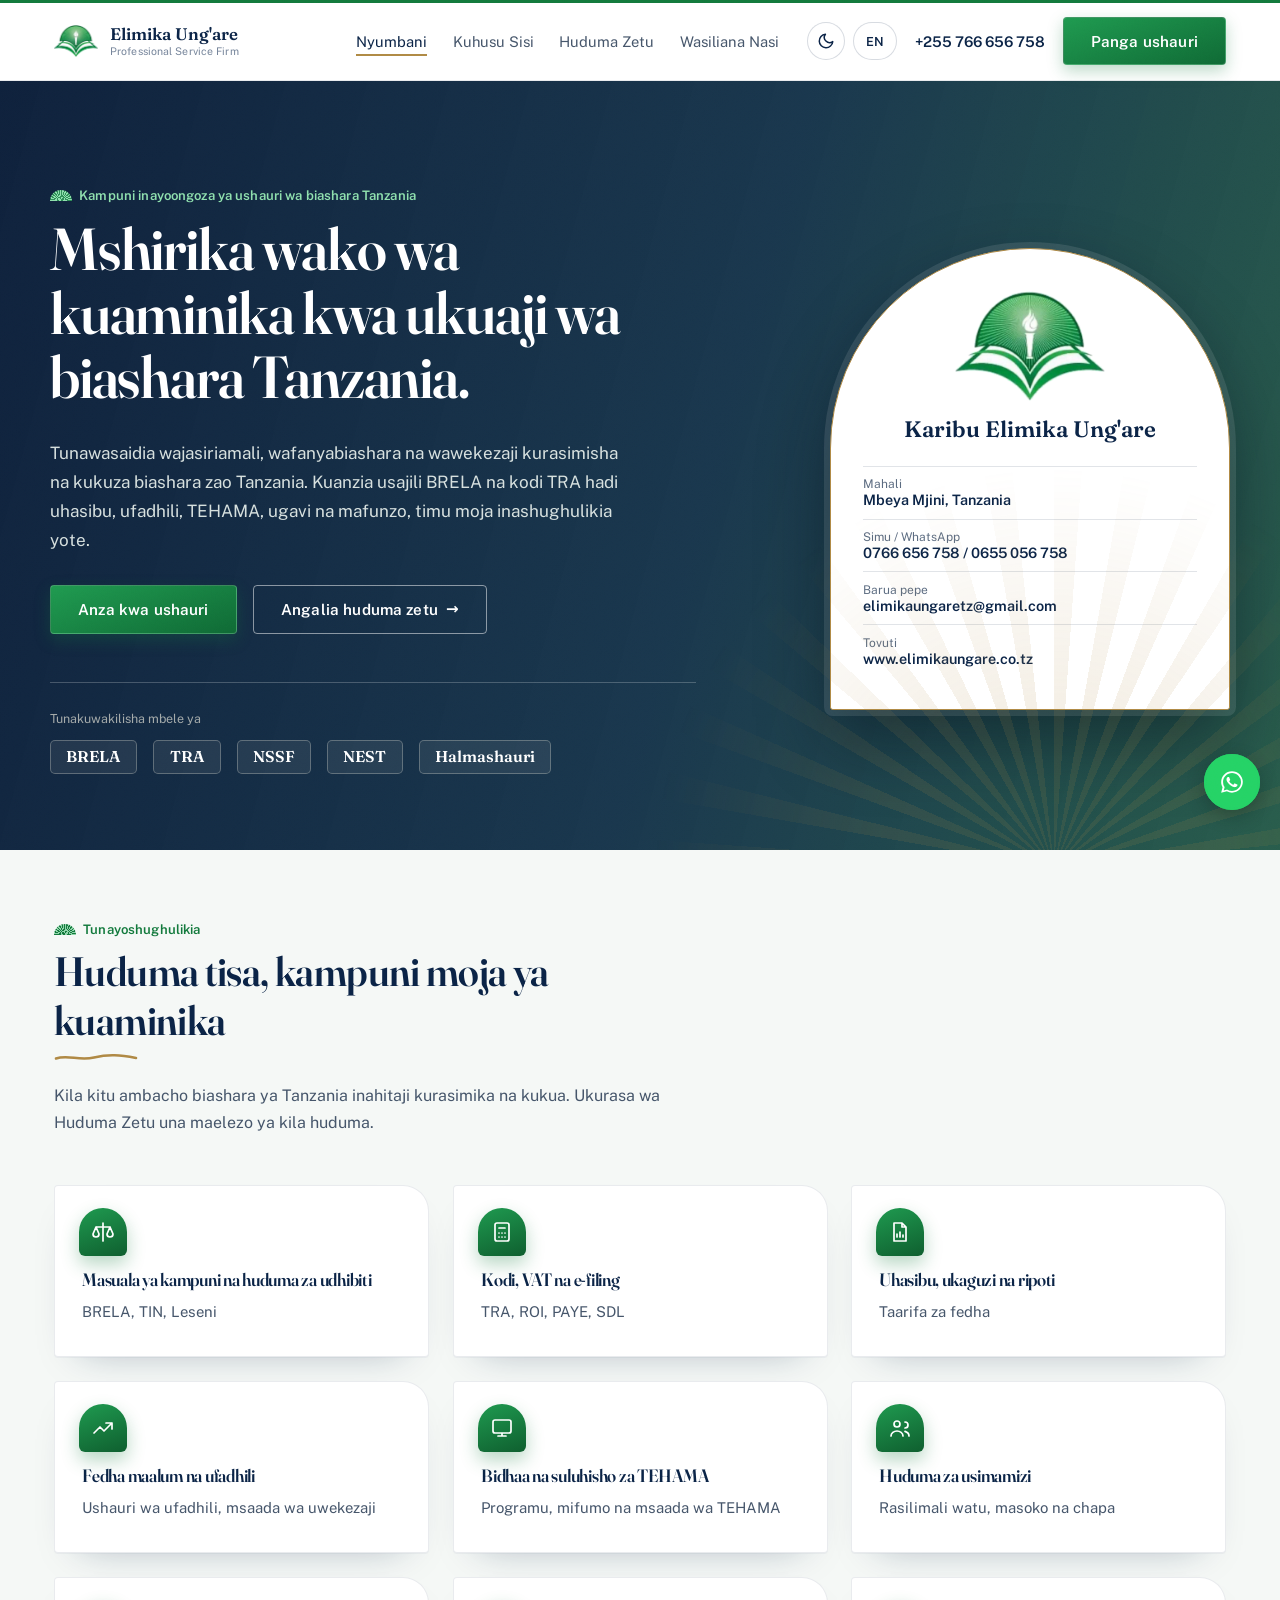
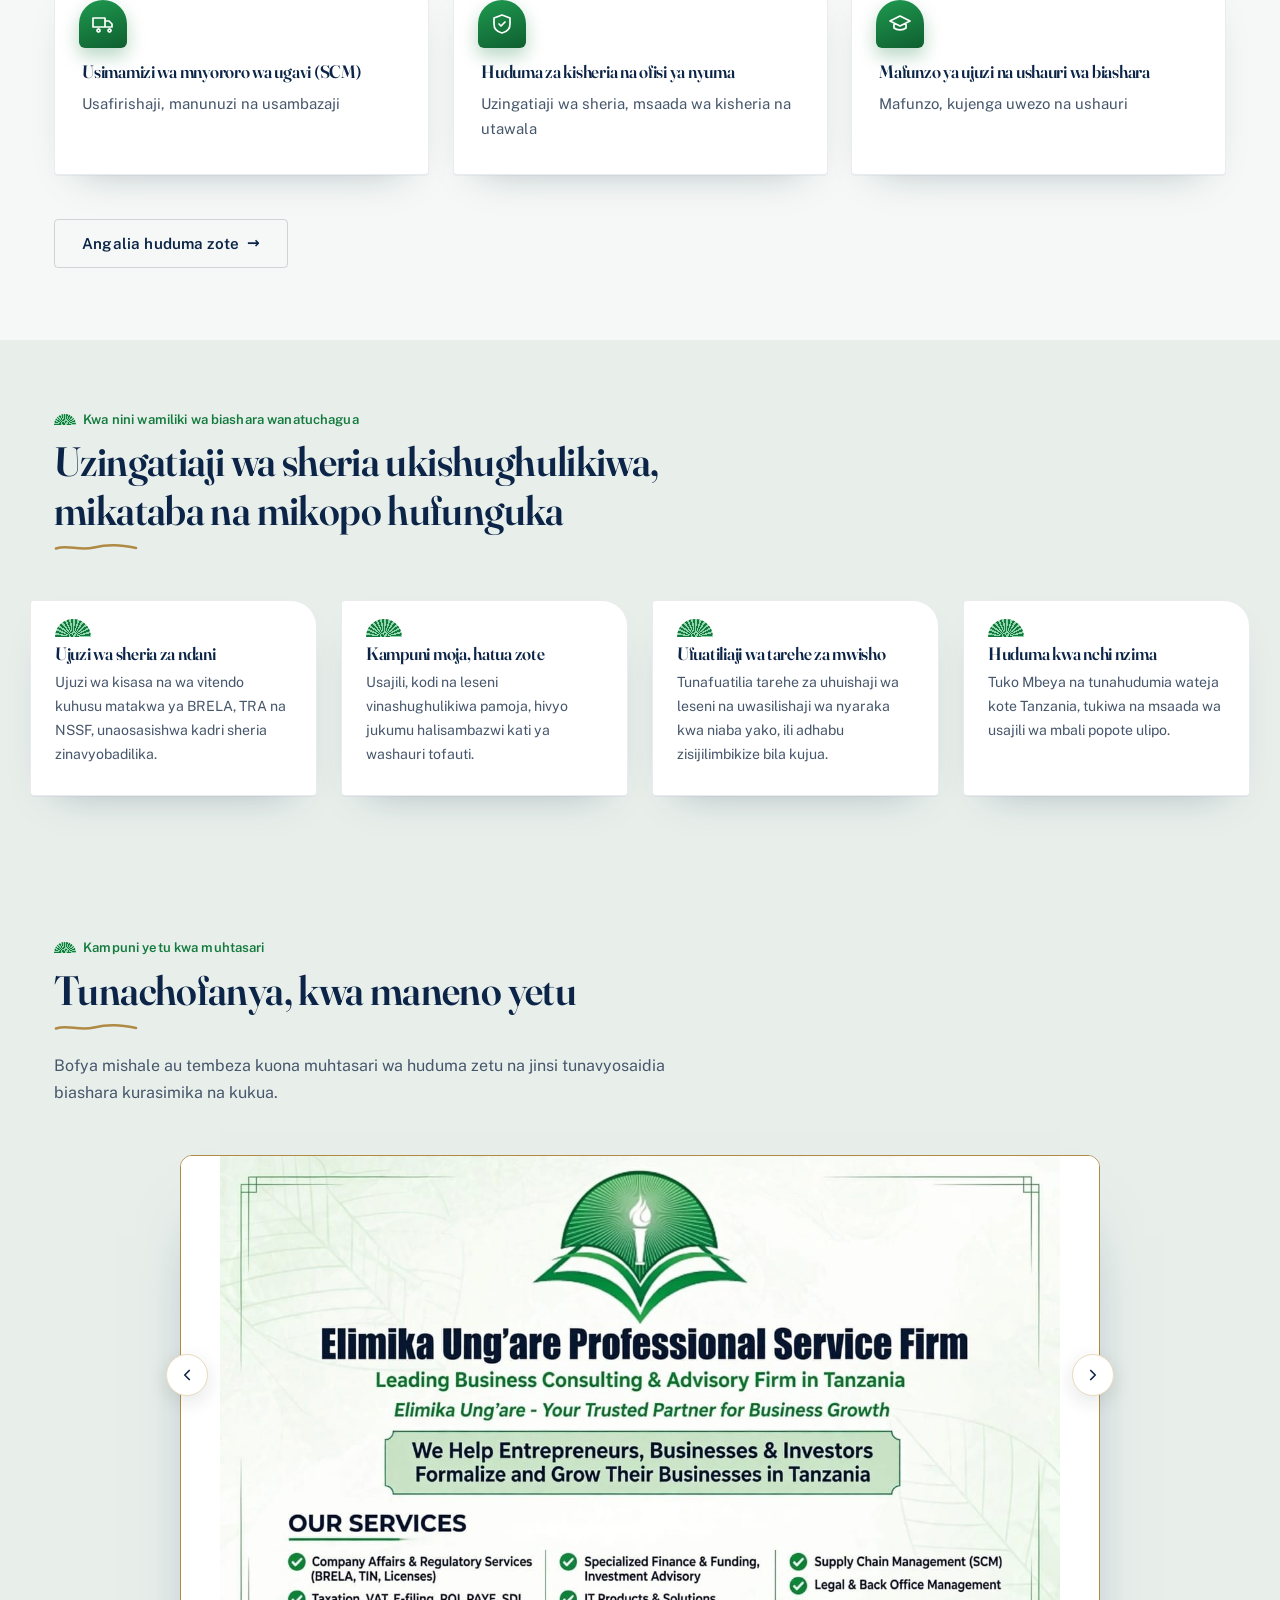
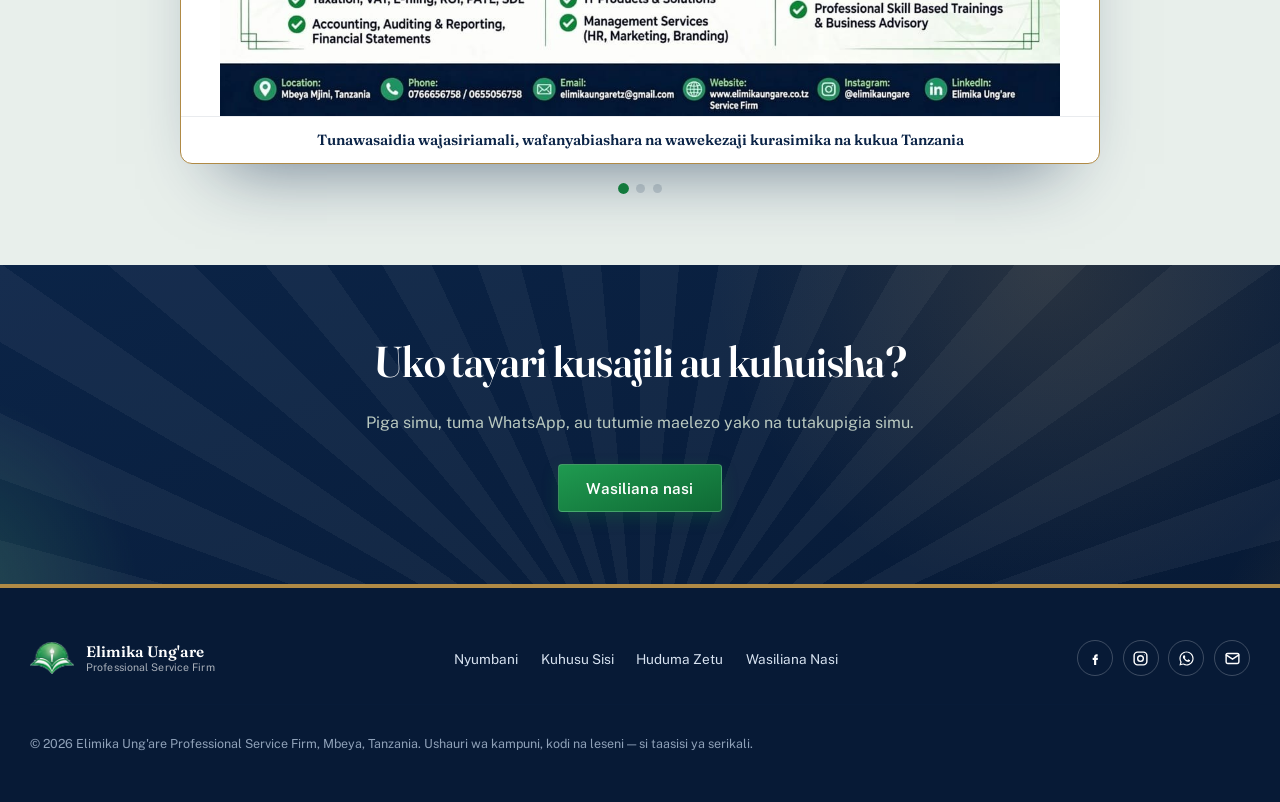
<file: index.html>
<!doctype html>
<html lang="sw">
<head>
  <meta charset="UTF-8" />
  <meta name="viewport" content="width=device-width, initial-scale=1.0" />
  <script>
    (function () {
      try {
        var saved = localStorage.getItem("elimika-theme");
        var theme = saved || (window.matchMedia && window.matchMedia("(prefers-color-scheme: dark)").matches ? "dark" : "light");
        document.documentElement.setAttribute("data-theme", theme);
        var lang = localStorage.getItem("elimika-lang") || "sw";
        document.documentElement.setAttribute("lang", lang);
      } catch (e) {}
    })();
  </script>
  <title data-en-title="Elimika Ung'are Professional Service Firm | Business Registration, Tax &amp; Licensing — Tanzania">Elimika Ung'are Professional Service Firm | Usajili wa Biashara, Kodi na Leseni — Tanzania</title>
  <meta name="description" data-en-content="Company registration, tax and licensing advisory in Tanzania — BRELA, TRA and NSSF fully handled by Elimika Ung'are Professional Service Firm, Mbeya." content="Ushauri wa usajili wa kampuni, kodi na leseni Tanzania — BRELA, TRA na NSSF vinashughulikiwa kikamilifu na Elimika Ung'are Professional Service Firm, Mbeya." />
  <link rel="preconnect" href="https://fonts.googleapis.com" />
  <link rel="preconnect" href="https://fonts.gstatic.com" crossorigin />
  <link href="https://fonts.googleapis.com/css2?family=Fraunces:opsz,wght@9..144,500;9..144,600;9..144,700&family=Public+Sans:wght@400;500;600&display=swap" rel="stylesheet" />
  <link rel="stylesheet" href="css/styles.css" />
  <link rel="stylesheet" href="css/theme.css" />
</head>
<body class="is-entering page-home">
  <div class="page-loader" aria-hidden="true">
    <span class="page-loader__dot"></span>
    <span class="page-loader__dot"></span>
    <span class="page-loader__dot"></span>
  </div>
  <div class="scroll-progress" aria-hidden="true"></div>

  <header class="header">
    <div class="header__inner">
      <button class="burger" aria-label="Fungua menyu" data-en-aria-label="Open menu" aria-expanded="false" aria-controls="site-nav" type="button">
        <span></span><span></span><span></span>
      </button>

      <a href="index.html" class="brand">
        <span class="brand__mark"><img src="img/logo.png" alt="Elimika Ung'are logo" class="brand__logo" /></span>
        <span class="brand__name">Elimika Ung'are<small>Professional Service Firm</small></span>
      </a>

      <nav class="nav" id="site-nav">
        <div class="nav__drawer-head">
          <span class="brand brand--drawer">
            <span class="brand__mark"><img src="img/logo.png" alt="" class="brand__logo" /></span>
            <span class="brand__name">Elimika Ung'are<small>Professional Service Firm</small></span>
          </span>
          <button class="nav__close" aria-label="Funga menyu" data-en-aria-label="Close menu" type="button">
            <svg viewBox="0 0 24 24" fill="none" stroke="currentColor" stroke-width="2" stroke-linecap="round" aria-hidden="true"><path d="M6 6l12 12M18 6L6 18"/></svg>
          </button>
        </div>
        <div class="nav__drawer-utils">
          <button type="button" class="util-btn theme-toggle" data-theme-toggle aria-label="Badili mwonekano wa giza" data-en-aria-label="Toggle dark mode">
            <svg class="icon-moon" viewBox="0 0 24 24" fill="none" stroke="currentColor" stroke-width="2" stroke-linecap="round" stroke-linejoin="round" aria-hidden="true"><path d="M21 12.79A9 9 0 1 1 11.21 3 7 7 0 0 0 21 12.79Z"/></svg>
            <svg class="icon-sun" viewBox="0 0 24 24" fill="none" stroke="currentColor" stroke-width="2" stroke-linecap="round" stroke-linejoin="round" aria-hidden="true"><circle cx="12" cy="12" r="4"/><path d="M12 2v2M12 20v2M4.93 4.93l1.41 1.41M17.66 17.66l1.41 1.41M2 12h2M20 12h2M4.93 19.07l1.41-1.41M17.66 6.34l1.41-1.41"/></svg>
          </button>
          <button type="button" class="util-btn lang-toggle" data-lang-toggle aria-label="Switch to English">EN</button>
        </div>
        <ul>
          <li><a href="index.html" class="nav__link nav__link--active" data-en="Home">Nyumbani</a></li>
          <li><a href="about.html" class="nav__link" data-en="About Us">Kuhusu Sisi</a></li>
          <li><a href="services.html" class="nav__link" data-en="Our Services">Huduma Zetu</a></li>
          <li><a href="contact.html" class="nav__link" data-en="Contact Us">Wasiliana Nasi</a></li>
        </ul>
        <div class="nav__drawer-foot">
          <a href="tel:+255766656758" class="nav__phone">
            <svg viewBox="0 0 24 24" fill="none" stroke="currentColor" stroke-width="2" stroke-linecap="round" stroke-linejoin="round" aria-hidden="true"><path d="M22 16.92v3a2 2 0 0 1-2.18 2 19.79 19.79 0 0 1-8.63-3.07 19.5 19.5 0 0 1-6-6 19.79 19.79 0 0 1-3.07-8.67A2 2 0 0 1 4.11 2h3a2 2 0 0 1 2 1.72c.127.96.362 1.903.7 2.81a2 2 0 0 1-.45 2.11L8.09 9.91a16 16 0 0 0 6 6l1.27-1.27a2 2 0 0 1 2.11-.45c.907.338 1.85.573 2.81.7A2 2 0 0 1 22 16.92z"/></svg>
            <span>+255 766 656 758</span>
          </a>
          <a href="contact.html" class="btn btn--gold btn--block" data-en="Book a consultation">Panga ushauri</a>
        </div>
      </nav>
      <div class="nav__backdrop"></div>

      <div class="header__actions">
        <div class="header__utils">
          <button type="button" class="util-btn theme-toggle" data-theme-toggle aria-label="Badili mwonekano wa giza" data-en-aria-label="Toggle dark mode">
            <svg class="icon-moon" viewBox="0 0 24 24" fill="none" stroke="currentColor" stroke-width="2" stroke-linecap="round" stroke-linejoin="round" aria-hidden="true"><path d="M21 12.79A9 9 0 1 1 11.21 3 7 7 0 0 0 21 12.79Z"/></svg>
            <svg class="icon-sun" viewBox="0 0 24 24" fill="none" stroke="currentColor" stroke-width="2" stroke-linecap="round" stroke-linejoin="round" aria-hidden="true"><circle cx="12" cy="12" r="4"/><path d="M12 2v2M12 20v2M4.93 4.93l1.41 1.41M17.66 17.66l1.41 1.41M2 12h2M20 12h2M4.93 19.07l1.41-1.41M17.66 6.34l1.41-1.41"/></svg>
          </button>
          <button type="button" class="util-btn lang-toggle" data-lang-toggle aria-label="Switch to English">EN</button>
        </div>
        <a href="tel:+255766656758" class="nav__phone nav__phone--desktop">+255 766 656 758</a>
        <a href="contact.html" class="btn btn--gold header__cta" data-en="Book a consultation">Panga ushauri</a>
      </div>
    </div>
  </header>

  <main>

    <section class="hero hero--flyer hero--lit">
      <div class="hero__slides" aria-hidden="true">
        <span style="background-image:url(img/elimika-poster-formalize.jpg)"></span>
        <span style="background-image:url(img/elimika-poster-services.jpg)"></span>
        <span style="background-image:url(img/elimika-poster-portrait.jpg)"></span>
      </div>
      <div class="hero__bg" aria-hidden="true"></div>
      <div class="hero--flyer__inner">
        <div class="hero--flyer__copy">
          <p class="eyebrow" data-en="Leading business consulting &amp; advisory firm in Tanzania">Kampuni inayoongoza ya ushauri wa biashara Tanzania</p>
          <h1 data-en="Your trusted partner for business growth in Tanzania.">Mshirika wako wa kuaminika kwa ukuaji wa biashara Tanzania.</h1>
          <p class="hero__lede" data-en="We help entrepreneurs, businesses and investors formalize and grow their businesses in Tanzania. From BRELA registration and TRA tax to accounting, funding, IT, supply chain and training, one team looks after it all.">
            Tunawasaidia wajasiriamali, wafanyabiashara na wawekezaji kurasimisha na
            kukuza biashara zao Tanzania. Kuanzia usajili BRELA na kodi TRA hadi
            uhasibu, ufadhili, TEHAMA, ugavi na mafunzo, timu moja inashughulikia yote.
          </p>
          <div class="hero__actions">
            <a href="contact.html" class="btn btn--gold" data-en="Start with a consultation">Anza kwa ushauri</a>
            <a href="services.html" class="btn btn--ghost" data-en="View our services">Angalia huduma zetu</a>
          </div>
          <div class="hero__trust">
            <span class="hero__trust-label" data-en="We represent you before">Tunakuwakilisha mbele ya</span>
            <ul class="hero__trust-list">
              <li>BRELA</li><li>TRA</li><li>NSSF</li><li>NEST</li><li data-en="Local Councils">Halmashauri</li>
            </ul>
          </div>
        </div>
        <aside class="hero__card">
          <div class="hero__card-arch"><img src="img/logo.png" alt="Elimika Ung'are logo" /></div>
          <p class="hero__card-title" data-en="Karibu Elimika Ung'are">Karibu Elimika Ung'are</p>
          <ul class="hero__card-list">
            <li><span data-en="Location">Mahali</span><b>Mbeya Mjini, Tanzania</b></li>
            <li><span data-en="Phone / WhatsApp">Simu / WhatsApp</span><b><a href="tel:+255766656758">0766 656 758</a> / <a href="tel:+255655056758">0655 056 758</a></b></li>
            <li><span data-en="Email">Barua pepe</span><b><a href="mailto:elimikaungaretz@gmail.com">elimikaungaretz@gmail.com</a></b></li>
            <li><span data-en="Website">Tovuti</span><b>www.elimikaungare.co.tz</b></li>
          </ul>
        </aside>
      </div>
    </section>

    <section class="section">
      <div class="section__head" data-reveal="fade">
        <span class="eyebrow" data-en="What we handle">Tunayoshughulikia</span>
        <h2 data-en="Nine service lines, one trusted firm">Huduma tisa, kampuni moja ya kuaminika</h2>
        <p class="section__lede" data-en="Everything a Tanzanian business needs to formalize and grow. The Services page has the detail on each one.">Kila kitu ambacho biashara ya Tanzania inahitaji kurasimika na kukua. Ukurasa wa Huduma Zetu una maelezo ya kila huduma.</p>
      </div>

      <div class="services-grid" data-reveal-group>
        <article class="service-card" data-reveal>
          <h3 data-en="Company affairs &amp; regulatory services">Masuala ya kampuni na huduma za udhibiti</h3>
          <p data-en="BRELA, TIN, Licenses">BRELA, TIN, Leseni</p>
        </article>
        <article class="service-card" data-reveal>
          <h3 data-en="Taxation, VAT &amp; e-filing">Kodi, VAT na e-filing</h3>
          <p data-en="TRA, ROI, PAYE, SDL">TRA, ROI, PAYE, SDL</p>
        </article>
        <article class="service-card" data-reveal>
          <h3 data-en="Accounting, auditing &amp; reporting">Uhasibu, ukaguzi na ripoti</h3>
          <p data-en="Financial statements">Taarifa za fedha</p>
        </article>
        <article class="service-card" data-reveal>
          <h3 data-en="Specialized finance &amp; funding">Fedha maalum na ufadhili</h3>
          <p data-en="Funding advisory, investment support">Ushauri wa ufadhili, msaada wa uwekezaji</p>
        </article>
        <article class="service-card" data-reveal>
          <h3 data-en="IT products &amp; solutions">Bidhaa na suluhisho za TEHAMA</h3>
          <p data-en="Software, systems and IT support">Programu, mifumo na msaada wa TEHAMA</p>
        </article>
        <article class="service-card" data-reveal>
          <h3 data-en="Management services">Huduma za usimamizi</h3>
          <p data-en="HR, marketing and branding">Rasilimali watu, masoko na chapa</p>
        </article>
        <article class="service-card" data-reveal>
          <h3 data-en="Supply chain management (SCM)">Usimamizi wa mnyororo wa ugavi (SCM)</h3>
          <p data-en="Logistics, procurement and distribution">Usafirishaji, manunuzi na usambazaji</p>
        </article>
        <article class="service-card" data-reveal>
          <h3 data-en="Legal &amp; back office management">Huduma za kisheria na ofisi ya nyuma</h3>
          <p data-en="Compliance, legal support and admin">Uzingatiaji wa sheria, msaada wa kisheria na utawala</p>
        </article>
        <article class="service-card" data-reveal>
          <h3 data-en="Skill-based training &amp; business advisory">Mafunzo ya ujuzi na ushauri wa biashara</h3>
          <p data-en="Training, capacity building and advisory">Mafunzo, kujenga uwezo na ushauri</p>
        </article>
      </div>

      <div class="section__cta" data-reveal="fade">
        <a href="services.html" class="btn btn--ghost" data-en="View all services">Angalia huduma zote</a>
      </div>
    </section>

    <section class="section section--tint">
      <div class="section__head" data-reveal="fade">
        <span class="eyebrow" data-en="Why business owners choose us">Kwa nini wamiliki wa biashara wanatuchagua</span>
        <h2 data-en="Compliance handled, contracts and credit open up">Uzingatiaji wa sheria ukishughulikiwa, mikataba na mikopo hufunguka</h2>
      </div>

      <div class="why-grid" data-reveal-group>
        <div class="why-card" data-reveal>
          <h3 data-en="Local regulatory expertise">Ujuzi wa sheria za ndani</h3>
          <p data-en="Current, practical knowledge of BRELA, TRA and NSSF requirements, kept up to date as regulations change.">Ujuzi wa kisasa na wa vitendo kuhusu matakwa ya BRELA, TRA na NSSF, unaosasishwa kadri sheria zinavyobadilika.</p>
        </div>
        <div class="why-card" data-reveal>
          <h3 data-en="One firm, every step">Kampuni moja, hatua zote</h3>
          <p data-en="Registration, tax and licensing handled together, so responsibility isn't scattered across different advisors.">Usajili, kodi na leseni vinashughulikiwa pamoja, hivyo jukumu halisambazwi kati ya washauri tofauti.</p>
        </div>
        <div class="why-card" data-reveal>
          <h3 data-en="Deadline tracking">Ufuatiliaji wa tarehe za mwisho</h3>
          <p data-en="We track license renewal and filing deadlines on your behalf, so penalties never quietly pile up.">Tunafuatilia tarehe za uhuishaji wa leseni na uwasilishaji wa nyaraka kwa niaba yako, ili adhabu zisijilimbikize bila kujua.</p>
        </div>
        <div class="why-card" data-reveal>
          <h3 data-en="Nationwide service">Huduma kwa nchi nzima</h3>
          <p data-en="We're based in Mbeya and serve clients across Tanzania, with remote registration support wherever you are.">Tuko Mbeya na tunahudumia wateja kote Tanzania, tukiwa na msaada wa usajili wa mbali popote ulipo.</p>
        </div>
      </div>
    </section>

    <section class="section section--tint">
      <div class="section__head" data-reveal="fade">
        <span class="eyebrow" data-en="Our firm at a glance">Kampuni yetu kwa muhtasari</span>
        <h2 data-en="What we do, in our own words">Tunachofanya, kwa maneno yetu</h2>
        <p class="section__lede" data-en="Click the arrows or swipe to see our service overview and how we help businesses formalize and grow.">Bofya mishale au tembeza kuona muhtasari wa huduma zetu na jinsi tunavyosaidia biashara kurasimika na kukua.</p>
      </div>

      <div class="slider" data-slider data-reveal="fade">
        <div class="slider__viewport">
          <div class="slider__track" data-slider-track>
            <figure class="slider__slide">
              <img src="img/elimika-poster-formalize.jpg" alt="Elimika Ung'are Professional Service Firm: leading business consulting and advisory firm in Tanzania, with the services overview, contacts and social media." loading="lazy" />
              <figcaption data-en="We help entrepreneurs, businesses and investors formalize and grow in Tanzania">Tunawasaidia wajasiriamali, wafanyabiashara na wawekezaji kurasimika na kukua Tanzania</figcaption>
            </figure>
            <figure class="slider__slide">
              <img src="img/elimika-poster-services.jpg" alt="Nine service lines: company affairs, taxation and VAT, accounting and auditing, finance and funding, IT, management, supply chain, legal and back office, training and advisory." loading="lazy" />
              <figcaption data-en="Our nine professional services">Huduma zetu tisa za kitaalamu</figcaption>
            </figure>
            <figure class="slider__slide">
              <img src="img/elimika-poster-portrait.jpg" alt="Elimika Ung'are Professional Service Firm: five core services on the left, management, supply chain, legal and training on the right, Mbeya Mjini." loading="lazy" />
              <figcaption data-en="Your trusted partner for business growth">Mshirika wako wa kuaminika kwa ukuaji wa biashara</figcaption>
            </figure>
          </div>
        </div>

        <button type="button" class="slider__arrow slider__arrow--prev" data-slider-prev aria-label="Tangazo lililotangulia" data-en-aria-label="Previous announcement">
          <svg viewBox="0 0 24 24" fill="none" stroke="currentColor" stroke-width="2.2" stroke-linecap="round" stroke-linejoin="round" aria-hidden="true"><path d="M15 18l-6-6 6-6"/></svg>
        </button>
        <button type="button" class="slider__arrow slider__arrow--next" data-slider-next aria-label="Tangazo linalofuata" data-en-aria-label="Next announcement">
          <svg viewBox="0 0 24 24" fill="none" stroke="currentColor" stroke-width="2.2" stroke-linecap="round" stroke-linejoin="round" aria-hidden="true"><path d="M9 18l6-6-6-6"/></svg>
        </button>

        <div class="slider__dots" data-slider-dots></div>
      </div>
    </section>

    <section class="cta-band">
      <div class="cta-band__inner" data-reveal="scale">
        <h2 data-en="Ready to register or renew?">Uko tayari kusajili au kuhuisha?</h2>
        <p data-en="Call, message us on WhatsApp, or send your details and we'll call you back.">Piga simu, tuma WhatsApp, au tutumie maelezo yako na tutakupigia simu.</p>
        <a href="contact.html" class="btn btn--gold" data-en="Contact us">Wasiliana nasi</a>
      </div>
    </section>

  </main>

  <footer class="footer">
    <div class="footer__inner">
      <div class="brand brand--footer">
        <span class="brand__mark"><img src="img/logo.png" alt="Elimika Ung'are logo" class="brand__logo" /></span>
        <span class="brand__name">Elimika Ung'are<small>Professional Service Firm</small></span>
      </div>
      <ul class="footer__nav">
        <li><a href="index.html" data-en="Home">Nyumbani</a></li>
        <li><a href="about.html" data-en="About Us">Kuhusu Sisi</a></li>
        <li><a href="services.html" data-en="Our Services">Huduma Zetu</a></li>
        <li><a href="contact.html" data-en="Contact Us">Wasiliana Nasi</a></li>
      </ul>
      <div class="footer__social">
        <a href="https://www.facebook.com/share/188k2xPYwT/" target="_blank" rel="noopener" aria-label="Facebook">
          <svg viewBox="0 0 24 24" fill="currentColor" aria-hidden="true"><path d="M13.5 9H15V6h-1.5C11.57 6 10 7.57 10 9.5V11H8v3h2v7h3v-7h2.1l.4-3H13V9.5c0-.28.22-.5.5-.5Z"/></svg>
        </a>
        <a href="https://www.instagram.com/elimikaungare?utm_source=qr&amp;stkn=ZzVqZGpxdGtseG4y" target="_blank" rel="noopener" aria-label="Instagram">
          <svg viewBox="0 0 24 24" fill="none" stroke="currentColor" stroke-width="2" stroke-linecap="round" stroke-linejoin="round" aria-hidden="true"><rect x="3" y="3" width="18" height="18" rx="5"/><circle cx="12" cy="12" r="4"/><circle cx="17.3" cy="6.7" r="0.6" fill="currentColor" stroke="none"/></svg>
        </a>
        <a href="https://wa.me/255655056758" target="_blank" rel="noopener" aria-label="WhatsApp">
          <svg viewBox="0 0 32 32" fill="currentColor" aria-hidden="true"><path d="M16.004 2.667c-7.363 0-13.333 5.97-13.333 13.333 0 2.353.615 4.56 1.69 6.474L2.667 29.333l6.99-1.833a13.26 13.26 0 0 0 6.347 1.617h.006c7.362 0 13.333-5.97 13.333-13.333S23.366 2.667 16.004 2.667Zm0 24.4h-.005a11.03 11.03 0 0 1-5.626-1.542l-.403-.24-4.15 1.088 1.108-4.045-.263-.415a11.02 11.02 0 0 1-1.696-5.913c0-6.106 4.968-11.073 11.078-11.073 2.958 0 5.738 1.153 7.829 3.246a10.996 10.996 0 0 1 3.245 7.83c-.002 6.105-4.97 11.064-11.117 11.064Zm6.073-8.287c-.333-.167-1.966-.97-2.27-1.08-.305-.111-.527-.166-.75.167-.221.333-.859 1.08-1.053 1.302-.194.222-.388.25-.72.083-.334-.167-1.41-.52-2.686-1.657-.993-.886-1.664-1.98-1.858-2.314-.194-.334-.02-.514.146-.68.15-.15.334-.389.5-.583.167-.194.222-.333.334-.556.11-.222.055-.417-.028-.583-.083-.167-.75-1.806-1.028-2.474-.271-.65-.546-.562-.75-.573-.194-.01-.417-.012-.639-.012-.222 0-.583.083-.888.417-.305.333-1.163 1.137-1.163 2.774 0 1.637 1.19 3.219 1.356 3.441.166.222 2.343 3.577 5.677 5.017.793.343 1.412.548 1.894.702.796.253 1.52.217 2.093.132.639-.095 1.966-.804 2.244-1.582.278-.777.278-1.443.194-1.582-.083-.139-.305-.222-.639-.389Z"/></svg>
        </a>
        <a href="mailto:elimikaungaretz@gmail.com" aria-label="Barua pepe">
          <svg viewBox="0 0 24 24" fill="none" stroke="currentColor" stroke-width="2" stroke-linecap="round" stroke-linejoin="round" aria-hidden="true"><rect x="3" y="5" width="18" height="14" rx="2"/><path d="m3 7 9 6 9-6"/></svg>
        </a>
      </div>

      <p class="footer__copy">&copy; <span id="year"></span> Elimika Ung'are Professional Service Firm, Mbeya, Tanzania. <span data-en="Company, tax and licensing advisory — not a government institution.">Ushauri wa kampuni, kodi na leseni — si taasisi ya serikali.</span></p>
    </div>
  </footer>

  <div class="fab-stack">
    <a class="fab fab--whatsapp" href="https://wa.me/255655056758" target="_blank" rel="noopener" aria-label="Wasiliana nasi kwa WhatsApp" data-en-aria-label="Contact us on WhatsApp">
      <svg viewBox="0 0 32 32" fill="currentColor" aria-hidden="true"><path d="M16.004 2.667c-7.363 0-13.333 5.97-13.333 13.333 0 2.353.615 4.56 1.69 6.474L2.667 29.333l6.99-1.833a13.26 13.26 0 0 0 6.347 1.617h.006c7.362 0 13.333-5.97 13.333-13.333S23.366 2.667 16.004 2.667Zm0 24.4h-.005a11.03 11.03 0 0 1-5.626-1.542l-.403-.24-4.15 1.088 1.108-4.045-.263-.415a11.02 11.02 0 0 1-1.696-5.913c0-6.106 4.968-11.073 11.078-11.073 2.958 0 5.738 1.153 7.829 3.246a10.996 10.996 0 0 1 3.245 7.83c-.002 6.105-4.97 11.064-11.117 11.064Zm6.073-8.287c-.333-.167-1.966-.97-2.27-1.08-.305-.111-.527-.166-.75.167-.221.333-.859 1.08-1.053 1.302-.194.222-.388.25-.72.083-.334-.167-1.41-.52-2.686-1.657-.993-.886-1.664-1.98-1.858-2.314-.194-.334-.02-.514.146-.68.15-.15.334-.389.5-.583.167-.194.222-.333.334-.556.11-.222.055-.417-.028-.583-.083-.167-.75-1.806-1.028-2.474-.271-.65-.546-.562-.75-.573-.194-.01-.417-.012-.639-.012-.222 0-.583.083-.888.417-.305.333-1.163 1.137-1.163 2.774 0 1.637 1.19 3.219 1.356 3.441.166.222 2.343 3.577 5.677 5.017.793.343 1.412.548 1.894.702.796.253 1.52.217 2.093.132.639-.095 1.966-.804 2.244-1.582.278-.777.278-1.443.194-1.582-.083-.139-.305-.222-.639-.389Z"/></svg>
    </a>
    <button type="button" class="fab fab--top" aria-label="Rudi juu" data-en-aria-label="Back to top">
      <svg viewBox="0 0 24 24" fill="none" stroke="currentColor" stroke-width="2.4" stroke-linecap="round" stroke-linejoin="round" aria-hidden="true"><path d="M12 19V5"/><path d="M5 12l7-7 7 7"/></svg>
    </button>
  </div>

  <script src="js/script.js"></script>
  <script>document.getElementById("year").textContent = new Date().getFullYear();</script>
</body>
</html>
</file>
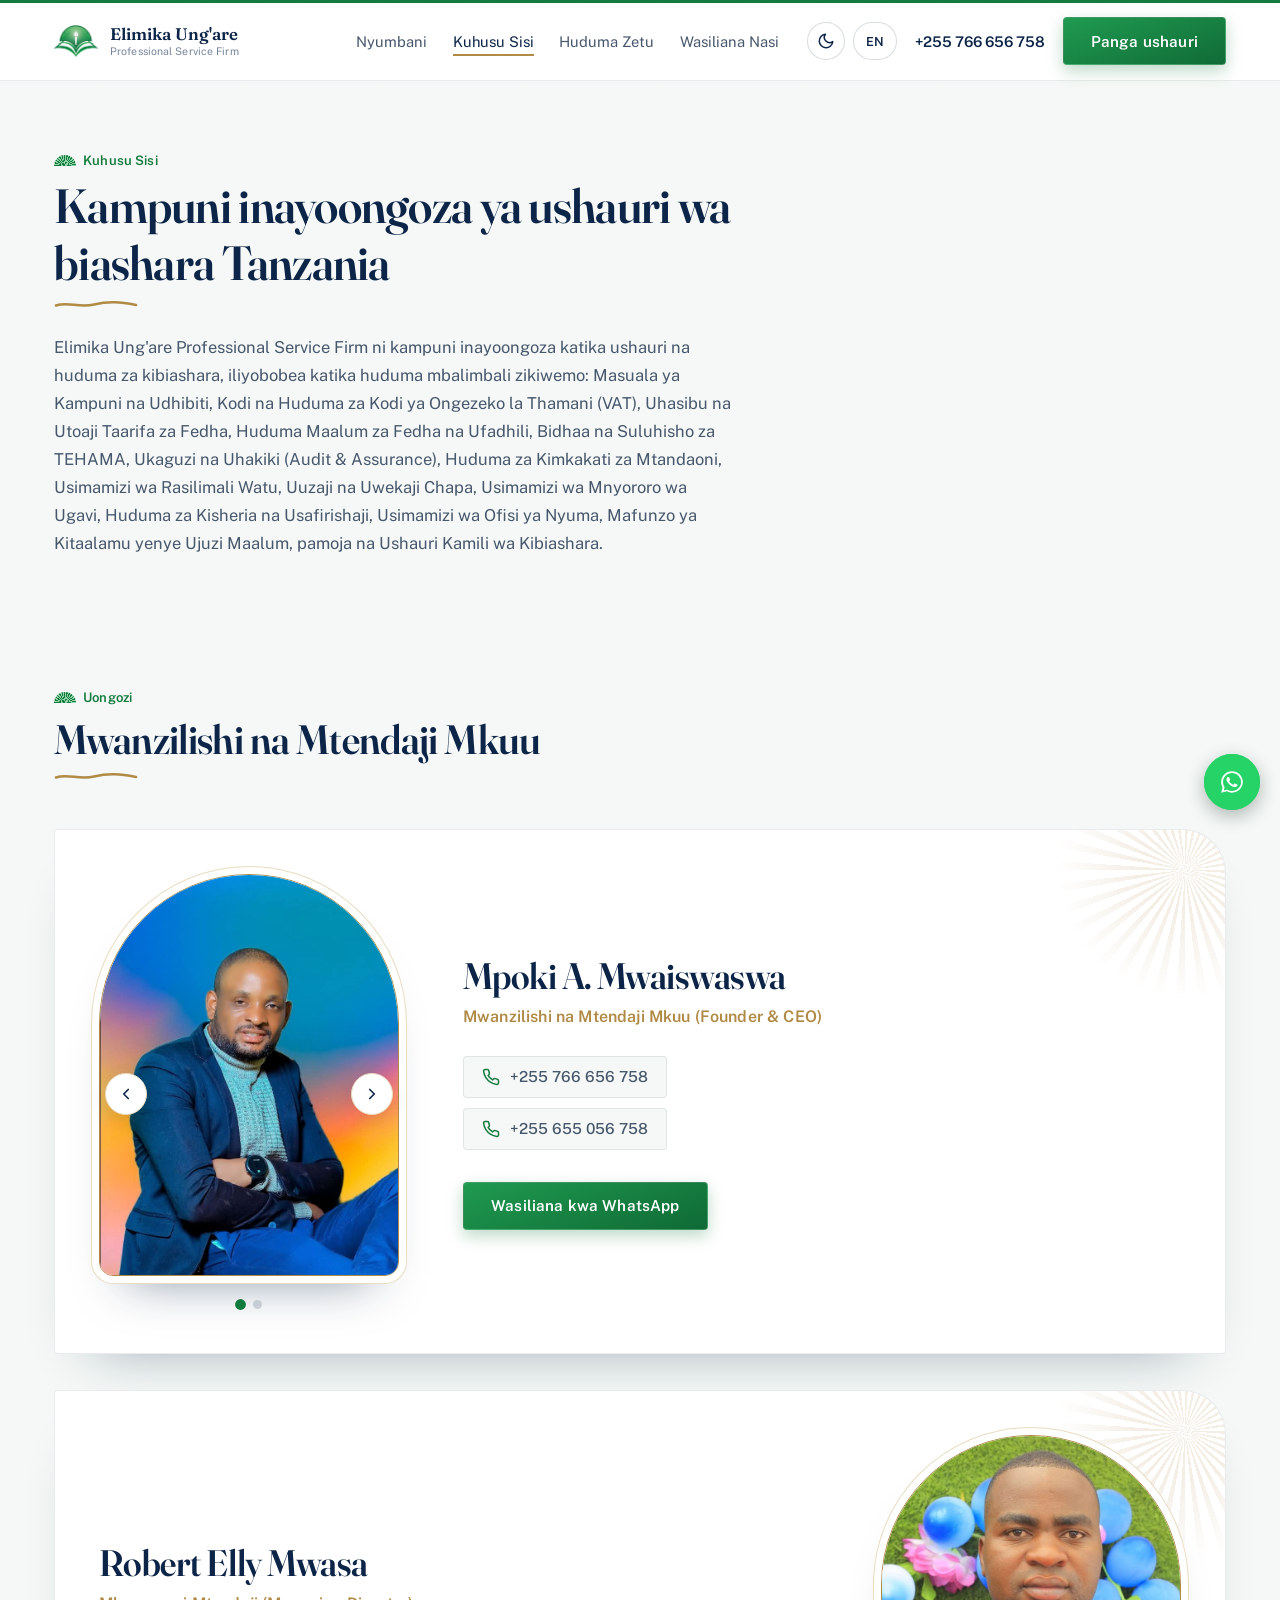
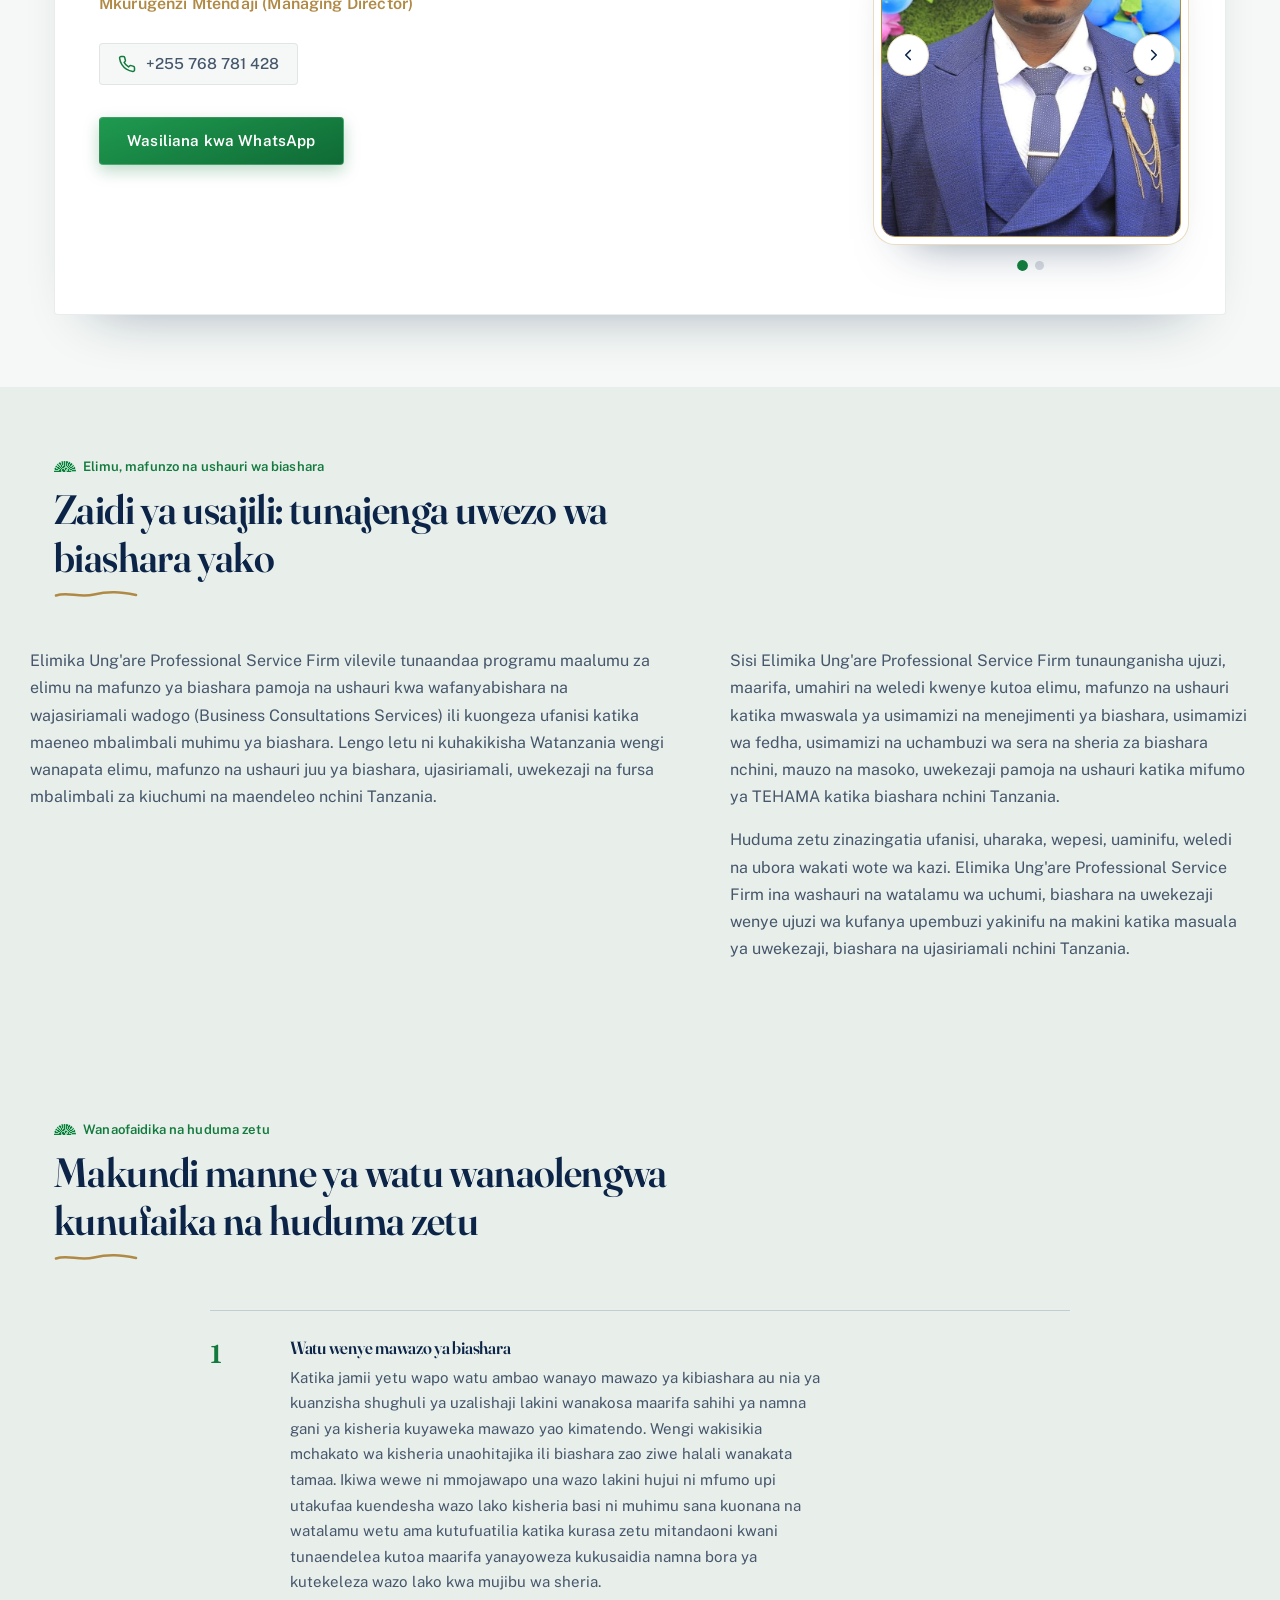
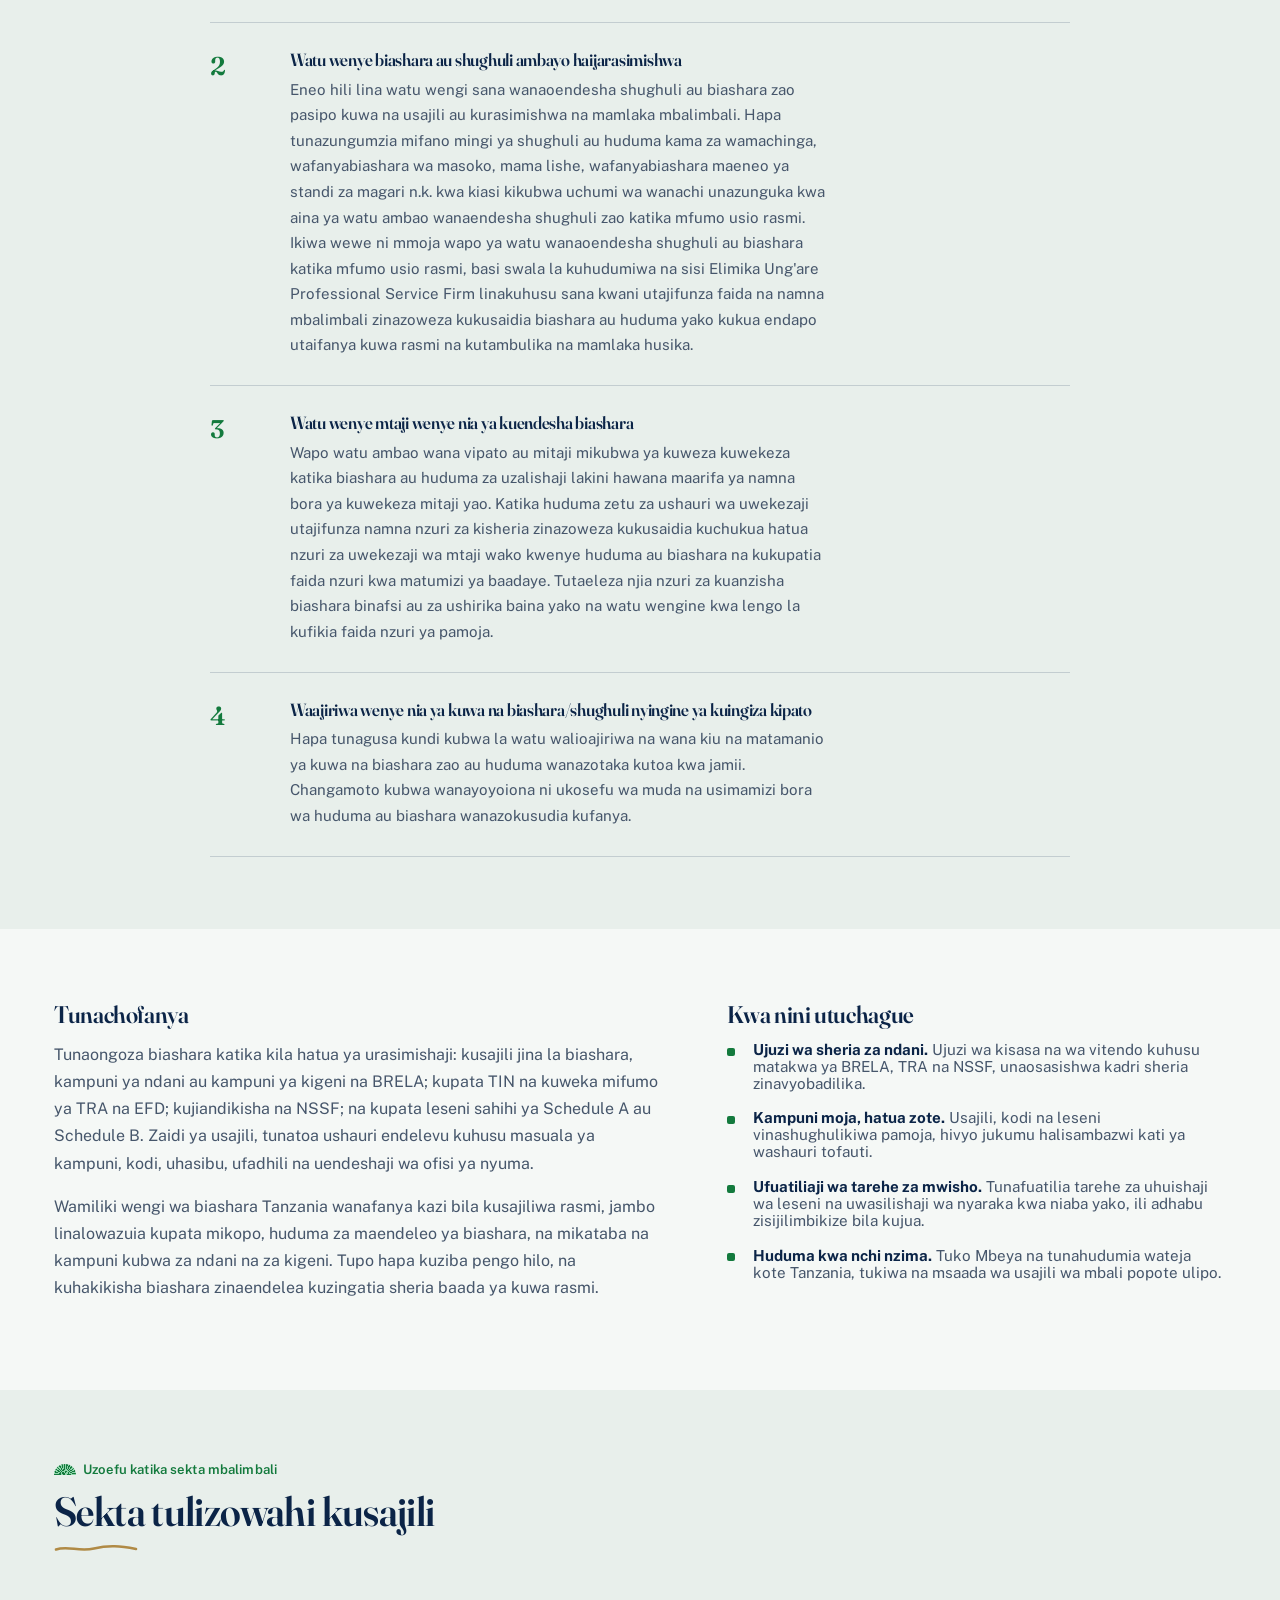
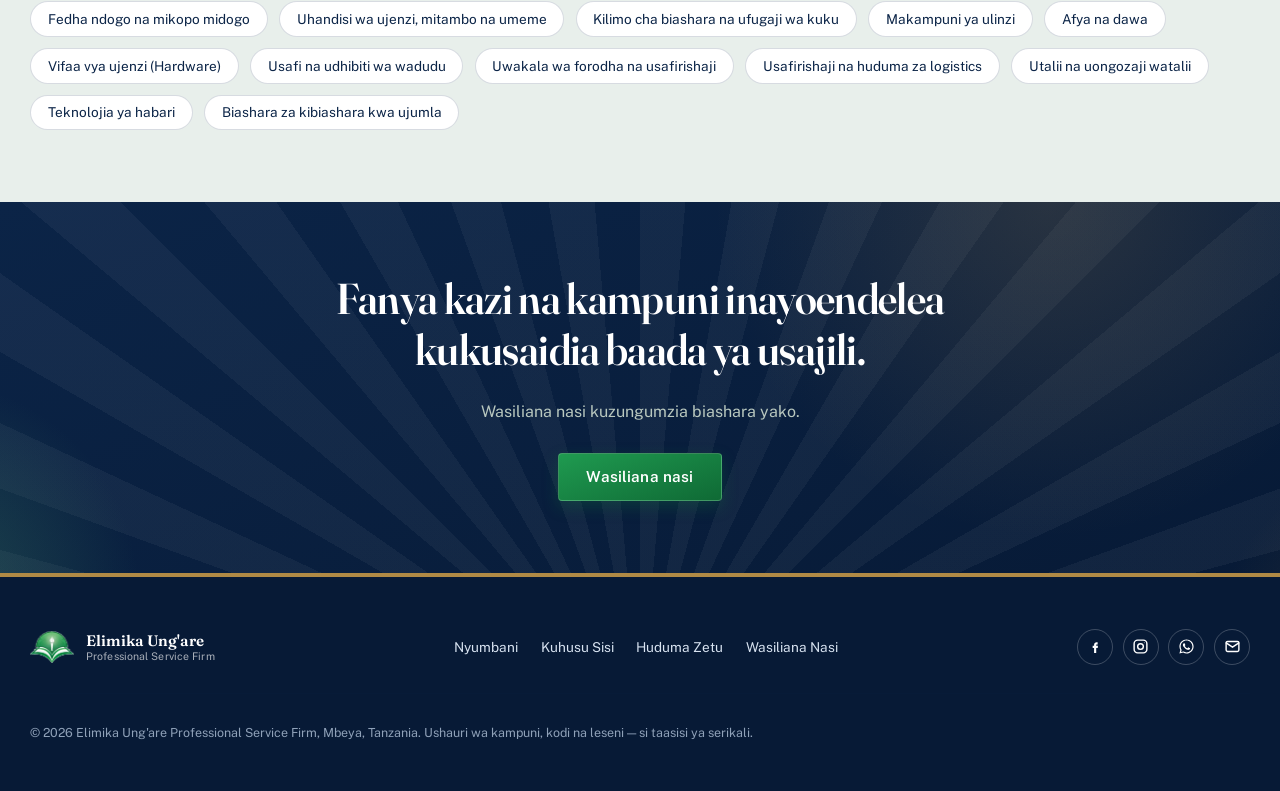
<file: about.html>
<!doctype html>
<html lang="sw">
<head>
  <meta charset="UTF-8" />
  <meta name="viewport" content="width=device-width, initial-scale=1.0" />
  <script>
    (function () {
      try {
        var saved = localStorage.getItem("elimika-theme");
        var theme = saved || (window.matchMedia && window.matchMedia("(prefers-color-scheme: dark)").matches ? "dark" : "light");
        document.documentElement.setAttribute("data-theme", theme);
        var lang = localStorage.getItem("elimika-lang") || "sw";
        document.documentElement.setAttribute("lang", lang);
      } catch (e) {}
    })();
  </script>
  <title data-en-title="About Us | Elimika Ung'are Professional Service Firm">Kuhusu Sisi | Elimika Ung'are Professional Service Firm</title>
  <meta name="description" data-en-content="Elimika Ung'are Professional Service Firm is a business advisory firm based in Mbeya, Tanzania, serving entrepreneurs and institutions for over five years." content="Elimika Ung'are Professional Service Firm ni kampuni ya ushauri wa biashara iliyopo Mbeya, Tanzania, inayohudumia wajasiriamali na taasisi kwa zaidi ya miaka mitano." />
  <link rel="preconnect" href="https://fonts.googleapis.com" />
  <link rel="preconnect" href="https://fonts.gstatic.com" crossorigin />
  <link href="https://fonts.googleapis.com/css2?family=Fraunces:opsz,wght@9..144,500;9..144,600;9..144,700&family=Public+Sans:wght@400;500;600&display=swap" rel="stylesheet" />
  <link rel="stylesheet" href="css/styles.css" />
  <link rel="stylesheet" href="css/theme.css" />
</head>
<body class="is-entering">
  <div class="page-loader" aria-hidden="true">
    <span class="page-loader__dot"></span>
    <span class="page-loader__dot"></span>
    <span class="page-loader__dot"></span>
  </div>
  <div class="scroll-progress" aria-hidden="true"></div>

  <header class="header">
    <div class="header__inner">
      <button class="burger" aria-label="Fungua menyu" data-en-aria-label="Open menu" aria-expanded="false" aria-controls="site-nav" type="button">
        <span></span><span></span><span></span>
      </button>

      <a href="index.html" class="brand">
        <span class="brand__mark"><img src="img/logo.png" alt="Elimika Ung'are logo" class="brand__logo" /></span>
        <span class="brand__name">Elimika Ung'are<small>Professional Service Firm</small></span>
      </a>

      <nav class="nav" id="site-nav">
        <div class="nav__drawer-head">
          <span class="brand brand--drawer">
            <span class="brand__mark"><img src="img/logo.png" alt="" class="brand__logo" /></span>
            <span class="brand__name">Elimika Ung'are<small>Professional Service Firm</small></span>
          </span>
          <button class="nav__close" aria-label="Funga menyu" data-en-aria-label="Close menu" type="button">
            <svg viewBox="0 0 24 24" fill="none" stroke="currentColor" stroke-width="2" stroke-linecap="round" aria-hidden="true"><path d="M6 6l12 12M18 6L6 18"/></svg>
          </button>
        </div>
        <div class="nav__drawer-utils">
          <button type="button" class="util-btn theme-toggle" data-theme-toggle aria-label="Badili mwonekano wa giza" data-en-aria-label="Toggle dark mode">
            <svg class="icon-moon" viewBox="0 0 24 24" fill="none" stroke="currentColor" stroke-width="2" stroke-linecap="round" stroke-linejoin="round" aria-hidden="true"><path d="M21 12.79A9 9 0 1 1 11.21 3 7 7 0 0 0 21 12.79Z"/></svg>
            <svg class="icon-sun" viewBox="0 0 24 24" fill="none" stroke="currentColor" stroke-width="2" stroke-linecap="round" stroke-linejoin="round" aria-hidden="true"><circle cx="12" cy="12" r="4"/><path d="M12 2v2M12 20v2M4.93 4.93l1.41 1.41M17.66 17.66l1.41 1.41M2 12h2M20 12h2M4.93 19.07l1.41-1.41M17.66 6.34l1.41-1.41"/></svg>
          </button>
          <button type="button" class="util-btn lang-toggle" data-lang-toggle aria-label="Switch to English">EN</button>
        </div>
        <ul>
          <li><a href="index.html" class="nav__link" data-en="Home">Nyumbani</a></li>
          <li><a href="about.html" class="nav__link nav__link--active" data-en="About Us">Kuhusu Sisi</a></li>
          <li><a href="services.html" class="nav__link" data-en="Our Services">Huduma Zetu</a></li>
          <li><a href="contact.html" class="nav__link" data-en="Contact Us">Wasiliana Nasi</a></li>
        </ul>
        <div class="nav__drawer-foot">
          <a href="tel:+255655056758" class="nav__phone">
            <svg viewBox="0 0 24 24" fill="none" stroke="currentColor" stroke-width="2" stroke-linecap="round" stroke-linejoin="round" aria-hidden="true"><path d="M22 16.92v3a2 2 0 0 1-2.18 2 19.79 19.79 0 0 1-8.63-3.07 19.5 19.5 0 0 1-6-6 19.79 19.79 0 0 1-3.07-8.67A2 2 0 0 1 4.11 2h3a2 2 0 0 1 2 1.72c.127.96.362 1.903.7 2.81a2 2 0 0 1-.45 2.11L8.09 9.91a16 16 0 0 0 6 6l1.27-1.27a2 2 0 0 1 2.11-.45c.907.338 1.85.573 2.81.7A2 2 0 0 1 22 16.92z"/></svg>
            <span>+255 766 656 758</span>
          </a>
          <a href="contact.html" class="btn btn--gold btn--block" data-en="Book a consultation">Panga ushauri</a>
        </div>
      </nav>
      <div class="nav__backdrop"></div>

      <div class="header__actions">
        <div class="header__utils">
          <button type="button" class="util-btn theme-toggle" data-theme-toggle aria-label="Badili mwonekano wa giza" data-en-aria-label="Toggle dark mode">
            <svg class="icon-moon" viewBox="0 0 24 24" fill="none" stroke="currentColor" stroke-width="2" stroke-linecap="round" stroke-linejoin="round" aria-hidden="true"><path d="M21 12.79A9 9 0 1 1 11.21 3 7 7 0 0 0 21 12.79Z"/></svg>
            <svg class="icon-sun" viewBox="0 0 24 24" fill="none" stroke="currentColor" stroke-width="2" stroke-linecap="round" stroke-linejoin="round" aria-hidden="true"><circle cx="12" cy="12" r="4"/><path d="M12 2v2M12 20v2M4.93 4.93l1.41 1.41M17.66 17.66l1.41 1.41M2 12h2M20 12h2M4.93 19.07l1.41-1.41M17.66 6.34l1.41-1.41"/></svg>
          </button>
          <button type="button" class="util-btn lang-toggle" data-lang-toggle aria-label="Switch to English">EN</button>
        </div>
        <a href="tel:+255655056758" class="nav__phone nav__phone--desktop">+255 766 656 758</a>
        <a href="contact.html" class="btn btn--gold header__cta" data-en="Book a consultation">Panga ushauri</a>
      </div>
    </div>
  </header>

  <main>

    <section class="page-header">
      <span class="eyebrow" data-en="About Us">Kuhusu Sisi</span>
      <h1 data-en="Leading business consulting &amp; advisory firm in Tanzania">Kampuni inayoongoza ya ushauri wa biashara Tanzania</h1>
      <p class="page-header__lede" data-en="Elimika Ung'are Professional Service Firm is a leading business advisory and services firm, specialising in areas including: Corporate Affairs and Regulatory Compliance, Tax and VAT Services, Accounting and Financial Reporting, Specialised Finance and Funding Services, ICT Products and Solutions, Audit and Assurance, Strategic Online Services, Human Resource Management, Marketing and Branding, Supply Chain Management, Legal and Logistics Services, Back-Office Management, Specialised Professional Training, and Comprehensive Business Advisory.">
        Elimika Ung'are Professional Service Firm ni kampuni inayoongoza
        katika ushauri na huduma za kibiashara, iliyobobea katika huduma
        mbalimbali zikiwemo: Masuala ya Kampuni na Udhibiti, Kodi na Huduma
        za Kodi ya Ongezeko la Thamani (VAT), Uhasibu na Utoaji Taarifa za
        Fedha, Huduma Maalum za Fedha na Ufadhili, Bidhaa na Suluhisho za
        TEHAMA, Ukaguzi na Uhakiki (Audit &amp; Assurance), Huduma za
        Kimkakati za Mtandaoni, Usimamizi wa Rasilimali Watu, Uuzaji na
        Uwekaji Chapa, Usimamizi wa Mnyororo wa Ugavi, Huduma za Kisheria na
        Usafirishaji, Usimamizi wa Ofisi ya Nyuma, Mafunzo ya Kitaalamu yenye
        Ujuzi Maalum, pamoja na Ushauri Kamili wa Kibiashara.
      </p>
    </section>

    <section class="section">
      <div class="section__head" data-reveal="fade">
        <span class="eyebrow" data-en="Leadership">Uongozi</span>
        <h2 data-en="Founder &amp; CEO">Mwanzilishi na Mtendaji Mkuu</h2>
      </div>

      <div class="leader" data-reveal="fade">
        <div class="slider slider--portrait" data-slider>
          <div class="slider__viewport">
            <div class="slider__track" data-slider-track>
              <figure class="slider__slide">
                <img src="img/founder-ceo-1.jpg" alt="Mpoki A. Mwaiswaswa, Mwanzilishi na Mtendaji Mkuu wa Elimika Ung'are Professional Service Firm" loading="lazy" />
              </figure>
              <figure class="slider__slide">
                <img src="img/founder-ceo-2.jpg" alt="Mpoki A. Mwaiswaswa akifanya kazi ofisini, Mwanzilishi na Mtendaji Mkuu wa Elimika Ung'are Professional Service Firm" loading="lazy" />
              </figure>
            </div>
          </div>

          <button type="button" class="slider__arrow slider__arrow--prev" data-slider-prev aria-label="Picha iliyotangulia" data-en-aria-label="Previous photo">
            <svg viewBox="0 0 24 24" fill="none" stroke="currentColor" stroke-width="2.2" stroke-linecap="round" stroke-linejoin="round" aria-hidden="true"><path d="M15 18l-6-6 6-6"/></svg>
          </button>
          <button type="button" class="slider__arrow slider__arrow--next" data-slider-next aria-label="Picha inayofuata" data-en-aria-label="Next photo">
            <svg viewBox="0 0 24 24" fill="none" stroke="currentColor" stroke-width="2.2" stroke-linecap="round" stroke-linejoin="round" aria-hidden="true"><path d="M9 18l6-6-6-6"/></svg>
          </button>

          <div class="slider__dots" data-slider-dots></div>
        </div>

        <div class="leader__info">
          <h3>Mpoki A. Mwaiswaswa</h3>
          <p class="leader__title" data-en="Founder &amp; CEO">Mwanzilishi na Mtendaji Mkuu (Founder &amp; CEO)</p>
          <a href="tel:+255655056758" class="leader__contact">
            <svg viewBox="0 0 24 24" fill="none" stroke="currentColor" stroke-width="2" stroke-linecap="round" stroke-linejoin="round" aria-hidden="true"><path d="M22 16.92v3a2 2 0 0 1-2.18 2 19.79 19.79 0 0 1-8.63-3.07 19.5 19.5 0 0 1-6-6 19.79 19.79 0 0 1-3.07-8.67A2 2 0 0 1 4.11 2h3a2 2 0 0 1 2 1.72c.127.96.362 1.903.7 2.81a2 2 0 0 1-.45 2.11L8.09 9.91a16 16 0 0 0 6 6l1.27-1.27a2 2 0 0 1 2.11-.45c.907.338 1.85.573 2.81.7A2 2 0 0 1 22 16.92z"/></svg>
            <span>+255 766 656 758</span>
          </a>
          <a href="tel:+255655056758" class="leader__contact">
            <svg viewBox="0 0 24 24" fill="none" stroke="currentColor" stroke-width="2" stroke-linecap="round" stroke-linejoin="round" aria-hidden="true"><path d="M22 16.92v3a2 2 0 0 1-2.18 2 19.79 19.79 0 0 1-8.63-3.07 19.5 19.5 0 0 1-6-6 19.79 19.79 0 0 1-3.07-8.67A2 2 0 0 1 4.11 2h3a2 2 0 0 1 2 1.72c.127.96.362 1.903.7 2.81a2 2 0 0 1-.45 2.11L8.09 9.91a16 16 0 0 0 6 6l1.27-1.27a2 2 0 0 1 2.11-.45c.907.338 1.85.573 2.81.7A2 2 0 0 1 22 16.92z"/></svg>
            <span>+255 655 056 758</span>
          </a>
          <a href="https://wa.me/255655056758" target="_blank" rel="noopener" class="btn btn--gold" data-en="Message on WhatsApp">Wasiliana kwa WhatsApp</a>
        </div>
      </div>

      <div class="leader leader--reverse" data-reveal="fade">
        <div class="slider slider--portrait" data-slider>
          <div class="slider__viewport">
            <div class="slider__track" data-slider-track>
              <figure class="slider__slide">
                <img src="img/md-robert-1.jpg" alt="Robert Elly Mwasa, Mkurugenzi Mtendaji (Managing Director) wa Elimika Ung'are Professional Service Firm" loading="lazy" />
              </figure>
              <figure class="slider__slide">
                <img src="img/md-robert-2.jpg" alt="Robert Elly Mwasa akiwa katika sherehe ya mahafali, Mkurugenzi Mtendaji wa Elimika Ung'are Professional Service Firm" loading="lazy" />
              </figure>
            </div>
          </div>

          <button type="button" class="slider__arrow slider__arrow--prev" data-slider-prev aria-label="Picha iliyotangulia" data-en-aria-label="Previous photo">
            <svg viewBox="0 0 24 24" fill="none" stroke="currentColor" stroke-width="2.2" stroke-linecap="round" stroke-linejoin="round" aria-hidden="true"><path d="M15 18l-6-6 6-6"/></svg>
          </button>
          <button type="button" class="slider__arrow slider__arrow--next" data-slider-next aria-label="Picha inayofuata" data-en-aria-label="Next photo">
            <svg viewBox="0 0 24 24" fill="none" stroke="currentColor" stroke-width="2.2" stroke-linecap="round" stroke-linejoin="round" aria-hidden="true"><path d="M9 18l6-6-6-6"/></svg>
          </button>

          <div class="slider__dots" data-slider-dots></div>
        </div>

        <div class="leader__info">
          <h3>Robert Elly Mwasa</h3>
          <p class="leader__title" data-en="Managing Director">Mkurugenzi Mtendaji (Managing Director)</p>
          <a href="tel:+255768781428" class="leader__contact">
            <svg viewBox="0 0 24 24" fill="none" stroke="currentColor" stroke-width="2" stroke-linecap="round" stroke-linejoin="round" aria-hidden="true"><path d="M22 16.92v3a2 2 0 0 1-2.18 2 19.79 19.79 0 0 1-8.63-3.07 19.5 19.5 0 0 1-6-6 19.79 19.79 0 0 1-3.07-8.67A2 2 0 0 1 4.11 2h3a2 2 0 0 1 2 1.72c.127.96.362 1.903.7 2.81a2 2 0 0 1-.45 2.11L8.09 9.91a16 16 0 0 0 6 6l1.27-1.27a2 2 0 0 1 2.11-.45c.907.338 1.85.573 2.81.7A2 2 0 0 1 22 16.92z"/></svg>
            <span>+255 768 781 428</span>
          </a>
          <a href="https://wa.me/255768781428" target="_blank" rel="noopener" class="btn btn--gold" data-en="Message on WhatsApp">Wasiliana kwa WhatsApp</a>
        </div>
      </div>
    </section>

    <section class="section section--tint">
      <div class="section__head" data-reveal="fade">
        <span class="eyebrow" data-en="Education, training and business advisory">Elimu, mafunzo na ushauri wa biashara</span>
        <h2 data-en="Beyond registration: building your business capacity">Zaidi ya usajili: tunajenga uwezo wa biashara yako</h2>
      </div>
      <div class="split">
        <div data-reveal="left">
          <p data-en="Elimika Ung'are Professional Service Firm also runs dedicated business education and training programmes, together with Business Consultation Services for small business owners and entrepreneurs, to raise effectiveness across key business areas. Our goal is to make sure more Tanzanians have access to education, training and advice on business, entrepreneurship, investment and the wider economic and development opportunities available in Tanzania.">
            Elimika Ung'are Professional Service Firm vilevile tunaandaa
            programu maalumu za elimu na mafunzo ya biashara pamoja na ushauri
            kwa wafanyabishara na wajasiriamali wadogo (Business Consultations
            Services) ili kuongeza ufanisi katika maeneo mbalimbali muhimu ya
            biashara. Lengo letu ni kuhakikisha Watanzania wengi wanapata
            elimu, mafunzo na ushauri juu ya biashara, ujasiriamali, uwekezaji
            na fursa mbalimbali za kiuchumi na maendeleo nchini Tanzania.
          </p>
        </div>
        <div data-reveal="right">
          <p data-en="Elimika Ung'are Professional Service Firm brings together skill, knowledge and professionalism to deliver education, training and advisory on business management, financial management, analysis of national business policy and law, sales and marketing, investment, and ICT systems for business in Tanzania.">
            Sisi Elimika Ung'are Professional Service Firm tunaunganisha
            ujuzi, maarifa, umahiri na weledi kwenye kutoa elimu, mafunzo na
            ushauri katika mwaswala ya usimamizi na menejimenti ya biashara,
            usimamizi wa fedha, usimamizi na uchambuzi wa sera na sheria za
            biashara nchini, mauzo na masoko, uwekezaji pamoja na ushauri
            katika mifumo ya TEHAMA katika biashara nchini Tanzania.
          </p>
          <p data-en="Our services are guided by efficiency, speed, agility, integrity, professionalism and quality at every stage of the work. Elimika Ung'are Professional Service Firm has economics, business and investment advisors and specialists skilled in conducting careful feasibility studies on investment, business and entrepreneurship matters in Tanzania.">
            Huduma zetu zinazingatia ufanisi, uharaka, wepesi, uaminifu,
            weledi na ubora wakati wote wa kazi. Elimika Ung'are Professional
            Service Firm ina washauri na watalamu wa uchumi, biashara na
            uwekezaji wenye ujuzi wa kufanya upembuzi yakinifu na makini
            katika masuala ya uwekezaji, biashara na ujasiriamali nchini
            Tanzania.
          </p>
        </div>
      </div>
    </section>

    <section class="section section--tint">
      <div class="section__head" data-reveal="fade">
        <span class="eyebrow" data-en="Who benefits from our services">Wanaofaidika na huduma zetu</span>
        <h2 data-en="Four groups of people our services are designed for">Makundi manne ya watu wanaolengwa kunufaika na huduma zetu</h2>
      </div>
      <ol class="process" data-reveal-group>
        <li class="process__step" data-reveal>
          <span class="process__n">1</span>
          <div>
            <h3 data-en="People with a business idea">Watu wenye mawazo ya biashara</h3>
            <p data-en="In our society there are people with business ideas or the intention to start a production activity, but who lack the right knowledge of the legal way to put those ideas into practice. Many give up once they hear about the legal process required to make their business legitimate. If you are one of these people — you have an idea but don't know which structure suits it legally — it is important to meet our specialists or follow our online pages, since we continue sharing knowledge that can help you carry out your idea in accordance with the law.">Katika jamii yetu wapo watu ambao wanayo mawazo ya kibiashara au nia ya kuanzisha shughuli ya uzalishaji lakini wanakosa maarifa sahihi ya namna gani ya kisheria kuyaweka mawazo yao kimatendo. Wengi wakisikia mchakato wa kisheria unaohitajika ili biashara zao ziwe halali wanakata tamaa. Ikiwa wewe ni mmojawapo una wazo lakini hujui ni mfumo upi utakufaa kuendesha wazo lako kisheria basi ni muhimu sana kuonana na watalamu wetu ama kutufuatilia katika kurasa zetu mitandaoni kwani tunaendelea kutoa maarifa yanayoweza kukusaidia namna bora ya kutekeleza wazo lako kwa mujibu wa sheria.</p>
          </div>
        </li>
        <li class="process__step" data-reveal>
          <span class="process__n">2</span>
          <div>
            <h3 data-en="People with an unregistered business or activity">Watu wenye biashara au shughuli ambayo haijarasimishwa</h3>
            <p data-en="This group includes many people running activities or businesses without registration or recognition by the relevant authorities — street vendors, market traders, food vendors, traders at bus and car stands, and similar. A large share of the population's economy revolves around people operating in the informal sector. If you are one of them, working with Elimika Ung'are Professional Service Firm concerns you directly: you will learn the benefits and the various ways your business or service can grow once it becomes formal and recognised by the relevant authorities.">Eneo hili lina watu wengi sana wanaoendesha shughuli au biashara zao pasipo kuwa na usajili au kurasimishwa na mamlaka mbalimbali. Hapa tunazungumzia mifano mingi ya shughuli au huduma kama za wamachinga, wafanyabiashara wa masoko, mama lishe, wafanyabiashara maeneo ya standi za magari n.k. kwa kiasi kikubwa uchumi wa wanachi unazunguka kwa aina ya watu ambao wanaendesha shughuli zao katika mfumo usio rasmi. Ikiwa wewe ni mmoja wapo ya watu wanaoendesha shughuli au biashara katika mfumo usio rasmi, basi swala la kuhudumiwa na sisi Elimika Ung'are Professional Service Firm linakuhusu sana kwani utajifunza faida na namna mbalimbali zinazoweza kukusaidia biashara au huduma yako kukua endapo utaifanya kuwa rasmi na kutambulika na mamlaka husika.</p>
          </div>
        </li>
        <li class="process__step" data-reveal>
          <span class="process__n">3</span>
          <div>
            <h3 data-en="People with capital wanting to run a business">Watu wenye mtaji wenye nia ya kuendesha biashara</h3>
            <p data-en="Some people have significant income or capital they could invest in business or production services, but lack the knowledge of the best way to invest it. Through our investment advisory services, you will learn the sound legal approaches that can help you take good steps to invest your capital in a service or business and gain good returns for future use. We will explain the best ways to set up a sole business or a partnership with others, aimed at achieving good mutual benefit.">Wapo watu ambao wana vipato au mitaji mikubwa ya kuweza kuwekeza katika biashara au huduma za uzalishaji lakini hawana maarifa ya namna bora ya kuwekeza mitaji yao. Katika huduma zetu za ushauri wa uwekezaji utajifunza namna nzuri za kisheria zinazoweza kukusaidia kuchukua hatua nzuri za uwekezaji wa mtaji wako kwenye huduma au biashara na kukupatia faida nzuri kwa matumizi ya baadaye. Tutaeleza njia nzuri za kuanzisha biashara binafsi au za ushirika baina yako na watu wengine kwa lengo la kufikia faida nzuri ya pamoja.</p>
          </div>
        </li>
        <li class="process__step" data-reveal>
          <span class="process__n">4</span>
          <div>
            <h3 data-en="Employees wanting a side business or extra income">Waajiriwa wenye nia ya kuwa na biashara/shughuli nyingine ya kuingiza kipato</h3>
            <p data-en="This covers the large group of employed people who have a strong desire to run their own business or offer a service to the community. The main challenge they face is a lack of time and of good management for the business or service they intend to run.">Hapa tunagusa kundi kubwa la watu walioajiriwa na wana kiu na matamanio ya kuwa na biashara zao au huduma wanazotaka kutoa kwa jamii. Changamoto kubwa wanayoyoiona ni ukosefu wa muda na usimamizi bora wa huduma au biashara wanazokusudia kufanya.</p>
          </div>
        </li>
      </ol>
    </section>

    <section class="section">
      <div class="split">
        <div data-reveal="left">
          <h2 data-en="What we do">Tunachofanya</h2>
          <p data-en="We guide businesses through every stage of formalisation: registering a business name, local company or foreign company with BRELA; obtaining a TIN and setting up TRA and EFD systems; registering with NSSF; and securing the right Schedule A or Schedule B license. Beyond registration, we provide ongoing advisory on corporate affairs, tax, accounting, funding and back-office operations.">
            Tunaongoza biashara katika kila hatua ya urasimishaji: kusajili jina
            la biashara, kampuni ya ndani au kampuni ya kigeni na BRELA; kupata
            TIN na kuweka mifumo ya TRA na EFD; kujiandikisha na NSSF; na kupata
            leseni sahihi ya Schedule A au Schedule B. Zaidi ya usajili,
            tunatoa ushauri endelevu kuhusu masuala ya kampuni, kodi, uhasibu,
            ufadhili na uendeshaji wa ofisi ya nyuma.
          </p>
          <p data-en="Many business owners in Tanzania operate without formal registration, which keeps them from accessing loans, business development services, and contracts with major local and foreign companies. We're here to close that gap, and to keep businesses compliant once they become formal.">
            Wamiliki wengi wa biashara Tanzania wanafanya kazi bila kusajiliwa
            rasmi, jambo linalowazuia kupata mikopo, huduma za maendeleo ya
            biashara, na mikataba na kampuni kubwa za ndani na za kigeni. Tupo
            hapa kuziba pengo hilo, na kuhakikisha biashara zinaendelea
            kuzingatia sheria baada ya kuwa rasmi.
          </p>
        </div>
        <div data-reveal="right">
          <h2 data-en="Why choose us">Kwa nini utuchague</h2>
          <ul class="checklist" data-reveal-group>
            <li data-reveal data-en="Local regulatory expertise. Current, practical knowledge of BRELA, TRA and NSSF requirements, kept up to date as regulations change."><strong>Ujuzi wa sheria za ndani.</strong> Ujuzi wa kisasa na wa vitendo kuhusu matakwa ya BRELA, TRA na NSSF, unaosasishwa kadri sheria zinavyobadilika.</li>
            <li data-reveal data-en="One firm, every step. Registration, tax and licensing handled together, so responsibility isn't scattered across different advisors."><strong>Kampuni moja, hatua zote.</strong> Usajili, kodi na leseni vinashughulikiwa pamoja, hivyo jukumu halisambazwi kati ya washauri tofauti.</li>
            <li data-reveal data-en="Deadline tracking. We track license renewal and filing deadlines on your behalf, so penalties never quietly pile up."><strong>Ufuatiliaji wa tarehe za mwisho.</strong> Tunafuatilia tarehe za uhuishaji wa leseni na uwasilishaji wa nyaraka kwa niaba yako, ili adhabu zisijilimbikize bila kujua.</li>
            <li data-reveal data-en="Nationwide service. We're based in Mbeya and serve clients across Tanzania, with remote registration support wherever you are."><strong>Huduma kwa nchi nzima.</strong> Tuko Mbeya na tunahudumia wateja kote Tanzania, tukiwa na msaada wa usajili wa mbali popote ulipo.</li>
          </ul>
        </div>
      </div>
    </section>

    <section class="section section--tint">
      <div class="section__head" data-reveal="fade">
        <span class="eyebrow" data-en="Experience across sectors">Uzoefu katika sekta mbalimbali</span>
        <h2 data-en="Sectors we've registered">Sekta tulizowahi kusajili</h2>
      </div>
      <div class="sector-cloud" data-reveal-group>
        <span class="pill" data-reveal="scale" data-en="Microfinance and small loans">Fedha ndogo na mikopo midogo</span>
        <span class="pill" data-reveal="scale" data-en="Construction, mechanical &amp; electrical engineering">Uhandisi wa ujenzi, mitambo na umeme</span>
        <span class="pill" data-reveal="scale" data-en="Commercial farming and poultry">Kilimo cha biashara na ufugaji wa kuku</span>
        <span class="pill" data-reveal="scale" data-en="Security companies">Makampuni ya ulinzi</span>
        <span class="pill" data-reveal="scale" data-en="Health and pharmaceuticals">Afya na dawa</span>
        <span class="pill" data-reveal="scale" data-en="Hardware and building supplies">Vifaa vya ujenzi (Hardware)</span>
        <span class="pill" data-reveal="scale" data-en="Cleaning and pest control">Usafi na udhibiti wa wadudu</span>
        <span class="pill" data-reveal="scale" data-en="Customs and freight agency">Uwakala wa forodha na usafirishaji</span>
        <span class="pill" data-reveal="scale" data-en="Transport and logistics">Usafirishaji na huduma za logistics</span>
        <span class="pill" data-reveal="scale" data-en="Tourism and tour guiding">Utalii na uongozaji watalii</span>
        <span class="pill" data-reveal="scale" data-en="Information technology">Teknolojia ya habari</span>
        <span class="pill" data-reveal="scale" data-en="General trading businesses">Biashara za kibiashara kwa ujumla</span>
      </div>
    </section>

    <section class="cta-band">
      <div class="cta-band__inner" data-reveal="scale">
        <h2 data-en="Work with a firm that stays with you after registration.">Fanya kazi na kampuni inayoendelea kukusaidia baada ya usajili.</h2>
        <p data-en="Contact us to talk about your business.">Wasiliana nasi kuzungumzia biashara yako.</p>
        <a href="contact.html" class="btn btn--gold" data-en="Contact us">Wasiliana nasi</a>
      </div>
    </section>

  </main>

  <footer class="footer">
    <div class="footer__inner">
      <div class="brand brand--footer">
        <span class="brand__mark"><img src="img/logo.png" alt="Elimika Ung'are logo" class="brand__logo" /></span>
        <span class="brand__name">Elimika Ung'are<small>Professional Service Firm</small></span>
      </div>
      <ul class="footer__nav">
        <li><a href="index.html" data-en="Home">Nyumbani</a></li>
        <li><a href="about.html" data-en="About Us">Kuhusu Sisi</a></li>
        <li><a href="services.html" data-en="Our Services">Huduma Zetu</a></li>
        <li><a href="contact.html" data-en="Contact Us">Wasiliana Nasi</a></li>
      </ul>
      <div class="footer__social">
        <a href="https://www.facebook.com/share/188k2xPYwT/" target="_blank" rel="noopener" aria-label="Facebook">
          <svg viewBox="0 0 24 24" fill="currentColor" aria-hidden="true"><path d="M13.5 9H15V6h-1.5C11.57 6 10 7.57 10 9.5V11H8v3h2v7h3v-7h2.1l.4-3H13V9.5c0-.28.22-.5.5-.5Z"/></svg>
        </a>
        <a href="https://www.instagram.com/elimikaungare?utm_source=qr&amp;stkn=ZzVqZGpxdGtseG4y" target="_blank" rel="noopener" aria-label="Instagram">
          <svg viewBox="0 0 24 24" fill="none" stroke="currentColor" stroke-width="2" stroke-linecap="round" stroke-linejoin="round" aria-hidden="true"><rect x="3" y="3" width="18" height="18" rx="5"/><circle cx="12" cy="12" r="4"/><circle cx="17.3" cy="6.7" r="0.6" fill="currentColor" stroke="none"/></svg>
        </a>
        <a href="https://wa.me/255655056758" target="_blank" rel="noopener" aria-label="WhatsApp">
          <svg viewBox="0 0 32 32" fill="currentColor" aria-hidden="true"><path d="M16.004 2.667c-7.363 0-13.333 5.97-13.333 13.333 0 2.353.615 4.56 1.69 6.474L2.667 29.333l6.99-1.833a13.26 13.26 0 0 0 6.347 1.617h.006c7.362 0 13.333-5.97 13.333-13.333S23.366 2.667 16.004 2.667Zm0 24.4h-.005a11.03 11.03 0 0 1-5.626-1.542l-.403-.24-4.15 1.088 1.108-4.045-.263-.415a11.02 11.02 0 0 1-1.696-5.913c0-6.106 4.968-11.073 11.078-11.073 2.958 0 5.738 1.153 7.829 3.246a10.996 10.996 0 0 1 3.245 7.83c-.002 6.105-4.97 11.064-11.117 11.064Zm6.073-8.287c-.333-.167-1.966-.97-2.27-1.08-.305-.111-.527-.166-.75.167-.221.333-.859 1.08-1.053 1.302-.194.222-.388.25-.72.083-.334-.167-1.41-.52-2.686-1.657-.993-.886-1.664-1.98-1.858-2.314-.194-.334-.02-.514.146-.68.15-.15.334-.389.5-.583.167-.194.222-.333.334-.556.11-.222.055-.417-.028-.583-.083-.167-.75-1.806-1.028-2.474-.271-.65-.546-.562-.75-.573-.194-.01-.417-.012-.639-.012-.222 0-.583.083-.888.417-.305.333-1.163 1.137-1.163 2.774 0 1.637 1.19 3.219 1.356 3.441.166.222 2.343 3.577 5.677 5.017.793.343 1.412.548 1.894.702.796.253 1.52.217 2.093.132.639-.095 1.966-.804 2.244-1.582.278-.777.278-1.443.194-1.582-.083-.139-.305-.222-.639-.389Z"/></svg>
        </a>
        <a href="mailto:elimikaungaretz@gmail.com" aria-label="Barua pepe">
          <svg viewBox="0 0 24 24" fill="none" stroke="currentColor" stroke-width="2" stroke-linecap="round" stroke-linejoin="round" aria-hidden="true"><rect x="3" y="5" width="18" height="14" rx="2"/><path d="m3 7 9 6 9-6"/></svg>
        </a>
      </div>

      <p class="footer__copy">&copy; <span id="year"></span> Elimika Ung'are Professional Service Firm, Mbeya, Tanzania. <span data-en="Company, tax and licensing advisory — not a government institution.">Ushauri wa kampuni, kodi na leseni — si taasisi ya serikali.</span></p>
    </div>
  </footer>

  <div class="fab-stack">
    <a class="fab fab--whatsapp" href="https://wa.me/255655056758" target="_blank" rel="noopener" aria-label="Wasiliana nasi kwa WhatsApp" data-en-aria-label="Contact us on WhatsApp">
      <svg viewBox="0 0 32 32" fill="currentColor" aria-hidden="true"><path d="M16.004 2.667c-7.363 0-13.333 5.97-13.333 13.333 0 2.353.615 4.56 1.69 6.474L2.667 29.333l6.99-1.833a13.26 13.26 0 0 0 6.347 1.617h.006c7.362 0 13.333-5.97 13.333-13.333S23.366 2.667 16.004 2.667Zm0 24.4h-.005a11.03 11.03 0 0 1-5.626-1.542l-.403-.24-4.15 1.088 1.108-4.045-.263-.415a11.02 11.02 0 0 1-1.696-5.913c0-6.106 4.968-11.073 11.078-11.073 2.958 0 5.738 1.153 7.829 3.246a10.996 10.996 0 0 1 3.245 7.83c-.002 6.105-4.97 11.064-11.117 11.064Zm6.073-8.287c-.333-.167-1.966-.97-2.27-1.08-.305-.111-.527-.166-.75.167-.221.333-.859 1.08-1.053 1.302-.194.222-.388.25-.72.083-.334-.167-1.41-.52-2.686-1.657-.993-.886-1.664-1.98-1.858-2.314-.194-.334-.02-.514.146-.68.15-.15.334-.389.5-.583.167-.194.222-.333.334-.556.11-.222.055-.417-.028-.583-.083-.167-.75-1.806-1.028-2.474-.271-.65-.546-.562-.75-.573-.194-.01-.417-.012-.639-.012-.222 0-.583.083-.888.417-.305.333-1.163 1.137-1.163 2.774 0 1.637 1.19 3.219 1.356 3.441.166.222 2.343 3.577 5.677 5.017.793.343 1.412.548 1.894.702.796.253 1.52.217 2.093.132.639-.095 1.966-.804 2.244-1.582.278-.777.278-1.443.194-1.582-.083-.139-.305-.222-.639-.389Z"/></svg>
    </a>
    <button type="button" class="fab fab--top" aria-label="Rudi juu" data-en-aria-label="Back to top">
      <svg viewBox="0 0 24 24" fill="none" stroke="currentColor" stroke-width="2.4" stroke-linecap="round" stroke-linejoin="round" aria-hidden="true"><path d="M12 19V5"/><path d="M5 12l7-7 7 7"/></svg>
    </button>
  </div>

  <script src="js/script.js"></script>
  <script>document.getElementById("year").textContent = new Date().getFullYear();</script>
</body>
</html>
</file>
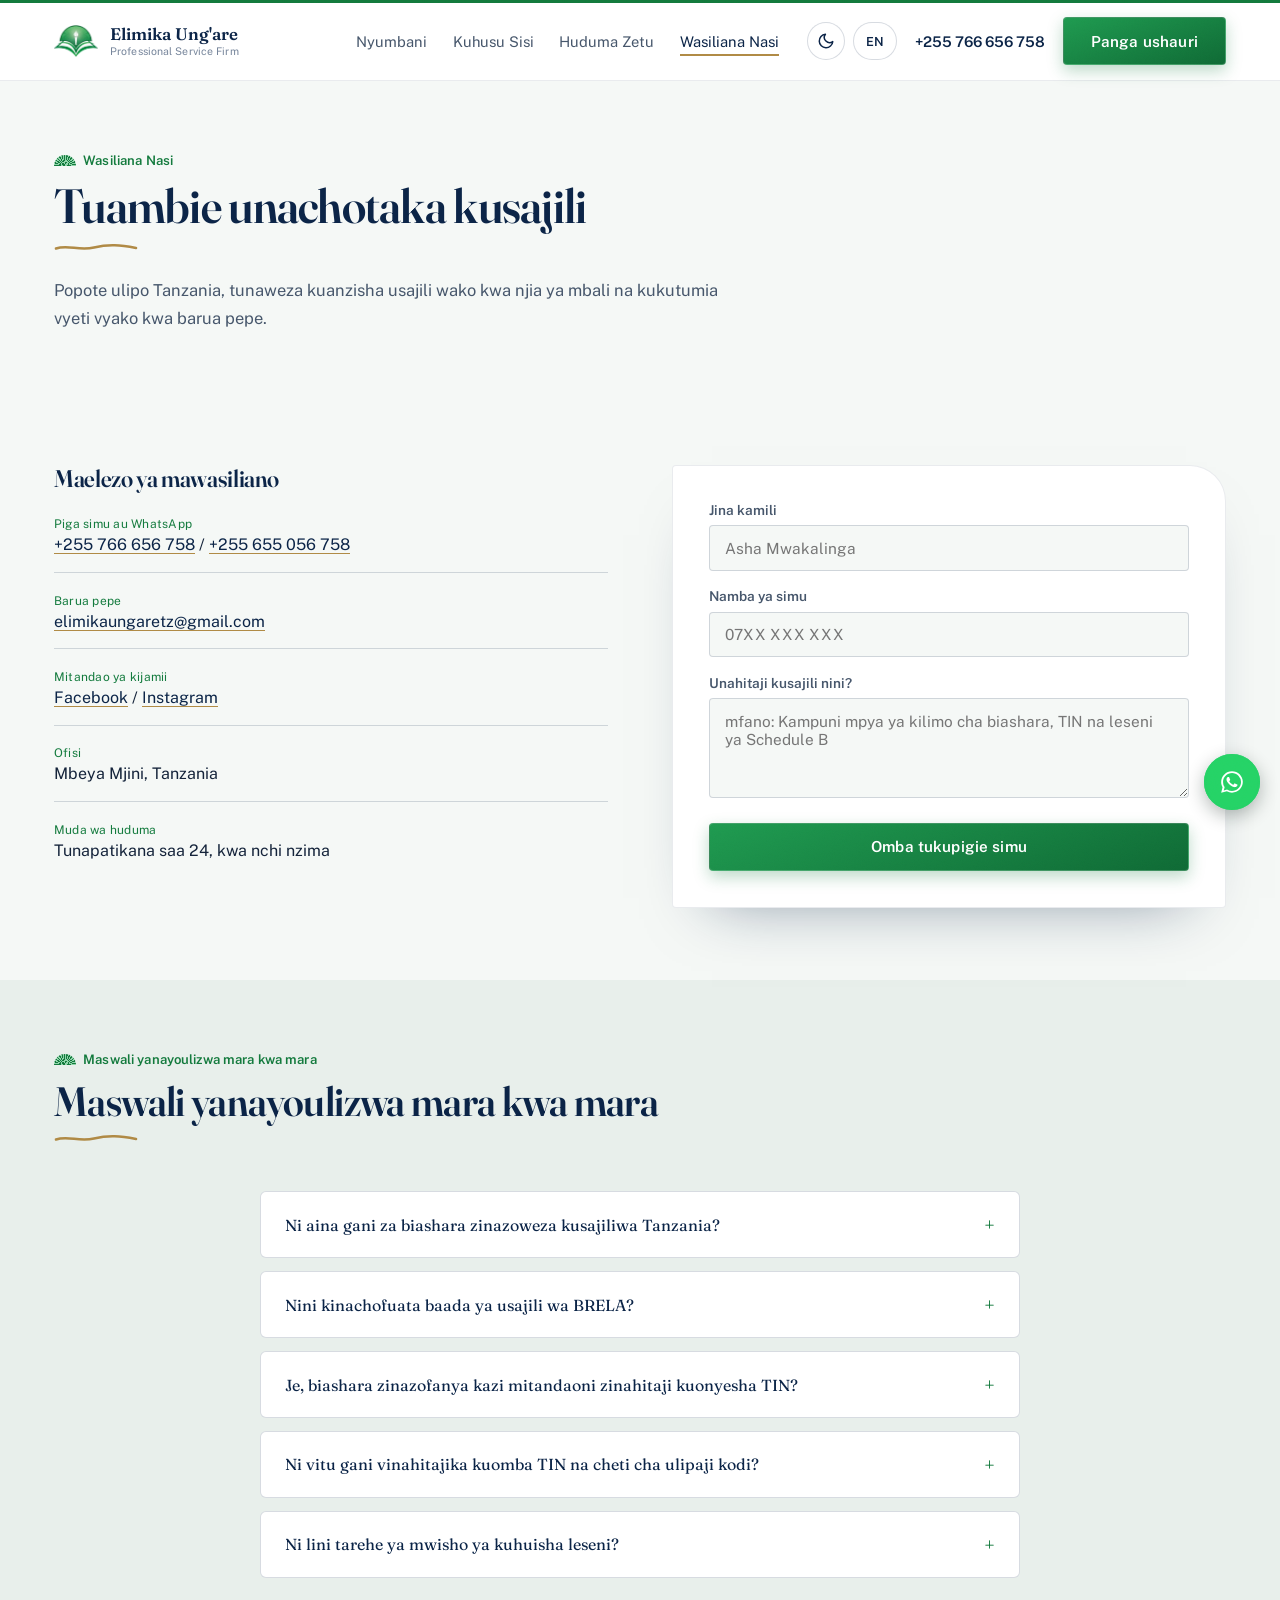
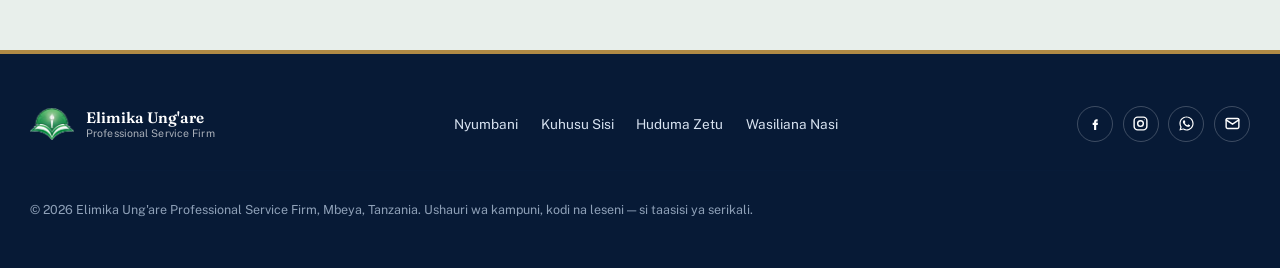
<file: contact.html>
<!doctype html>
<html lang="sw">
<head>
  <meta charset="UTF-8" />
  <meta name="viewport" content="width=device-width, initial-scale=1.0" />
  <script>
    (function () {
      try {
        var saved = localStorage.getItem("elimika-theme");
        var theme = saved || (window.matchMedia && window.matchMedia("(prefers-color-scheme: dark)").matches ? "dark" : "light");
        document.documentElement.setAttribute("data-theme", theme);
        var lang = localStorage.getItem("elimika-lang") || "sw";
        document.documentElement.setAttribute("lang", lang);
      } catch (e) {}
    })();
  </script>
  <title data-en-title="Contact Us | Elimika Ung'are Professional Service Firm">Wasiliana Nasi | Elimika Ung'are Professional Service Firm</title>
  <meta name="description" data-en-content="Contact Elimika Ung'are Professional Service Firm, Mbeya, Tanzania — call, message us on WhatsApp, or send your registration details for a callback." content="Wasiliana na Elimika Ung'are Professional Service Firm, Mbeya, Tanzania — piga simu, tuma WhatsApp, au tutumie maelezo yako ya usajili ili tukupigie simu." />
  <link rel="preconnect" href="https://fonts.googleapis.com" />
  <link rel="preconnect" href="https://fonts.gstatic.com" crossorigin />
  <link href="https://fonts.googleapis.com/css2?family=Fraunces:opsz,wght@9..144,500;9..144,600;9..144,700&family=Public+Sans:wght@400;500;600&display=swap" rel="stylesheet" />
  <link rel="stylesheet" href="css/styles.css" />
  <link rel="stylesheet" href="css/theme.css" />
</head>
<body class="is-entering">
  <div class="page-loader" aria-hidden="true">
    <span class="page-loader__dot"></span>
    <span class="page-loader__dot"></span>
    <span class="page-loader__dot"></span>
  </div>
  <div class="scroll-progress" aria-hidden="true"></div>

  <header class="header">
    <div class="header__inner">
      <button class="burger" aria-label="Fungua menyu" data-en-aria-label="Open menu" aria-expanded="false" aria-controls="site-nav" type="button">
        <span></span><span></span><span></span>
      </button>

      <a href="index.html" class="brand">
        <span class="brand__mark"><img src="img/logo.png" alt="Elimika Ung'are logo" class="brand__logo" /></span>
        <span class="brand__name">Elimika Ung'are<small>Professional Service Firm</small></span>
      </a>

      <nav class="nav" id="site-nav">
        <div class="nav__drawer-head">
          <span class="brand brand--drawer">
            <span class="brand__mark"><img src="img/logo.png" alt="" class="brand__logo" /></span>
            <span class="brand__name">Elimika Ung'are<small>Professional Service Firm</small></span>
          </span>
          <button class="nav__close" aria-label="Funga menyu" data-en-aria-label="Close menu" type="button">
            <svg viewBox="0 0 24 24" fill="none" stroke="currentColor" stroke-width="2" stroke-linecap="round" aria-hidden="true"><path d="M6 6l12 12M18 6L6 18"/></svg>
          </button>
        </div>
        <div class="nav__drawer-utils">
          <button type="button" class="util-btn theme-toggle" data-theme-toggle aria-label="Badili mwonekano wa giza" data-en-aria-label="Toggle dark mode">
            <svg class="icon-moon" viewBox="0 0 24 24" fill="none" stroke="currentColor" stroke-width="2" stroke-linecap="round" stroke-linejoin="round" aria-hidden="true"><path d="M21 12.79A9 9 0 1 1 11.21 3 7 7 0 0 0 21 12.79Z"/></svg>
            <svg class="icon-sun" viewBox="0 0 24 24" fill="none" stroke="currentColor" stroke-width="2" stroke-linecap="round" stroke-linejoin="round" aria-hidden="true"><circle cx="12" cy="12" r="4"/><path d="M12 2v2M12 20v2M4.93 4.93l1.41 1.41M17.66 17.66l1.41 1.41M2 12h2M20 12h2M4.93 19.07l1.41-1.41M17.66 6.34l1.41-1.41"/></svg>
          </button>
          <button type="button" class="util-btn lang-toggle" data-lang-toggle aria-label="Switch to English">EN</button>
        </div>
        <ul>
          <li><a href="index.html" class="nav__link" data-en="Home">Nyumbani</a></li>
          <li><a href="about.html" class="nav__link" data-en="About Us">Kuhusu Sisi</a></li>
          <li><a href="services.html" class="nav__link" data-en="Our Services">Huduma Zetu</a></li>
          <li><a href="contact.html" class="nav__link nav__link--active" data-en="Contact Us">Wasiliana Nasi</a></li>
        </ul>
        <div class="nav__drawer-foot">
          <a href="tel:+255766656758" class="nav__phone">
            <svg viewBox="0 0 24 24" fill="none" stroke="currentColor" stroke-width="2" stroke-linecap="round" stroke-linejoin="round" aria-hidden="true"><path d="M22 16.92v3a2 2 0 0 1-2.18 2 19.79 19.79 0 0 1-8.63-3.07 19.5 19.5 0 0 1-6-6 19.79 19.79 0 0 1-3.07-8.67A2 2 0 0 1 4.11 2h3a2 2 0 0 1 2 1.72c.127.96.362 1.903.7 2.81a2 2 0 0 1-.45 2.11L8.09 9.91a16 16 0 0 0 6 6l1.27-1.27a2 2 0 0 1 2.11-.45c.907.338 1.85.573 2.81.7A2 2 0 0 1 22 16.92z"/></svg>
            <span>+255 766 656 758</span>
          </a>
          <a href="contact.html" class="btn btn--gold btn--block" data-en="Book a consultation">Panga ushauri</a>
        </div>
      </nav>
      <div class="nav__backdrop"></div>

      <div class="header__actions">
        <div class="header__utils">
          <button type="button" class="util-btn theme-toggle" data-theme-toggle aria-label="Badili mwonekano wa giza" data-en-aria-label="Toggle dark mode">
            <svg class="icon-moon" viewBox="0 0 24 24" fill="none" stroke="currentColor" stroke-width="2" stroke-linecap="round" stroke-linejoin="round" aria-hidden="true"><path d="M21 12.79A9 9 0 1 1 11.21 3 7 7 0 0 0 21 12.79Z"/></svg>
            <svg class="icon-sun" viewBox="0 0 24 24" fill="none" stroke="currentColor" stroke-width="2" stroke-linecap="round" stroke-linejoin="round" aria-hidden="true"><circle cx="12" cy="12" r="4"/><path d="M12 2v2M12 20v2M4.93 4.93l1.41 1.41M17.66 17.66l1.41 1.41M2 12h2M20 12h2M4.93 19.07l1.41-1.41M17.66 6.34l1.41-1.41"/></svg>
          </button>
          <button type="button" class="util-btn lang-toggle" data-lang-toggle aria-label="Switch to English">EN</button>
        </div>
        <a href="tel:+255766656758" class="nav__phone nav__phone--desktop">+255 766 656 758</a>
        <a href="contact.html" class="btn btn--gold header__cta" data-en="Book a consultation">Panga ushauri</a>
      </div>
    </div>
  </header>

  <main>

    <section class="page-header">
      <span class="eyebrow" data-en="Contact Us">Wasiliana Nasi</span>
      <h1 data-en="Tell us what you'd like to register">Tuambie unachotaka kusajili</h1>
      <p class="page-header__lede" data-en="Wherever you are in Tanzania, we can start your registration remotely and send your certificates to your email.">
        Popote ulipo Tanzania, tunaweza kuanzisha usajili wako kwa njia ya mbali
        na kukutumia vyeti vyako kwa barua pepe.
      </p>
    </section>

    <section class="section contact">
      <div class="contact__inner">
        <div class="contact__info" data-reveal="left">
          <h2 data-en="Contact details">Maelezo ya mawasiliano</h2>
          <ul class="contact__details">
            <li>
              <span class="label" data-en="Call or WhatsApp">Piga simu au WhatsApp</span>
              <span><a href="tel:+255766656758">+255 766 656 758</a> / <a href="tel:+255655056758">+255 655 056 758</a></span>
            </li>
            <li>
              <span class="label" data-en="Email">Barua pepe</span>
              <span><a href="mailto:elimikaungaretz@gmail.com">elimikaungaretz@gmail.com</a></span>
            </li>
            <li>
              <span class="label" data-en="Social media">Mitandao ya kijamii</span>
              <span><a href="https://www.facebook.com/share/188k2xPYwT/" target="_blank" rel="noopener">Facebook</a> / <a href="https://www.instagram.com/elimikaungare?utm_source=qr&amp;stkn=ZzVqZGpxdGtseG4y" target="_blank" rel="noopener">Instagram</a></span>
            </li>
            <li>
              <span class="label" data-en="Office">Ofisi</span>
              <span>Mbeya Mjini, Tanzania</span>
            </li>
            <li>
              <span class="label" data-en="Service hours">Muda wa huduma</span>
              <span data-en="Available 24 hours, nationwide">Tunapatikana saa 24, kwa nchi nzima</span>
            </li>
          </ul>
        </div>

        <form class="contact__form" novalidate data-reveal="right">
          <div class="form__fields">
            <label>
              <span data-en="Full name">Jina kamili</span>
              <input type="text" id="name" name="name" required placeholder="Asha Mwakalinga" />
            </label>
            <label>
              <span data-en="Phone number">Namba ya simu</span>
              <input type="tel" id="phone" name="phone" required placeholder="07XX XXX XXX" />
            </label>
            <label>
              <span data-en="What do you need to register?">Unahitaji kusajili nini?</span>
              <textarea rows="4" id="need" name="need" placeholder="mfano: Kampuni mpya ya kilimo cha biashara, TIN na leseni ya Schedule B" data-en-placeholder="e.g. New commercial farming company, TIN and Schedule B license"></textarea>
            </label>
            <button type="submit" class="btn btn--gold btn--block" data-en="Request a call back">Omba tukupigie simu</button>
          </div>

          <div class="form__success">
            <h3><span data-en="Thank you,">Asante,</span> <span class="form__success-name"></span>.</h3>
            <p data-en="We've opened your email app with your details filled in — just press Send. If it didn't open, email us directly at elimikaungaretz@gmail.com or call +255 766 656 758.">Tumefungua programu yako ya barua pepe ukiwa na maelezo yako tayari — bonyeza Tuma tu. Ikiwa haikufunguka, tutumie moja kwa moja kwa <a href="mailto:elimikaungaretz@gmail.com">elimikaungaretz@gmail.com</a> au piga simu <a href="tel:+255766656758">+255 766 656 758</a>.</p>
          </div>
        </form>
      </div>
    </section>

    <section class="section section--tint">
      <div class="section__head" data-reveal="fade">
        <span class="eyebrow" data-en="Frequently asked questions">Maswali yanayoulizwa mara kwa mara</span>
        <h2 data-en="Frequently asked questions">Maswali yanayoulizwa mara kwa mara</h2>
      </div>

      <div class="faq" data-reveal-group>
        <div class="faq__item" data-reveal>
          <button class="faq__question" aria-expanded="false">
            <span data-en="What types of business can be registered in Tanzania?">Ni aina gani za biashara zinazoweza kusajiliwa Tanzania?</span>
            <span class="faq__icon">+</span>
          </button>
          <div class="faq__answer">
            <p data-en="A business can be registered as a business name (sole proprietorship or partnership), a local company, or a foreign company. BRELA issues a certificate of registration, incorporation or compliance depending on the structure chosen.">Biashara inaweza kusajiliwa kama jina la biashara (umiliki wa mtu mmoja au ushirika), kampuni ya ndani, au kampuni ya kigeni. BRELA hutoa cheti cha usajili, uanzishwaji au uzingatiaji kutegemea muundo uliochaguliwa.</p>
          </div>
        </div>
        <div class="faq__item" data-reveal>
          <button class="faq__question" aria-expanded="false">
            <span data-en="What comes after BRELA registration?">Nini kinachofuata baada ya usajili wa BRELA?</span>
            <span class="faq__icon">+</span>
          </button>
          <div class="faq__answer">
            <p data-en="Registered companies must register with the Tanzania Revenue Authority for a TIN and the National Social Security Fund, and depending on the business type, obtain a license: Schedule A from BRELA, or Schedule B from the local council.">Kampuni zilizosajiliwa lazima zijisajili na Mamlaka ya Mapato Tanzania kwa TIN na Mfuko wa Taifa wa Hifadhi ya Jamii, na kutegemea aina ya biashara, kupata leseni: Schedule A kutoka BRELA, au Schedule B kutoka halmashauri.</p>
          </div>
        </div>
        <div class="faq__item" data-reveal>
          <button class="faq__question" aria-expanded="false">
            <span data-en="Do businesses operating online need to display a TIN?">Je, biashara zinazofanya kazi mitandaoni zinahitaji kuonyesha TIN?</span>
            <span class="faq__icon">+</span>
          </button>
          <div class="faq__answer">
            <p data-en="Yes. Starting 1 July 2026, TRA requires businesses trading on platforms such as Instagram, Facebook, TikTok, WhatsApp or X to display their TIN or Tax Clearance Certificate on their profile, under Government Notice No. 158G.">Ndiyo. Kuanzia tarehe 1 Julai 2026, TRA inahitaji biashara zinazofanya biashara kwenye mitandao kama Instagram, Facebook, TikTok, WhatsApp au X kuonyesha TIN yao au Cheti cha Ulipaji Kodi kwenye wasifu wao, kwa mujibu wa Tangazo la Serikali Na. 158G.</p>
          </div>
        </div>
        <div class="faq__item" data-reveal>
          <button class="faq__question" aria-expanded="false">
            <span data-en="What's needed to apply for a TIN and tax clearance certificate?">Ni vitu gani vinahitajika kuomba TIN na cheti cha ulipaji kodi?</span>
            <span class="faq__icon">+</span>
          </button>
          <div class="faq__answer">
            <p data-en="A NIDA number, email address, phone number, a letter from the local government office, and a tenancy agreement or title deed for the business premises, including home-based businesses.">Namba ya NIDA, anwani ya barua pepe, namba ya simu, barua kutoka ofisi ya serikali ya mtaa, na mkataba wa pango au hati ya umiliki wa eneo la biashara, ikijumuisha biashara zinazoendeshwa nyumbani.</p>
          </div>
        </div>
        <div class="faq__item" data-reveal>
          <button class="faq__question" aria-expanded="false">
            <span data-en="What's the deadline for renewing a license?">Ni lini tarehe ya mwisho ya kuhuisha leseni?</span>
            <span class="faq__icon">+</span>
          </button>
          <div class="faq__answer">
            <p data-en="Renewal applications must be submitted within 21 days of the license expiry date. Penalties start at 25% of the license fee and increase by 2% for every additional month, up to a maximum of 47%.">Maombi ya uhuishaji lazima yawasilishwe ndani ya siku 21 tangu tarehe ya mwisho ya leseni. Adhabu huanza kwa asilimia 25 ya ada ya leseni na kuongezeka kwa asilimia 2 kila mwezi wa ziada, hadi kufikia kiwango cha juu cha asilimia 47.</p>
          </div>
        </div>
      </div>
    </section>

  </main>

  <footer class="footer">
    <div class="footer__inner">
      <div class="brand brand--footer">
        <span class="brand__mark"><img src="img/logo.png" alt="Elimika Ung'are logo" class="brand__logo" /></span>
        <span class="brand__name">Elimika Ung'are<small>Professional Service Firm</small></span>
      </div>
      <ul class="footer__nav">
        <li><a href="index.html" data-en="Home">Nyumbani</a></li>
        <li><a href="about.html" data-en="About Us">Kuhusu Sisi</a></li>
        <li><a href="services.html" data-en="Our Services">Huduma Zetu</a></li>
        <li><a href="contact.html" data-en="Contact Us">Wasiliana Nasi</a></li>
      </ul>
      <div class="footer__social">
        <a href="https://www.facebook.com/share/188k2xPYwT/" target="_blank" rel="noopener" aria-label="Facebook">
          <svg viewBox="0 0 24 24" fill="currentColor" aria-hidden="true"><path d="M13.5 9H15V6h-1.5C11.57 6 10 7.57 10 9.5V11H8v3h2v7h3v-7h2.1l.4-3H13V9.5c0-.28.22-.5.5-.5Z"/></svg>
        </a>
        <a href="https://www.instagram.com/elimikaungare?utm_source=qr&amp;stkn=ZzVqZGpxdGtseG4y" target="_blank" rel="noopener" aria-label="Instagram">
          <svg viewBox="0 0 24 24" fill="none" stroke="currentColor" stroke-width="2" stroke-linecap="round" stroke-linejoin="round" aria-hidden="true"><rect x="3" y="3" width="18" height="18" rx="5"/><circle cx="12" cy="12" r="4"/><circle cx="17.3" cy="6.7" r="0.6" fill="currentColor" stroke="none"/></svg>
        </a>
        <a href="https://wa.me/255655056758" target="_blank" rel="noopener" aria-label="WhatsApp">
          <svg viewBox="0 0 32 32" fill="currentColor" aria-hidden="true"><path d="M16.004 2.667c-7.363 0-13.333 5.97-13.333 13.333 0 2.353.615 4.56 1.69 6.474L2.667 29.333l6.99-1.833a13.26 13.26 0 0 0 6.347 1.617h.006c7.362 0 13.333-5.97 13.333-13.333S23.366 2.667 16.004 2.667Zm0 24.4h-.005a11.03 11.03 0 0 1-5.626-1.542l-.403-.24-4.15 1.088 1.108-4.045-.263-.415a11.02 11.02 0 0 1-1.696-5.913c0-6.106 4.968-11.073 11.078-11.073 2.958 0 5.738 1.153 7.829 3.246a10.996 10.996 0 0 1 3.245 7.83c-.002 6.105-4.97 11.064-11.117 11.064Zm6.073-8.287c-.333-.167-1.966-.97-2.27-1.08-.305-.111-.527-.166-.75.167-.221.333-.859 1.08-1.053 1.302-.194.222-.388.25-.72.083-.334-.167-1.41-.52-2.686-1.657-.993-.886-1.664-1.98-1.858-2.314-.194-.334-.02-.514.146-.68.15-.15.334-.389.5-.583.167-.194.222-.333.334-.556.11-.222.055-.417-.028-.583-.083-.167-.75-1.806-1.028-2.474-.271-.65-.546-.562-.75-.573-.194-.01-.417-.012-.639-.012-.222 0-.583.083-.888.417-.305.333-1.163 1.137-1.163 2.774 0 1.637 1.19 3.219 1.356 3.441.166.222 2.343 3.577 5.677 5.017.793.343 1.412.548 1.894.702.796.253 1.52.217 2.093.132.639-.095 1.966-.804 2.244-1.582.278-.777.278-1.443.194-1.582-.083-.139-.305-.222-.639-.389Z"/></svg>
        </a>
        <a href="mailto:elimikaungaretz@gmail.com" aria-label="Barua pepe">
          <svg viewBox="0 0 24 24" fill="none" stroke="currentColor" stroke-width="2" stroke-linecap="round" stroke-linejoin="round" aria-hidden="true"><rect x="3" y="5" width="18" height="14" rx="2"/><path d="m3 7 9 6 9-6"/></svg>
        </a>
      </div>

      <p class="footer__copy">&copy; <span id="year"></span> Elimika Ung'are Professional Service Firm, Mbeya, Tanzania. <span data-en="Company, tax and licensing advisory — not a government institution.">Ushauri wa kampuni, kodi na leseni — si taasisi ya serikali.</span></p>
    </div>
  </footer>

  <div class="fab-stack">
    <a class="fab fab--whatsapp" href="https://wa.me/255655056758" target="_blank" rel="noopener" aria-label="Wasiliana nasi kwa WhatsApp" data-en-aria-label="Contact us on WhatsApp">
      <svg viewBox="0 0 32 32" fill="currentColor" aria-hidden="true"><path d="M16.004 2.667c-7.363 0-13.333 5.97-13.333 13.333 0 2.353.615 4.56 1.69 6.474L2.667 29.333l6.99-1.833a13.26 13.26 0 0 0 6.347 1.617h.006c7.362 0 13.333-5.97 13.333-13.333S23.366 2.667 16.004 2.667Zm0 24.4h-.005a11.03 11.03 0 0 1-5.626-1.542l-.403-.24-4.15 1.088 1.108-4.045-.263-.415a11.02 11.02 0 0 1-1.696-5.913c0-6.106 4.968-11.073 11.078-11.073 2.958 0 5.738 1.153 7.829 3.246a10.996 10.996 0 0 1 3.245 7.83c-.002 6.105-4.97 11.064-11.117 11.064Zm6.073-8.287c-.333-.167-1.966-.97-2.27-1.08-.305-.111-.527-.166-.75.167-.221.333-.859 1.08-1.053 1.302-.194.222-.388.25-.72.083-.334-.167-1.41-.52-2.686-1.657-.993-.886-1.664-1.98-1.858-2.314-.194-.334-.02-.514.146-.68.15-.15.334-.389.5-.583.167-.194.222-.333.334-.556.11-.222.055-.417-.028-.583-.083-.167-.75-1.806-1.028-2.474-.271-.65-.546-.562-.75-.573-.194-.01-.417-.012-.639-.012-.222 0-.583.083-.888.417-.305.333-1.163 1.137-1.163 2.774 0 1.637 1.19 3.219 1.356 3.441.166.222 2.343 3.577 5.677 5.017.793.343 1.412.548 1.894.702.796.253 1.52.217 2.093.132.639-.095 1.966-.804 2.244-1.582.278-.777.278-1.443.194-1.582-.083-.139-.305-.222-.639-.389Z"/></svg>
    </a>
    <button type="button" class="fab fab--top" aria-label="Rudi juu" data-en-aria-label="Back to top">
      <svg viewBox="0 0 24 24" fill="none" stroke="currentColor" stroke-width="2.4" stroke-linecap="round" stroke-linejoin="round" aria-hidden="true"><path d="M12 19V5"/><path d="M5 12l7-7 7 7"/></svg>
    </button>
  </div>

  <script src="js/script.js"></script>
  <script>document.getElementById("year").textContent = new Date().getFullYear();</script>
</body>
</html>
</file>
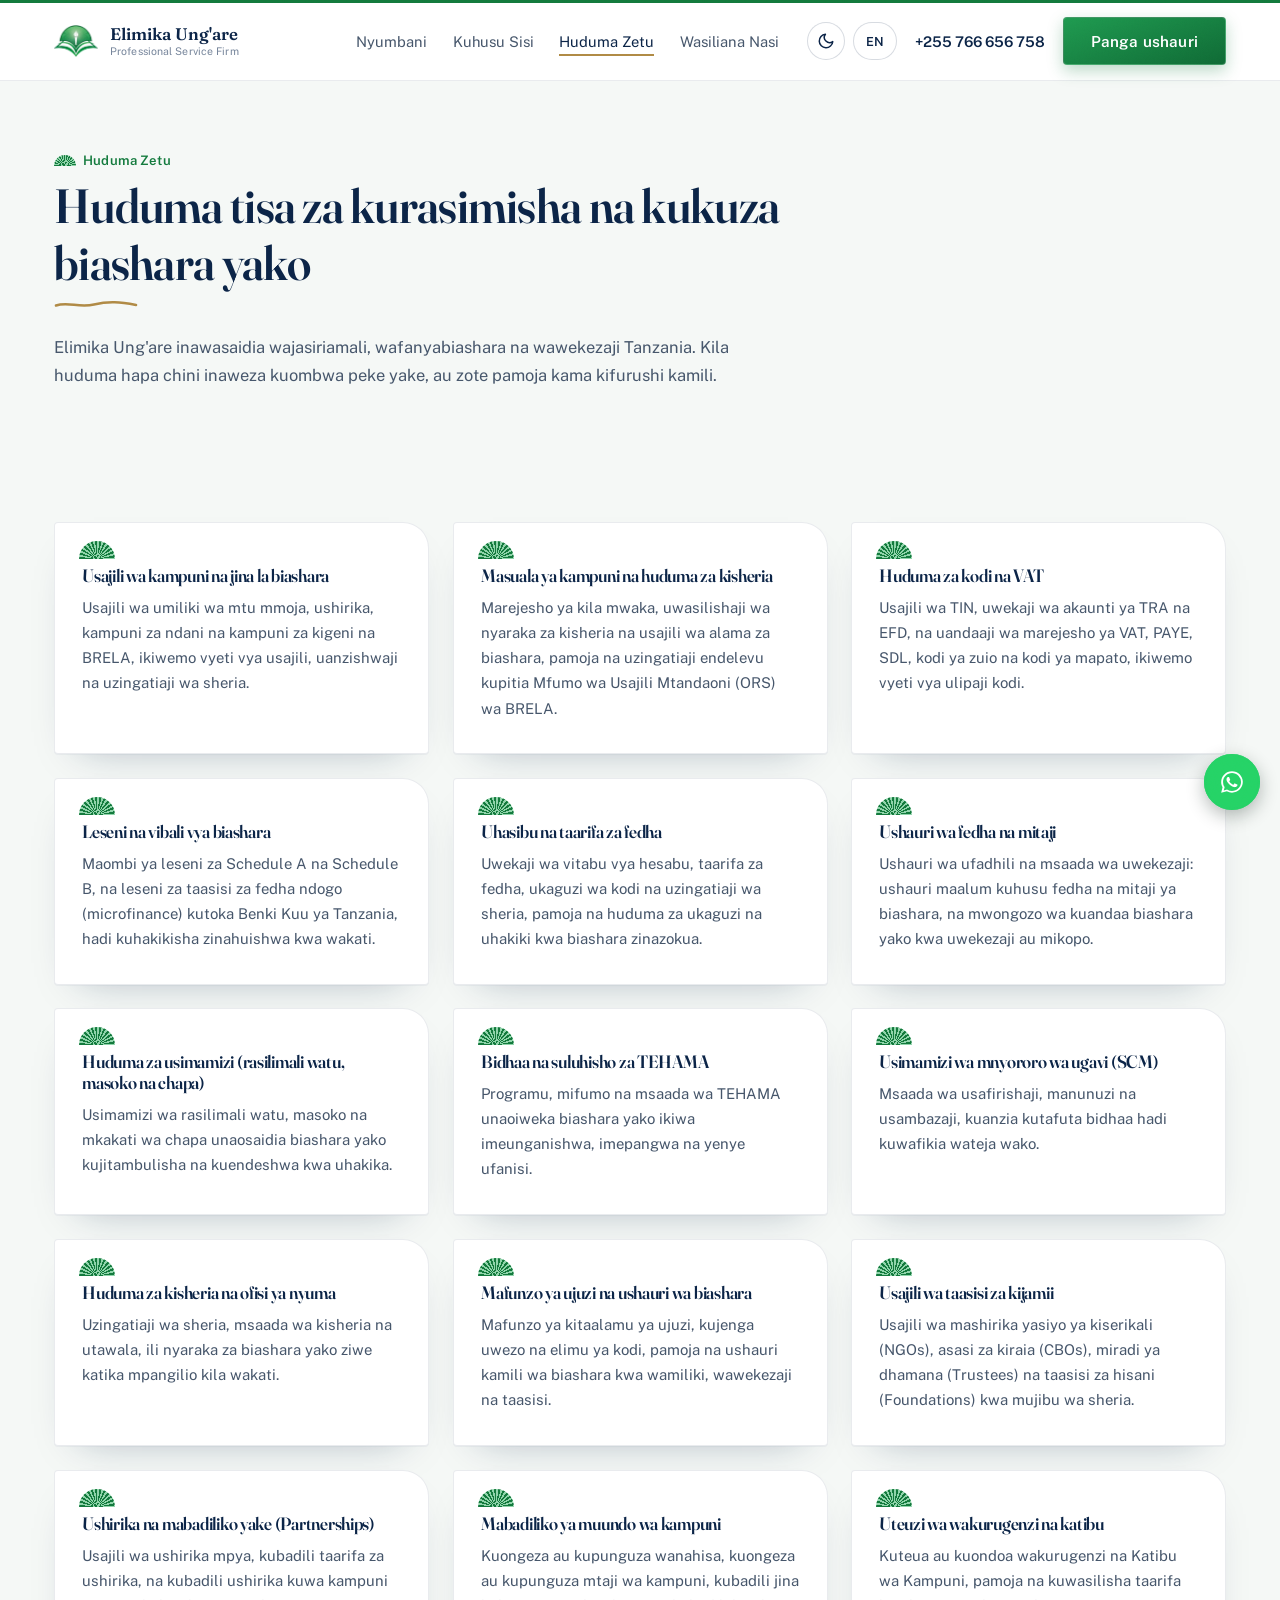
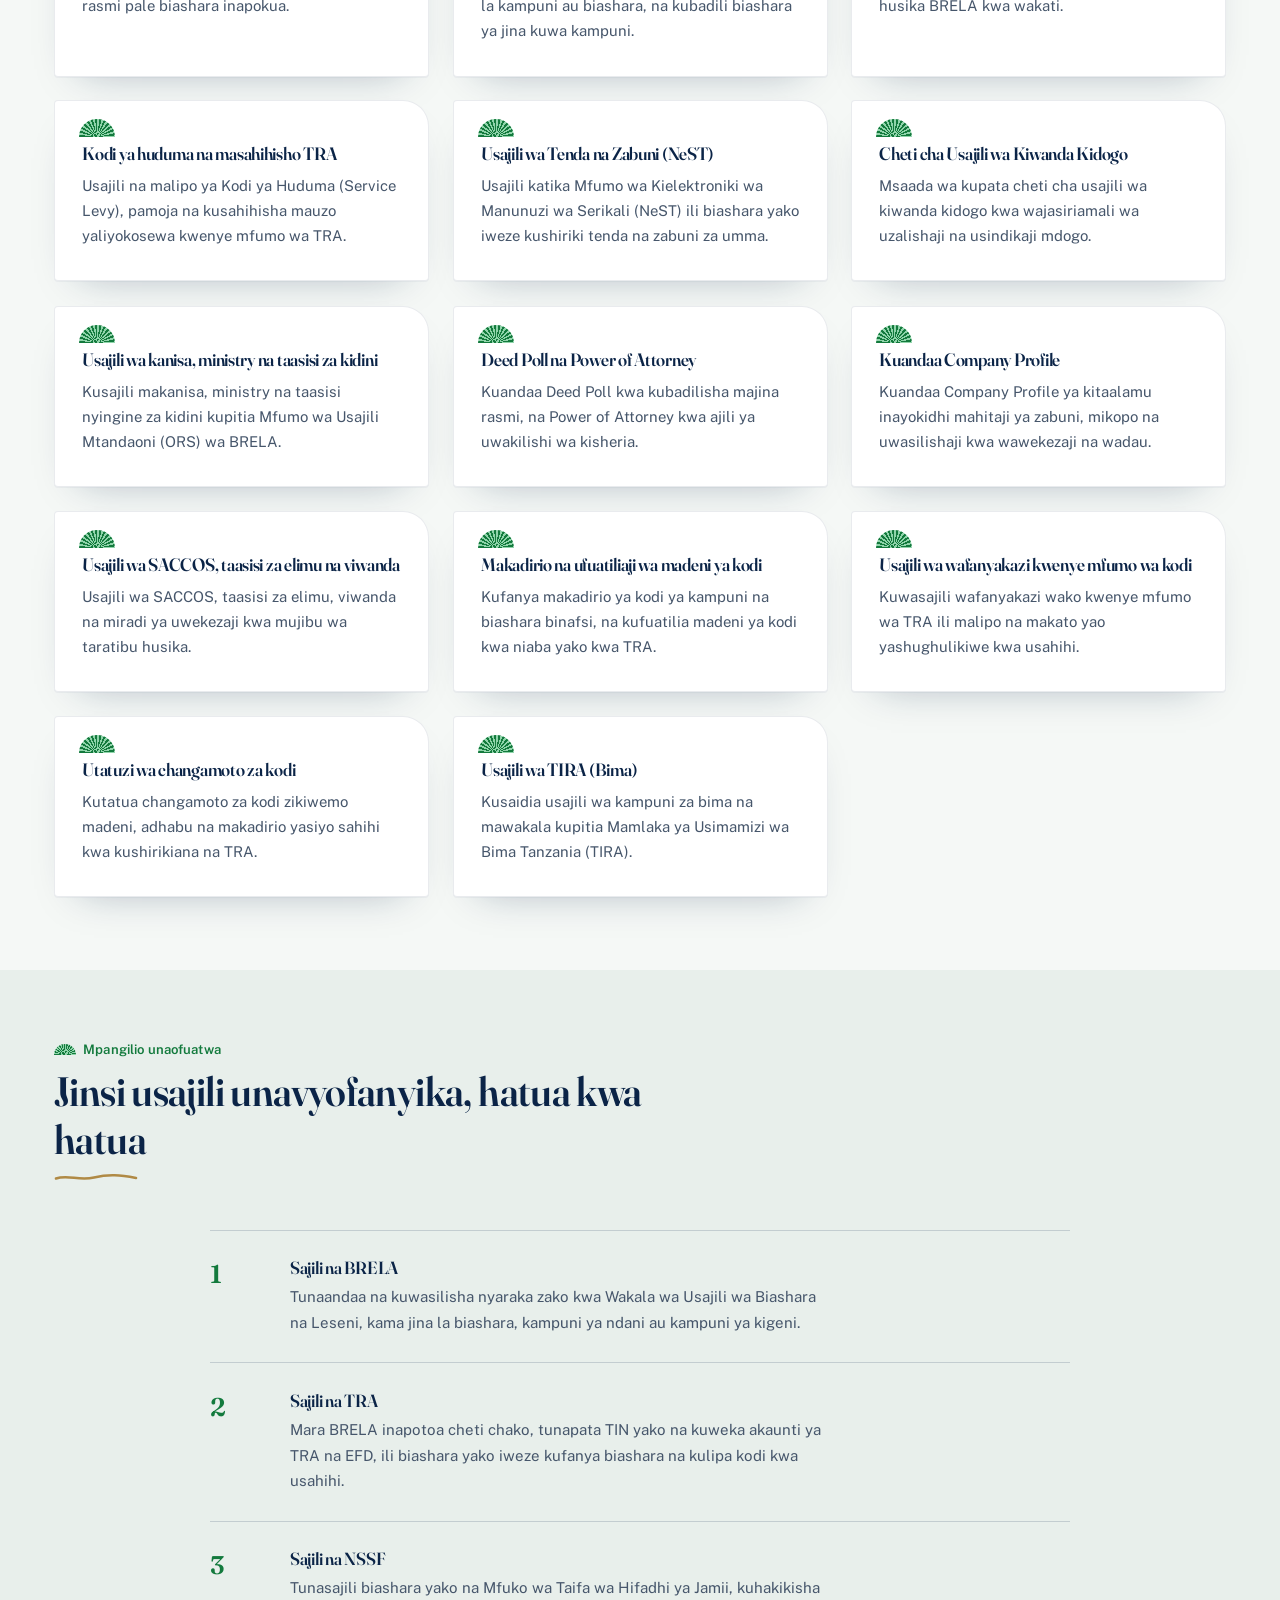
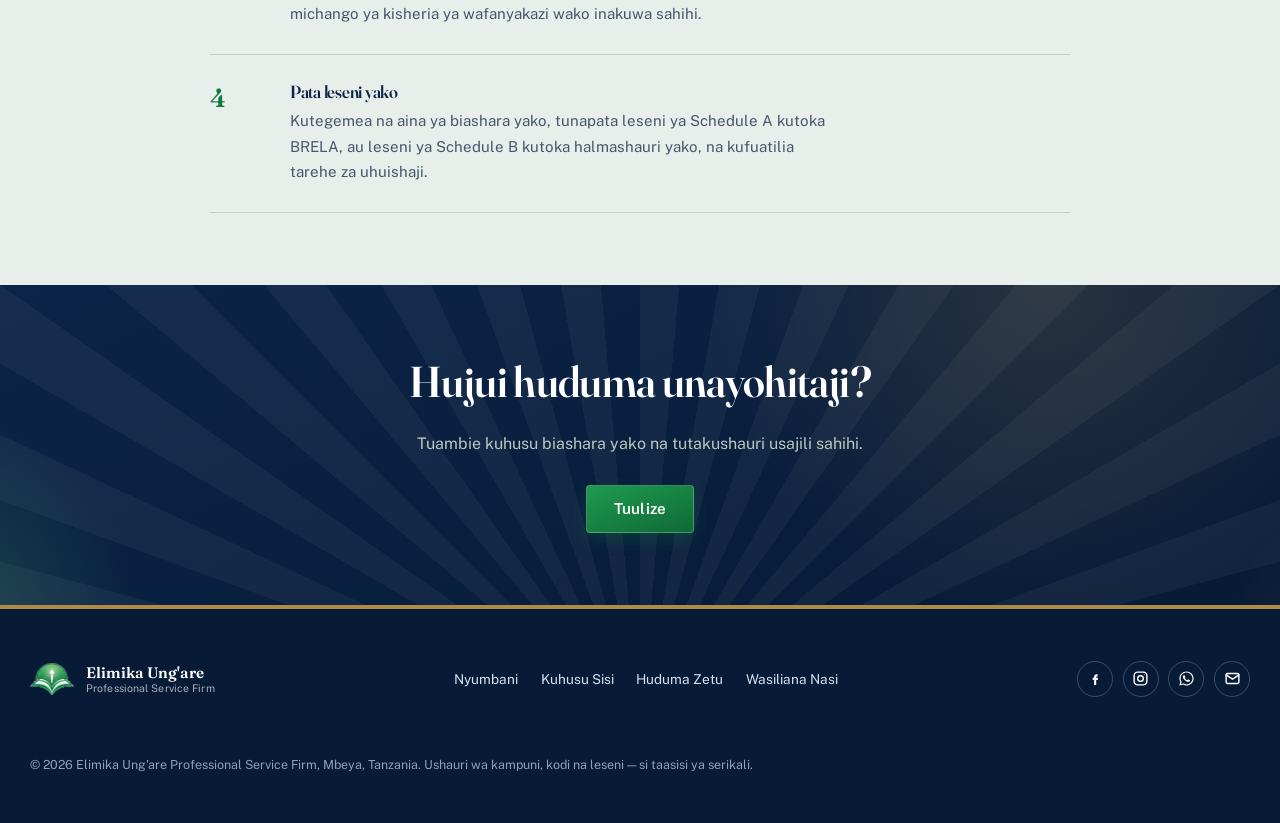
<file: services.html>
<!doctype html>
<html lang="sw">
<head>
  <meta charset="UTF-8" />
  <meta name="viewport" content="width=device-width, initial-scale=1.0" />
  <script>
    (function () {
      try {
        var saved = localStorage.getItem("elimika-theme");
        var theme = saved || (window.matchMedia && window.matchMedia("(prefers-color-scheme: dark)").matches ? "dark" : "light");
        document.documentElement.setAttribute("data-theme", theme);
        var lang = localStorage.getItem("elimika-lang") || "sw";
        document.documentElement.setAttribute("lang", lang);
      } catch (e) {}
    })();
  </script>
  <title data-en-title="Our Services | Elimika Ung'are Professional Service Firm">Huduma Zetu | Elimika Ung'are Professional Service Firm</title>
  <meta name="description" data-en-content="Corporate affairs, tax, licensing and advisory services from Elimika Ung'are Professional Service Firm — BRELA, TRA and NSSF registration handled step by step." content="Masuala ya kampuni, kodi, leseni na huduma za ushauri kutoka Elimika Ung'are Professional Service Firm — usajili wa BRELA, TRA na NSSF unashughulikiwa hatua kwa hatua." />
  <link rel="preconnect" href="https://fonts.googleapis.com" />
  <link rel="preconnect" href="https://fonts.gstatic.com" crossorigin />
  <link href="https://fonts.googleapis.com/css2?family=Fraunces:opsz,wght@9..144,500;9..144,600;9..144,700&family=Public+Sans:wght@400;500;600&display=swap" rel="stylesheet" />
  <link rel="stylesheet" href="css/styles.css" />
  <link rel="stylesheet" href="css/theme.css" />
</head>
<body class="is-entering">
  <div class="page-loader" aria-hidden="true">
    <span class="page-loader__dot"></span>
    <span class="page-loader__dot"></span>
    <span class="page-loader__dot"></span>
  </div>
  <div class="scroll-progress" aria-hidden="true"></div>

  <header class="header">
    <div class="header__inner">
      <button class="burger" aria-label="Fungua menyu" data-en-aria-label="Open menu" aria-expanded="false" aria-controls="site-nav" type="button">
        <span></span><span></span><span></span>
      </button>

      <a href="index.html" class="brand">
        <span class="brand__mark"><img src="img/logo.png" alt="Elimika Ung'are logo" class="brand__logo" /></span>
        <span class="brand__name">Elimika Ung'are<small>Professional Service Firm</small></span>
      </a>

      <nav class="nav" id="site-nav">
        <div class="nav__drawer-head">
          <span class="brand brand--drawer">
            <span class="brand__mark"><img src="img/logo.png" alt="" class="brand__logo" /></span>
            <span class="brand__name">Elimika Ung'are<small>Professional Service Firm</small></span>
          </span>
          <button class="nav__close" aria-label="Funga menyu" data-en-aria-label="Close menu" type="button">
            <svg viewBox="0 0 24 24" fill="none" stroke="currentColor" stroke-width="2" stroke-linecap="round" aria-hidden="true"><path d="M6 6l12 12M18 6L6 18"/></svg>
          </button>
        </div>
        <div class="nav__drawer-utils">
          <button type="button" class="util-btn theme-toggle" data-theme-toggle aria-label="Badili mwonekano wa giza" data-en-aria-label="Toggle dark mode">
            <svg class="icon-moon" viewBox="0 0 24 24" fill="none" stroke="currentColor" stroke-width="2" stroke-linecap="round" stroke-linejoin="round" aria-hidden="true"><path d="M21 12.79A9 9 0 1 1 11.21 3 7 7 0 0 0 21 12.79Z"/></svg>
            <svg class="icon-sun" viewBox="0 0 24 24" fill="none" stroke="currentColor" stroke-width="2" stroke-linecap="round" stroke-linejoin="round" aria-hidden="true"><circle cx="12" cy="12" r="4"/><path d="M12 2v2M12 20v2M4.93 4.93l1.41 1.41M17.66 17.66l1.41 1.41M2 12h2M20 12h2M4.93 19.07l1.41-1.41M17.66 6.34l1.41-1.41"/></svg>
          </button>
          <button type="button" class="util-btn lang-toggle" data-lang-toggle aria-label="Switch to English">EN</button>
        </div>
        <ul>
          <li><a href="index.html" class="nav__link" data-en="Home">Nyumbani</a></li>
          <li><a href="about.html" class="nav__link" data-en="About Us">Kuhusu Sisi</a></li>
          <li><a href="services.html" class="nav__link nav__link--active" data-en="Our Services">Huduma Zetu</a></li>
          <li><a href="contact.html" class="nav__link" data-en="Contact Us">Wasiliana Nasi</a></li>
        </ul>
        <div class="nav__drawer-foot">
          <a href="tel:+255766656758" class="nav__phone">
            <svg viewBox="0 0 24 24" fill="none" stroke="currentColor" stroke-width="2" stroke-linecap="round" stroke-linejoin="round" aria-hidden="true"><path d="M22 16.92v3a2 2 0 0 1-2.18 2 19.79 19.79 0 0 1-8.63-3.07 19.5 19.5 0 0 1-6-6 19.79 19.79 0 0 1-3.07-8.67A2 2 0 0 1 4.11 2h3a2 2 0 0 1 2 1.72c.127.96.362 1.903.7 2.81a2 2 0 0 1-.45 2.11L8.09 9.91a16 16 0 0 0 6 6l1.27-1.27a2 2 0 0 1 2.11-.45c.907.338 1.85.573 2.81.7A2 2 0 0 1 22 16.92z"/></svg>
            <span>+255 766 656 758</span>
          </a>
          <a href="contact.html" class="btn btn--gold btn--block" data-en="Book a consultation">Panga ushauri</a>
        </div>
      </nav>
      <div class="nav__backdrop"></div>

      <div class="header__actions">
        <div class="header__utils">
          <button type="button" class="util-btn theme-toggle" data-theme-toggle aria-label="Badili mwonekano wa giza" data-en-aria-label="Toggle dark mode">
            <svg class="icon-moon" viewBox="0 0 24 24" fill="none" stroke="currentColor" stroke-width="2" stroke-linecap="round" stroke-linejoin="round" aria-hidden="true"><path d="M21 12.79A9 9 0 1 1 11.21 3 7 7 0 0 0 21 12.79Z"/></svg>
            <svg class="icon-sun" viewBox="0 0 24 24" fill="none" stroke="currentColor" stroke-width="2" stroke-linecap="round" stroke-linejoin="round" aria-hidden="true"><circle cx="12" cy="12" r="4"/><path d="M12 2v2M12 20v2M4.93 4.93l1.41 1.41M17.66 17.66l1.41 1.41M2 12h2M20 12h2M4.93 19.07l1.41-1.41M17.66 6.34l1.41-1.41"/></svg>
          </button>
          <button type="button" class="util-btn lang-toggle" data-lang-toggle aria-label="Switch to English">EN</button>
        </div>
        <a href="tel:+255766656758" class="nav__phone nav__phone--desktop">+255 766 656 758</a>
        <a href="contact.html" class="btn btn--gold header__cta" data-en="Book a consultation">Panga ushauri</a>
      </div>
    </div>
  </header>

  <main>

    <section class="page-header">
      <span class="eyebrow" data-en="Our Services">Huduma Zetu</span>
      <h1 data-en="Nine service lines to formalize and grow your business">Huduma tisa za kurasimisha na kukuza biashara yako</h1>
      <p class="page-header__lede" data-en="Elimika Ung'are helps entrepreneurs, businesses and investors in Tanzania. Every service below can be requested on its own, or together as a complete package.">
        Elimika Ung'are inawasaidia wajasiriamali, wafanyabiashara na wawekezaji Tanzania. Kila huduma hapa chini inaweza kuombwa peke yake, au zote pamoja kama kifurushi kamili.
      </p>
    </section>

    <section class="section">
      <div class="services-grid" data-reveal-group>
        <article class="service-card" data-reveal>
          <h3 data-en="Company &amp; business name registration">Usajili wa kampuni na jina la biashara</h3>
          <p data-en="Sole proprietorship, partnership, local and foreign company registration with BRELA, including certificates of registration, incorporation and ongoing compliance.">Usajili wa umiliki wa mtu mmoja, ushirika, kampuni za ndani na kampuni za kigeni na BRELA, ikiwemo vyeti vya usajili, uanzishwaji na uzingatiaji wa sheria.</p>
        </article>
        <article class="service-card" data-reveal>
          <h3 data-en="Corporate affairs &amp; legal services">Masuala ya kampuni na huduma za kisheria</h3>
          <p data-en="Annual returns, statutory filings and trademark registration, plus ongoing compliance through BRELA's Online Registration System (ORS).">Marejesho ya kila mwaka, uwasilishaji wa nyaraka za kisheria na usajili wa alama za biashara, pamoja na uzingatiaji endelevu kupitia Mfumo wa Usajili Mtandaoni (ORS) wa BRELA.</p>
        </article>
        <article class="service-card" data-reveal>
          <h3 data-en="Tax &amp; VAT services">Huduma za kodi na VAT</h3>
          <p data-en="TIN registration, TRA and EFD account setup, and preparation of VAT, PAYE, SDL, withholding and income tax returns, including tax clearance certificates.">Usajili wa TIN, uwekaji wa akaunti ya TRA na EFD, na uandaaji wa marejesho ya VAT, PAYE, SDL, kodi ya zuio na kodi ya mapato, ikiwemo vyeti vya ulipaji kodi.</p>
        </article>
        <article class="service-card" data-reveal>
          <h3 data-en="Business licenses &amp; permits">Leseni na vibali vya biashara</h3>
          <p data-en="Applications for Schedule A and Schedule B licenses, and microfinance licenses from the Bank of Tanzania, through to on-time renewals.">Maombi ya leseni za Schedule A na Schedule B, na leseni za taasisi za fedha ndogo (microfinance) kutoka Benki Kuu ya Tanzania, hadi kuhakikisha zinahuishwa kwa wakati.</p>
        </article>
        <article class="service-card" data-reveal>
          <h3 data-en="Accounting &amp; financial reporting">Uhasibu na taarifa za fedha</h3>
          <p data-en="Bookkeeping, financial statements, tax compliance, plus audit and assurance services for growing businesses.">Uwekaji wa vitabu vya hesabu, taarifa za fedha, ukaguzi wa kodi na uzingatiaji wa sheria, pamoja na huduma za ukaguzi na uhakiki kwa biashara zinazokua.</p>
        </article>
        <article class="service-card" data-reveal>
          <h3 data-en="Finance &amp; capital advisory">Ushauri wa fedha na mitaji</h3>
          <p data-en="Funding advisory and investment support: specialised advice on business finance and capital sourcing, and guidance to prepare your business for investment or loans.">Ushauri wa ufadhili na msaada wa uwekezaji: ushauri maalum kuhusu fedha na mitaji ya biashara, na mwongozo wa kuandaa biashara yako kwa uwekezaji au mikopo.</p>
        </article>
        <article class="service-card" data-reveal>
          <h3 data-en="Management services (HR, marketing &amp; branding)">Huduma za usimamizi (rasilimali watu, masoko na chapa)</h3>
          <p data-en="Human resource management, marketing, and brand strategy that help your business present itself and run with confidence.">Usimamizi wa rasilimali watu, masoko na mkakati wa chapa unaosaidia biashara yako kujitambulisha na kuendeshwa kwa uhakika.</p>
        </article>
        <article class="service-card" data-reveal>
          <h3 data-en="IT products &amp; solutions">Bidhaa na suluhisho za TEHAMA</h3>
          <p data-en="Software, systems and IT support that keep your business connected, organised and efficient.">Programu, mifumo na msaada wa TEHAMA unaoiweka biashara yako ikiwa imeunganishwa, imepangwa na yenye ufanisi.</p>
        </article>
        <article class="service-card" data-reveal>
          <h3 data-en="Supply chain management (SCM)">Usimamizi wa mnyororo wa ugavi (SCM)</h3>
          <p data-en="Logistics, procurement and distribution support, from sourcing goods to getting them to your customers.">Msaada wa usafirishaji, manunuzi na usambazaji, kuanzia kutafuta bidhaa hadi kuwafikia wateja wako.</p>
        </article>
        <article class="service-card" data-reveal>
          <h3 data-en="Legal &amp; back office management">Huduma za kisheria na ofisi ya nyuma</h3>
          <p data-en="Compliance, legal support and administration, so the paperwork behind your business is always in order.">Uzingatiaji wa sheria, msaada wa kisheria na utawala, ili nyaraka za biashara yako ziwe katika mpangilio kila wakati.</p>
        </article>
        <article class="service-card" data-reveal>
          <h3 data-en="Skill-based training &amp; business advisory">Mafunzo ya ujuzi na ushauri wa biashara</h3>
          <p data-en="Professional skill-based training, capacity building and tax education, plus comprehensive business advisory for owners, investors and institutions.">Mafunzo ya kitaalamu ya ujuzi, kujenga uwezo na elimu ya kodi, pamoja na ushauri kamili wa biashara kwa wamiliki, wawekezaji na taasisi.</p>
        </article>
        <article class="service-card" data-reveal>
          <h3 data-en="Registration of social institutions">Usajili wa taasisi za kijamii</h3>
          <p data-en="Registration of non-governmental organisations (NGOs), community-based organisations (CBOs), Trustees and Foundations in line with the law.">Usajili wa mashirika yasiyo ya kiserikali (NGOs), asasi za kiraia (CBOs), miradi ya dhamana (Trustees) na taasisi za hisani (Foundations) kwa mujibu wa sheria.</p>
        </article>
        <article class="service-card" data-reveal>
          <h3 data-en="Partnerships and their changes">Ushirika na mabadiliko yake (Partnerships)</h3>
          <p data-en="Registering a new partnership, updating partnership details, and converting a partnership into a registered company as the business grows.">Usajili wa ushirika mpya, kubadili taarifa za ushirika, na kubadili ushirika kuwa kampuni rasmi pale biashara inapokua.</p>
        </article>
        <article class="service-card" data-reveal>
          <h3 data-en="Company structure changes">Mabadiliko ya muundo wa kampuni</h3>
          <p data-en="Adding or reducing shareholders, increasing or reducing company capital, changing a company or business name, and converting a business name into a company.">Kuongeza au kupunguza wanahisa, kuongeza au kupunguza mtaji wa kampuni, kubadili jina la kampuni au biashara, na kubadili biashara ya jina kuwa kampuni.</p>
        </article>
        <article class="service-card" data-reveal>
          <h3 data-en="Appointment of directors &amp; secretary">Uteuzi wa wakurugenzi na katibu</h3>
          <p data-en="Appointing or removing directors and the Company Secretary, plus submitting the relevant filings to BRELA on time.">Kuteua au kuondoa wakurugenzi na Katibu wa Kampuni, pamoja na kuwasilisha taarifa husika BRELA kwa wakati.</p>
        </article>
        <article class="service-card" data-reveal>
          <h3 data-en="Service levy &amp; TRA corrections">Kodi ya huduma na masahihisho TRA</h3>
          <p data-en="Registration and payment of Service Levy, plus correcting erroneous sales entries in the TRA system.">Usajili na malipo ya Kodi ya Huduma (Service Levy), pamoja na kusahihisha mauzo yaliyokosewa kwenye mfumo wa TRA.</p>
        </article>
        <article class="service-card" data-reveal>
          <h3 data-en="Tenders &amp; procurement registration (NeST)">Usajili wa Tenda na Zabuni (NeST)</h3>
          <p data-en="Registration on the National e-Procurement System of Tanzania (NeST) so your business can take part in public tenders.">Usajili katika Mfumo wa Kielektroniki wa Manunuzi wa Serikali (NeST) ili biashara yako iweze kushiriki tenda na zabuni za umma.</p>
        </article>
        <article class="service-card" data-reveal>
          <h3 data-en="Small Industry Registration Certificate">Cheti cha Usajili wa Kiwanda Kidogo</h3>
          <p data-en="Support obtaining a small industry registration certificate for entrepreneurs in small-scale production and processing.">Msaada wa kupata cheti cha usajili wa kiwanda kidogo kwa wajasiriamali wa uzalishaji na usindikaji mdogo.</p>
        </article>
        <article class="service-card" data-reveal>
          <h3 data-en="Church, ministry &amp; religious institution registration">Usajili wa kanisa, ministry na taasisi za kidini</h3>
          <p data-en="Registering churches, ministries and other religious institutions through BRELA's Online Registration System (ORS).">Kusajili makanisa, ministry na taasisi nyingine za kidini kupitia Mfumo wa Usajili Mtandaoni (ORS) wa BRELA.</p>
        </article>
        <article class="service-card" data-reveal>
          <h3 data-en="Deed Poll &amp; Power of Attorney">Deed Poll na Power of Attorney</h3>
          <p data-en="Preparing a Deed Poll for official name changes, and a Power of Attorney for legal representation.">Kuandaa Deed Poll kwa kubadilisha majina rasmi, na Power of Attorney kwa ajili ya uwakilishi wa kisheria.</p>
        </article>
        <article class="service-card" data-reveal>
          <h3 data-en="Company Profile preparation">Kuandaa Company Profile</h3>
          <p data-en="Preparing a professional Company Profile that meets the requirements for tenders, loans and presentations to investors and stakeholders.">Kuandaa Company Profile ya kitaalamu inayokidhi mahitaji ya zabuni, mikopo na uwasilishaji kwa wawekezaji na wadau.</p>
        </article>
        <article class="service-card" data-reveal>
          <h3 data-en="SACCOS, education &amp; industry registration">Usajili wa SACCOS, taasisi za elimu na viwanda</h3>
          <p data-en="Registration of SACCOS, educational institutions, industries and investment projects in line with the relevant procedures.">Usajili wa SACCOS, taasisi za elimu, viwanda na miradi ya uwekezaji kwa mujibu wa taratibu husika.</p>
        </article>
        <article class="service-card" data-reveal>
          <h3 data-en="Tax assessment &amp; debt tracking">Makadirio na ufuatiliaji wa madeni ya kodi</h3>
          <p data-en="Carrying out tax assessments for companies and sole traders, and following up tax debts with TRA on your behalf.">Kufanya makadirio ya kodi ya kampuni na biashara binafsi, na kufuatilia madeni ya kodi kwa niaba yako kwa TRA.</p>
        </article>
        <article class="service-card" data-reveal>
          <h3 data-en="Registering employees in the tax system">Usajili wa wafanyakazi kwenye mfumo wa kodi</h3>
          <p data-en="Registering your employees in the TRA system so their pay and deductions are handled accurately.">Kuwasajili wafanyakazi wako kwenye mfumo wa TRA ili malipo na makato yao yashughulikiwe kwa usahihi.</p>
        </article>
        <article class="service-card" data-reveal>
          <h3 data-en="Resolving tax disputes">Utatuzi wa changamoto za kodi</h3>
          <p data-en="Resolving tax issues including debts, penalties and incorrect assessments, working together with TRA.">Kutatua changamoto za kodi zikiwemo madeni, adhabu na makadirio yasiyo sahihi kwa kushirikiana na TRA.</p>
        </article>
        <article class="service-card" data-reveal>
          <h3 data-en="TIRA (Insurance) registration">Usajili wa TIRA (Bima)</h3>
          <p data-en="Assisting insurance companies and agents with registration through the Tanzania Insurance Regulatory Authority (TIRA).">Kusaidia usajili wa kampuni za bima na mawakala kupitia Mamlaka ya Usimamizi wa Bima Tanzania (TIRA).</p>
        </article>
      </div>
    </section>

    <section class="section section--tint">
      <div class="section__head" data-reveal="fade">
        <span class="eyebrow" data-en="The process we follow">Mpangilio unaofuatwa</span>
        <h2 data-en="How registration happens, step by step">Jinsi usajili unavyofanyika, hatua kwa hatua</h2>
      </div>

      <ol class="process" data-reveal-group>
        <li class="process__step" data-reveal>
          <span class="process__n">1</span>
          <div>
            <h3 data-en="Register with BRELA">Sajili na BRELA</h3>
            <p data-en="We prepare and submit your documents to the Business Registration and Licensing Agency, such as a business name, local company or foreign company.">Tunaandaa na kuwasilisha nyaraka zako kwa Wakala wa Usajili wa Biashara na Leseni, kama jina la biashara, kampuni ya ndani au kampuni ya kigeni.</p>
          </div>
        </li>
        <li class="process__step" data-reveal>
          <span class="process__n">2</span>
          <div>
            <h3 data-en="Register with TRA">Sajili na TRA</h3>
            <p data-en="Once BRELA issues your certificate, we obtain your TIN and set up your TRA and EFD account, so your business can trade and pay tax correctly.">Mara BRELA inapotoa cheti chako, tunapata TIN yako na kuweka akaunti ya TRA na EFD, ili biashara yako iweze kufanya biashara na kulipa kodi kwa usahihi.</p>
          </div>
        </li>
        <li class="process__step" data-reveal>
          <span class="process__n">3</span>
          <div>
            <h3 data-en="Register with NSSF">Sajili na NSSF</h3>
            <p data-en="We register your business with the National Social Security Fund, making sure your employees' statutory contributions are correct.">Tunasajili biashara yako na Mfuko wa Taifa wa Hifadhi ya Jamii, kuhakikisha michango ya kisheria ya wafanyakazi wako inakuwa sahihi.</p>
          </div>
        </li>
        <li class="process__step" data-reveal>
          <span class="process__n">4</span>
          <div>
            <h3 data-en="Get your license">Pata leseni yako</h3>
            <p data-en="Depending on your business type, we obtain a Schedule A license from BRELA, or a Schedule B license from your local council, and track renewal dates.">Kutegemea na aina ya biashara yako, tunapata leseni ya Schedule A kutoka BRELA, au leseni ya Schedule B kutoka halmashauri yako, na kufuatilia tarehe za uhuishaji.</p>
          </div>
        </li>
      </ol>
    </section>

    <section class="cta-band">
      <div class="cta-band__inner" data-reveal="scale">
        <h2 data-en="Not sure which service you need?">Hujui huduma unayohitaji?</h2>
        <p data-en="Tell us about your business and we'll advise you on the right registration.">Tuambie kuhusu biashara yako na tutakushauri usajili sahihi.</p>
        <a href="contact.html" class="btn btn--gold" data-en="Ask us">Tuulize</a>
      </div>
    </section>

  </main>

  <footer class="footer">
    <div class="footer__inner">
      <div class="brand brand--footer">
        <span class="brand__mark"><img src="img/logo.png" alt="Elimika Ung'are logo" class="brand__logo" /></span>
        <span class="brand__name">Elimika Ung'are<small>Professional Service Firm</small></span>
      </div>
      <ul class="footer__nav">
        <li><a href="index.html" data-en="Home">Nyumbani</a></li>
        <li><a href="about.html" data-en="About Us">Kuhusu Sisi</a></li>
        <li><a href="services.html" data-en="Our Services">Huduma Zetu</a></li>
        <li><a href="contact.html" data-en="Contact Us">Wasiliana Nasi</a></li>
      </ul>
      <div class="footer__social">
        <a href="https://www.facebook.com/share/188k2xPYwT/" target="_blank" rel="noopener" aria-label="Facebook">
          <svg viewBox="0 0 24 24" fill="currentColor" aria-hidden="true"><path d="M13.5 9H15V6h-1.5C11.57 6 10 7.57 10 9.5V11H8v3h2v7h3v-7h2.1l.4-3H13V9.5c0-.28.22-.5.5-.5Z"/></svg>
        </a>
        <a href="https://www.instagram.com/elimikaungare?utm_source=qr&amp;stkn=ZzVqZGpxdGtseG4y" target="_blank" rel="noopener" aria-label="Instagram">
          <svg viewBox="0 0 24 24" fill="none" stroke="currentColor" stroke-width="2" stroke-linecap="round" stroke-linejoin="round" aria-hidden="true"><rect x="3" y="3" width="18" height="18" rx="5"/><circle cx="12" cy="12" r="4"/><circle cx="17.3" cy="6.7" r="0.6" fill="currentColor" stroke="none"/></svg>
        </a>
        <a href="https://wa.me/255655056758" target="_blank" rel="noopener" aria-label="WhatsApp">
          <svg viewBox="0 0 32 32" fill="currentColor" aria-hidden="true"><path d="M16.004 2.667c-7.363 0-13.333 5.97-13.333 13.333 0 2.353.615 4.56 1.69 6.474L2.667 29.333l6.99-1.833a13.26 13.26 0 0 0 6.347 1.617h.006c7.362 0 13.333-5.97 13.333-13.333S23.366 2.667 16.004 2.667Zm0 24.4h-.005a11.03 11.03 0 0 1-5.626-1.542l-.403-.24-4.15 1.088 1.108-4.045-.263-.415a11.02 11.02 0 0 1-1.696-5.913c0-6.106 4.968-11.073 11.078-11.073 2.958 0 5.738 1.153 7.829 3.246a10.996 10.996 0 0 1 3.245 7.83c-.002 6.105-4.97 11.064-11.117 11.064Zm6.073-8.287c-.333-.167-1.966-.97-2.27-1.08-.305-.111-.527-.166-.75.167-.221.333-.859 1.08-1.053 1.302-.194.222-.388.25-.72.083-.334-.167-1.41-.52-2.686-1.657-.993-.886-1.664-1.98-1.858-2.314-.194-.334-.02-.514.146-.68.15-.15.334-.389.5-.583.167-.194.222-.333.334-.556.11-.222.055-.417-.028-.583-.083-.167-.75-1.806-1.028-2.474-.271-.65-.546-.562-.75-.573-.194-.01-.417-.012-.639-.012-.222 0-.583.083-.888.417-.305.333-1.163 1.137-1.163 2.774 0 1.637 1.19 3.219 1.356 3.441.166.222 2.343 3.577 5.677 5.017.793.343 1.412.548 1.894.702.796.253 1.52.217 2.093.132.639-.095 1.966-.804 2.244-1.582.278-.777.278-1.443.194-1.582-.083-.139-.305-.222-.639-.389Z"/></svg>
        </a>
        <a href="mailto:elimikaungaretz@gmail.com" aria-label="Barua pepe">
          <svg viewBox="0 0 24 24" fill="none" stroke="currentColor" stroke-width="2" stroke-linecap="round" stroke-linejoin="round" aria-hidden="true"><rect x="3" y="5" width="18" height="14" rx="2"/><path d="m3 7 9 6 9-6"/></svg>
        </a>
      </div>

      <p class="footer__copy">&copy; <span id="year"></span> Elimika Ung'are Professional Service Firm, Mbeya, Tanzania. <span data-en="Company, tax and licensing advisory — not a government institution.">Ushauri wa kampuni, kodi na leseni — si taasisi ya serikali.</span></p>
    </div>
  </footer>

  <div class="fab-stack">
    <a class="fab fab--whatsapp" href="https://wa.me/255655056758" target="_blank" rel="noopener" aria-label="Wasiliana nasi kwa WhatsApp" data-en-aria-label="Contact us on WhatsApp">
      <svg viewBox="0 0 32 32" fill="currentColor" aria-hidden="true"><path d="M16.004 2.667c-7.363 0-13.333 5.97-13.333 13.333 0 2.353.615 4.56 1.69 6.474L2.667 29.333l6.99-1.833a13.26 13.26 0 0 0 6.347 1.617h.006c7.362 0 13.333-5.97 13.333-13.333S23.366 2.667 16.004 2.667Zm0 24.4h-.005a11.03 11.03 0 0 1-5.626-1.542l-.403-.24-4.15 1.088 1.108-4.045-.263-.415a11.02 11.02 0 0 1-1.696-5.913c0-6.106 4.968-11.073 11.078-11.073 2.958 0 5.738 1.153 7.829 3.246a10.996 10.996 0 0 1 3.245 7.83c-.002 6.105-4.97 11.064-11.117 11.064Zm6.073-8.287c-.333-.167-1.966-.97-2.27-1.08-.305-.111-.527-.166-.75.167-.221.333-.859 1.08-1.053 1.302-.194.222-.388.25-.72.083-.334-.167-1.41-.52-2.686-1.657-.993-.886-1.664-1.98-1.858-2.314-.194-.334-.02-.514.146-.68.15-.15.334-.389.5-.583.167-.194.222-.333.334-.556.11-.222.055-.417-.028-.583-.083-.167-.75-1.806-1.028-2.474-.271-.65-.546-.562-.75-.573-.194-.01-.417-.012-.639-.012-.222 0-.583.083-.888.417-.305.333-1.163 1.137-1.163 2.774 0 1.637 1.19 3.219 1.356 3.441.166.222 2.343 3.577 5.677 5.017.793.343 1.412.548 1.894.702.796.253 1.52.217 2.093.132.639-.095 1.966-.804 2.244-1.582.278-.777.278-1.443.194-1.582-.083-.139-.305-.222-.639-.389Z"/></svg>
    </a>
    <button type="button" class="fab fab--top" aria-label="Rudi juu" data-en-aria-label="Back to top">
      <svg viewBox="0 0 24 24" fill="none" stroke="currentColor" stroke-width="2.4" stroke-linecap="round" stroke-linejoin="round" aria-hidden="true"><path d="M12 19V5"/><path d="M5 12l7-7 7 7"/></svg>
    </button>
  </div>

  <script src="js/script.js"></script>
  <script>document.getElementById("year").textContent = new Date().getFullYear();</script>
</body>
</html>
</file>
<file: css/styles.css>
:root {
  --ink: #17271f;
  --ink-soft: #4a5a4f;
  --ink-faint: #7d8b81;
  --paper: #ece4cd;
  --paper-raised: #ffffff;
  --paper-deep: #e4dac0;
  --green: #1f4d3a;
  --green-deep: #10281f;
  --green-900: #0a1c15;
  --gold: #ad7f34;
  --gold-bright: #cd9c4e;
  --gold-soft: #e9d9b3;
  --line: rgba(16, 40, 31, 0.16);
  --line-soft: rgba(16, 40, 31, 0.1);
  --shadow-xs: 0 2px 6px rgba(10, 28, 21, 0.09);
  --shadow-sm: 0 6px 20px rgba(10, 28, 21, 0.11);
  --shadow-md: 0 16px 38px rgba(10, 28, 21, 0.15);
  --shadow-lg: 0 30px 70px rgba(8, 22, 17, 0.28);
  --radius: 8px;
  --radius-sm: 5px;
  --radius-lg: 14px;
  --serif: "Source Serif 4", "Iowan Old Style", Georgia, serif;
  --sans: "IBM Plex Sans", "Segoe UI", system-ui, sans-serif;
  --ease: cubic-bezier(0.19, 1, 0.22, 1);
  --heading: var(--green-deep);
  --surface-glow: rgba(205, 156, 78, 0.05);
}

/* ---------- Dark mode ----------
   Toggled by setting data-theme="dark" on <html> (see the inline script in
   <head>, which reads the saved preference before first paint to avoid a
   flash of the wrong theme). Brand-green decorative surfaces — the hero,
   the CTA band and the mobile nav drawer — are intentionally left as fixed
   emerald regardless of theme; only the neutral reading surfaces switch. */
html[data-theme="dark"] {
  --ink: #eef1ec;
  --ink-soft: #b9c4bc;
  --ink-faint: #869187;
  --paper: #0b1310;
  --paper-raised: #131e19;
  --paper-deep: #0f1815;
  --heading: #f4f1e6;
  --green: #3f8563;
  --gold: #dba85d;
  --gold-bright: #eec27f;
  --gold-soft: #3a3120;
  --line: rgba(238, 241, 236, 0.12);
  --line-soft: rgba(238, 241, 236, 0.07);
  --shadow-xs: 0 1px 2px rgba(0, 0, 0, 0.35);
  --shadow-sm: 0 4px 16px rgba(0, 0, 0, 0.4);
  --shadow-md: 0 14px 38px rgba(0, 0, 0, 0.45);
  --shadow-lg: 0 30px 80px rgba(0, 0, 0, 0.55);
  --surface-glow: rgba(205, 156, 78, 0.08);
}

* { box-sizing: border-box; }

html { scroll-behavior: smooth; }

/* Smooth, premium cross-fade whenever the theme is toggled */
body, .header, .service-card, .why-card, .poster-card, .faq__item,
.contact__form, .contact__form input, .contact__form textarea,
.slider__viewport, .pill, .footer, .btn--ghost {
  transition-property: background-color, color, border-color, box-shadow, transform;
  transition-duration: 0.25s, 0.25s, 0.25s, 0.25s, 0.25s;
  transition-timing-function: ease, ease, ease, ease, var(--ease);
}

body {
  margin: 0;
  font-family: var(--sans);
  color: var(--ink);
  background: var(--paper);
  -webkit-font-smoothing: antialiased;
  display: flex;
  flex-direction: column;
  min-height: 100vh;
  position: relative;
}

/* Faint film-grain texture over the whole site for a tactile, printed feel */
body::before {
  content: "";
  position: fixed;
  inset: 0;
  z-index: 9990;
  pointer-events: none;
  opacity: 0.035;
  mix-blend-mode: overlay;
  background-image: url("data:image/svg+xml,%3Csvg xmlns='http://www.w3.org/2000/svg' width='140' height='140'%3E%3Cfilter id='n'%3E%3CfeTurbulence type='fractalNoise' baseFrequency='0.9' numOctaves='2' stitchTiles='stitch'/%3E%3C/filter%3E%3Crect width='100%25' height='100%25' filter='url(%23n)'/%3E%3C/svg%3E");
}
html[data-theme="dark"] body::before { opacity: 0.05; }

/* Scroll progress indicator */
.scroll-progress {
  position: fixed;
  top: 0; left: 0;
  height: 3px;
  width: 0%;
  background: linear-gradient(90deg, var(--gold), var(--gold-bright));
  z-index: 9999;
  transition: width 0.08s linear;
  box-shadow: 0 0 12px rgba(205, 156, 78, 0.6);
}

::selection { background: var(--gold); color: #241a08; }

::-webkit-scrollbar { width: 11px; }
::-webkit-scrollbar-track { background: var(--paper); }
::-webkit-scrollbar-thumb { background: var(--green); border-radius: 20px; border: 3px solid var(--paper); }
::-webkit-scrollbar-thumb:hover { background: var(--gold); }

main { flex: 1; }

h1, h2, h3 {
  font-family: var(--serif);
  font-weight: 600;
  color: var(--heading);
  margin: 0 0 0.5em;
  line-height: 1.18;
  letter-spacing: -0.01em;
}

p { line-height: 1.7; color: var(--ink-soft); margin: 0 0 1em; }
a { color: inherit; text-decoration: none; }
ul, ol { margin: 0; padding: 0; list-style: none; }
svg { display: block; }

.eyebrow {
  font-size: 0.82rem;
  letter-spacing: 0.02em;
  color: var(--gold);
  font-weight: 600;
  margin: 0 0 0.8em;
  display: flex;
  align-items: center;
  gap: 0.55em;
}
.eyebrow::before {
  content: "";
  width: 22px;
  height: 1.5px;
  background: var(--gold);
  display: inline-block;
}

/* Buttons */
.btn {
  display: inline-flex;
  align-items: center;
  justify-content: center;
  gap: 0.5rem;
  padding: 0.9rem 1.7rem;
  border-radius: var(--radius-sm);
  font-weight: 600;
  font-size: 0.95rem;
  font-family: var(--sans);
  border: 1px solid transparent;
  cursor: pointer;
  transition: transform 0.2s var(--ease), box-shadow 0.2s var(--ease), background 0.2s ease, color 0.2s ease, border-color 0.2s ease;
}
.btn--ghost::after {
  content: "\2192";
  display: inline-block;
  transition: transform 0.25s var(--ease);
}
.btn--ghost:hover::after { transform: translateX(4px); }
.section__head h2 { font-size: clamp(1.7rem, 3vw, 2.35rem); }
.btn--gold {
  position: relative;
  overflow: hidden;
  background: linear-gradient(155deg, var(--gold-bright), var(--gold) 70%);
  color: #fff8ec;
  box-shadow: var(--shadow-sm);
}
.btn--gold::after {
  content: "";
  position: absolute;
  inset: 0;
  background: linear-gradient(115deg, transparent 30%, rgba(255, 255, 255, 0.35) 50%, transparent 70%);
  transform: translateX(-120%);
  transition: transform 0.6s var(--ease);
}
.btn--gold:hover { transform: translateY(-2px); box-shadow: var(--shadow-md); }
.btn--gold:hover::after { transform: translateX(120%); }
.btn--gold:active { transform: translateY(0); }
.btn--ghost { border-color: rgba(31, 77, 58, 0.35); color: var(--heading); background: transparent; }
html[data-theme="dark"] .btn--ghost { border-color: rgba(238, 241, 236, 0.28); }
.btn--ghost:hover { background: rgba(31, 77, 58, 0.07); border-color: var(--green); }
html[data-theme="dark"] .btn--ghost:hover { background: rgba(63, 133, 99, 0.14); }
.btn--block { width: 100%; }
.btn:focus-visible, .nav__link:focus-visible, .pill:focus-visible, a:focus-visible, button:focus-visible {
  outline: 2px solid var(--gold);
  outline-offset: 2px;
}

/* ---------- Page loader: three quiet dots, no text ---------- */
.page-loader {
  position: fixed;
  inset: 0;
  z-index: 10000;
  display: flex;
  align-items: center;
  justify-content: center;
  gap: 0.6rem;
  background: var(--paper);
  transition: opacity 0.45s ease, visibility 0.45s ease;
}
.page-loader.is-hidden { opacity: 0; visibility: hidden; pointer-events: none; }
.page-loader__dot {
  width: 10px;
  height: 10px;
  border-radius: 50%;
  animation: loader-pulse 1.1s ease-in-out infinite;
}
.page-loader__dot:nth-child(1) { background: var(--green); animation-delay: 0s; }
.page-loader__dot:nth-child(2) { background: var(--gold); animation-delay: 0.15s; }
.page-loader__dot:nth-child(3) { background: var(--gold-bright); animation-delay: 0.3s; }
@keyframes loader-pulse {
  0%, 80%, 100% { transform: scale(0.6); opacity: 0.4; }
  40% { transform: scale(1); opacity: 1; }
}
@media (prefers-reduced-motion: reduce) {
  .page-loader__dot { animation: none; opacity: 0.85; }
}

/* ---------- Header ---------- */
.header {
  position: sticky;
  top: 0;
  z-index: 500;
  background: var(--paper);
  border-bottom: 1px solid transparent;
  transition: border-color 0.25s ease, box-shadow 0.25s ease;
}
.header--scrolled {
  border-color: var(--line);
  box-shadow: var(--shadow-sm);
}
/*
 * The glass-blur effect lives on a pseudo-element sitting behind the header
 * content, not on .header itself. backdrop-filter (like transform) creates
 * a new containing block for fixed-position descendants — and .nav (the
 * mobile drawer) is a descendant of .header. Applying it directly to
 * .header would silently break the drawer's position: fixed the moment the
 * header picked up this class (i.e. as soon as the page is scrolled).
 */
.header--scrolled::before {
  content: "";
  position: absolute;
  inset: 0;
  z-index: -1;
  background: color-mix(in srgb, var(--paper) 88%, transparent);
  backdrop-filter: saturate(160%) blur(14px);
  -webkit-backdrop-filter: saturate(160%) blur(14px);
}
.header__inner {
  max-width: 1220px;
  margin: 0 auto;
  padding: 0.9rem 1.5rem;
  display: flex;
  align-items: center;
  gap: 1.75rem;
}

/* Burger: sits at the far right of the bar on every breakpoint it appears at */
.burger {
  display: none;
  order: 2;
  flex-shrink: 0;
  flex-direction: column;
  justify-content: center;
  gap: 5px;
  width: 40px;
  height: 40px;
  background: none;
  border: 1px solid var(--line);
  border-radius: var(--radius-sm);
  cursor: pointer;
  padding: 0;
  margin: 0 0 0 auto;
}
.burger span { width: 18px; height: 2px; margin: 0 auto; background: var(--heading); transition: transform 0.25s var(--ease), opacity 0.2s ease; }
.burger--open span:nth-child(1) { transform: translateY(7px) rotate(45deg); }
.burger--open span:nth-child(2) { opacity: 0; }
.burger--open span:nth-child(3) { transform: translateY(-7px) rotate(-45deg); }

.brand { display: flex; align-items: center; gap: 0.75rem; flex-shrink: 0; }
.brand__mark {
  width: 44px; height: 44px;
  display: flex; align-items: center; justify-content: center;
  flex-shrink: 0;
}
.brand__logo { width: 100%; height: 100%; object-fit: contain; }
.brand__name {
  font-family: var(--serif);
  font-weight: 600;
  font-size: 1.05rem;
  color: var(--heading);
  display: flex; flex-direction: column;
  line-height: 1.25;
}
.brand__name small {
  font-family: var(--sans);
  font-weight: 400;
  font-size: 0.66rem;
  letter-spacing: 0.01em;
  color: var(--ink-faint);
}

/* Desktop inline nav */
.nav { display: flex; align-items: center; gap: 1.85rem; flex: 1; justify-content: flex-end; }
.nav ul { display: flex; gap: 1.6rem; }
.nav__link { position: relative; font-size: 0.92rem; color: var(--ink-soft); padding: 0.3rem 0; }
.nav__link::after {
  content: "";
  position: absolute; left: 0; right: 100%; bottom: -1px;
  height: 1.5px; background: var(--gold);
  transition: right 0.25s var(--ease);
}
.nav__link:hover { color: var(--heading); }
.nav__link:hover::after { right: 0; }
.nav__link--active { color: var(--heading); }
.nav__link--active::after { right: 0; }

.nav__phone { display: inline-flex; align-items: center; gap: 0.5rem; font-weight: 600; color: var(--heading); white-space: nowrap; font-size: 0.92rem; }
.nav__phone svg { width: 16px; height: 16px; flex-shrink: 0; }
.nav__drawer-head, .nav__drawer-foot, .nav__close, .brand--drawer { display: none; }

.header__actions { display: flex; align-items: center; gap: 1.1rem; flex-shrink: 0; }
.header__cta { flex-shrink: 0; }

/* ---------- Utility toggles: dark mode + language ---------- */
.header__utils { display: flex; align-items: center; gap: 0.5rem; flex-shrink: 0; }
.util-btn {
  display: inline-flex;
  align-items: center;
  justify-content: center;
  width: 38px; height: 38px;
  border-radius: 50%;
  border: 1px solid var(--line);
  background: var(--paper-raised);
  color: var(--heading);
  cursor: pointer;
  flex-shrink: 0;
  transition: border-color 0.2s ease, box-shadow 0.2s ease, transform 0.2s var(--ease), background-color 0.25s ease, color 0.25s ease;
}
.util-btn:hover { border-color: var(--gold); box-shadow: var(--shadow-xs); transform: translateY(-1px); }
.util-btn svg { width: 18px; height: 18px; }
.theme-toggle .icon-sun { display: none; }
.theme-toggle .icon-moon { display: block; }
html[data-theme="dark"] .theme-toggle .icon-sun { display: block; }
html[data-theme="dark"] .theme-toggle .icon-moon { display: none; }

.lang-toggle {
  width: auto;
  min-width: 38px;
  padding: 0 0.75rem;
  border-radius: 20px;
  font-family: var(--sans);
  font-weight: 600;
  font-size: 0.78rem;
  letter-spacing: 0.03em;
}

/* Mobile drawer variants: same buttons, tuned for the dark drawer surface.
   Placed in their own row beneath the drawer header (not squeezed next to
   brand + close), so they never compete for width on narrow phones. */
.nav__drawer-utils {
  display: flex;
  justify-content: flex-end;
  gap: 0.5rem;
  padding-bottom: 1.1rem;
  margin-bottom: 1.1rem;
  border-bottom: 1px solid rgba(244, 241, 230, 0.14);
}
.nav__drawer-utils .util-btn {
  background: rgba(244, 241, 230, 0.08);
  border-color: rgba(244, 241, 230, 0.16);
  color: #f4f1e6;
}
.nav__drawer-utils .util-btn:hover { border-color: var(--gold-bright); }

/* Dimmed backdrop behind the sidebar */
.nav__backdrop {
  position: fixed; inset: 0;
  background: rgba(9, 22, 17, 0.5);
  opacity: 0; visibility: hidden;
  transition: opacity 0.3s ease, visibility 0.3s ease;
  z-index: 550;
}
.nav__backdrop.is-visible { opacity: 1; visibility: visible; }

/* ---------- Hero ---------- */
.hero {
  position: relative;
  overflow: hidden;
}

/* .hero--flyer: split hero. Copy on one side, the firm's flyer artwork
   presented as a clean, framed panel on the other — over a solid brand-green
   backdrop instead of a photo collage. Stacks to a single column on mobile,
   with the flyer image settling below the copy. */
.hero--flyer {
  display: flex;
  align-items: center;
  padding: 7rem 1.5rem 4.5rem;
  color: var(--gold-soft);
}
.hero__bg {
  position: absolute; inset: 0; z-index: 0;
  background: linear-gradient(155deg, var(--green-deep), var(--green-900));
}
.hero__bg::before {
  content: "";
  position: absolute; inset: 0;
  background: radial-gradient(620px circle at 88% 8%, rgba(205, 156, 78, 0.16), transparent 60%);
}
/* Animated gradient mesh + floating glow orbs for a premium, alive backdrop */
.hero__bg::after {
  content: "";
  position: absolute; inset: -10%;
  background:
    radial-gradient(480px circle at 14% 20%, rgba(63, 133, 99, 0.35), transparent 60%),
    radial-gradient(420px circle at 78% 78%, rgba(205, 156, 78, 0.14), transparent 62%),
    radial-gradient(360px circle at 50% 96%, rgba(63, 133, 99, 0.22), transparent 60%);
  animation: mesh-drift 22s ease-in-out infinite alternate;
  filter: blur(2px);
}
@keyframes mesh-drift {
  0%   { transform: translate(0, 0) scale(1); }
  50%  { transform: translate(-2%, 2%) scale(1.06); }
  100% { transform: translate(2%, -1%) scale(1.02); }
}
.hero__orb {
  position: absolute;
  z-index: 0;
  border-radius: 50%;
  filter: blur(50px);
  pointer-events: none;
  opacity: 0.55;
}
.hero__orb--1 {
  width: 340px; height: 340px;
  top: -80px; right: 8%;
  background: radial-gradient(circle, rgba(238, 194, 127, 0.55), transparent 70%);
  animation: orb-float 14s ease-in-out infinite;
}
.hero__orb--2 {
  width: 260px; height: 260px;
  bottom: -60px; left: 4%;
  background: radial-gradient(circle, rgba(63, 133, 99, 0.55), transparent 70%);
  animation: orb-float 18s ease-in-out infinite reverse;
}
@keyframes orb-float {
  0%, 100% { transform: translate(0, 0); }
  50% { transform: translate(3%, -4%); }
}
@media (prefers-reduced-motion: reduce) {
  .hero__bg::after, .hero__orb { animation: none; }
}
.hero--flyer__inner {
  position: relative;
  z-index: 1;
  max-width: 1180px;
  margin: 0 auto;
  width: 100%;
  display: grid;
  grid-template-columns: 1.05fr 0.95fr;
  gap: 3.5rem;
  align-items: center;
}
.hero--flyer__inner > * { position: relative; z-index: 1; }
.hero--flyer .eyebrow { color: var(--gold-bright); }
.hero--flyer h1 {
  color: #fff;
  font-size: clamp(2.4rem, 5vw, 3.6rem);
  max-width: 17ch;
  text-shadow: 0 2px 24px rgba(6, 16, 12, 0.35);
  letter-spacing: -0.02em;
}
.text-accent {
  background: linear-gradient(100deg, var(--gold-bright), #fff2d6 45%, var(--gold-bright));
  -webkit-background-clip: text;
  background-clip: text;
  color: transparent;
}
.hero--flyer .hero__lede {
  max-width: 58ch;
  font-size: 1.07rem;
  color: rgba(243, 239, 226, 0.88);
}
.hero__actions { display: flex; gap: 1rem; flex-wrap: wrap; margin-top: 1.85rem; }
.hero--flyer .btn--ghost {
  border-color: rgba(243, 239, 226, 0.45);
  color: #fff8ec;
}
.hero--flyer .btn--ghost:hover { background: rgba(243, 239, 226, 0.12); border-color: #fff8ec; }

.hero--flyer__art {
  background: #fff;
  padding: 0.65rem;
  border-radius: var(--radius-lg);
  box-shadow: var(--shadow-lg), 0 0 0 1px rgba(255, 255, 255, 0.06), 0 40px 90px -20px rgba(0, 0, 0, 0.55);
  transform: rotate(0.6deg);
  position: relative;
  animation: float-y 6s ease-in-out infinite;
}
@keyframes float-y {
  0%, 100% { transform: rotate(0.6deg) translateY(0); }
  50% { transform: rotate(0.6deg) translateY(-10px); }
}
.hero--flyer__art::before {
  content: "";
  position: absolute;
  inset: -2px;
  border-radius: calc(var(--radius-lg) + 2px);
  padding: 2px;
  background: linear-gradient(135deg, var(--gold-bright), transparent 40%, transparent 60%, var(--gold-bright));
  -webkit-mask: linear-gradient(#fff 0 0) content-box, linear-gradient(#fff 0 0);
  -webkit-mask-composite: xor;
  mask-composite: exclude;
  opacity: 0.7;
  pointer-events: none;
}
.hero--flyer__badge {
  position: absolute;
  bottom: -18px;
  left: -18px;
  background: var(--paper-raised);
  color: var(--heading);
  border-radius: 999px;
  padding: 0.6rem 1.1rem;
  box-shadow: var(--shadow-md);
  font-family: var(--serif);
  font-weight: 600;
  font-size: 0.85rem;
  display: flex;
  align-items: center;
  gap: 0.5rem;
  border: 1px solid var(--line);
  z-index: 2;
}
.hero--flyer__badge span.dot {
  width: 8px; height: 8px; border-radius: 50%;
  background: var(--gold-bright);
  box-shadow: 0 0 0 4px rgba(205, 156, 78, 0.25);
  flex-shrink: 0;
}
@media (max-width: 640px) {
  .hero--flyer__badge { left: 50%; transform: translateX(-50%); bottom: -16px; white-space: nowrap; }
}
@media (prefers-reduced-motion: reduce) {
  .hero--flyer__art { animation: none; }
}
.hero--flyer__art img {
  display: block;
  width: 100%;
  height: auto;
  border-radius: calc(var(--radius-lg) - 4px);
}

.hero__trust { margin-top: 3rem; padding-top: 1.75rem; border-top: 1px solid rgba(243, 239, 226, 0.22); }
.hero__trust-label { display: block; font-size: 0.78rem; color: rgba(243, 239, 226, 0.65); margin-bottom: 0.9rem; }
.hero__trust-list { display: flex; flex-wrap: wrap; gap: 0.6rem 1rem; }
.hero__trust-list li {
  font-family: var(--serif);
  font-weight: 600;
  font-size: 0.98rem;
  color: #fff8ec;
  padding: 0.4rem 0.95rem;
  border: 1px solid rgba(243, 239, 226, 0.28);
  border-radius: var(--radius-sm);
  background: rgba(243, 239, 226, 0.08);
}

@media (max-width: 900px) {
  .hero--flyer__inner {
    grid-template-columns: 1fr;
    gap: 2.75rem;
  }
  .hero--flyer__art {
    max-width: 460px;
    margin: 0 auto;
    transform: none;
  }
}

@media (max-width: 640px) {
  .hero--flyer {
    padding: 6.5rem 1.25rem 3.5rem;
  }
}

/* Generic page header for interior pages */
.page-header { position: relative; max-width: 900px; margin: 0 auto; padding: 4.5rem 1.5rem 2.75rem; }
.page-header h1 { font-size: clamp(1.95rem, 3.6vw, 2.65rem); max-width: 18ch; }
.page-header__lede { max-width: 60ch; font-size: 1.03rem; }

/* Sections */
.section { max-width: 1220px; margin: 0 auto; padding: 4.5rem 1.5rem; }
.section--tint { background: var(--paper-deep); max-width: none; }
.section--tint > * { max-width: 1220px; margin-left: auto; margin-right: auto; }
.section__head { max-width: 640px; margin-bottom: 3rem; }
.section__head h2 { font-size: clamp(1.55rem, 2.6vw, 2.1rem); }
.section__lede { font-size: 1rem; }
.section__cta { margin-top: 2.75rem; }

/* Services grid */
.services-grid { display: grid; grid-template-columns: repeat(3, 1fr); gap: 1.5rem; }
.service-card {
  position: relative;
  overflow: hidden;
  background: var(--paper-raised);
  border: 1px solid var(--line);
  border-radius: var(--radius-lg);
  padding: 2.1rem 1.7rem 2rem;
  box-shadow: var(--shadow-sm);
  transition: transform 0.35s var(--ease), box-shadow 0.35s var(--ease), border-color 0.25s ease;
}
.service-card::before {
  content: "";
  position: absolute; top: 0; left: 1.7rem; right: 1.7rem;
  height: 2px;
  background: var(--gold-soft);
  transition: background 0.25s ease, box-shadow 0.25s ease;
}
.service-card::after {
  content: "";
  position: absolute; inset: 0;
  background: radial-gradient(220px circle at 85% -10%, var(--surface-glow), transparent 65%);
  opacity: 0;
  transition: opacity 0.35s ease;
  pointer-events: none;
}
.service-card:hover { transform: translateY(-4px); box-shadow: var(--shadow-md), 0 0 0 1px var(--surface-glow); border-color: var(--line-soft); }
.service-card:hover::before { background: var(--gold); box-shadow: 0 0 12px rgba(205, 156, 78, 0.5); }
.service-card:hover::after { opacity: 1; }
.service-card h3 { font-size: 1.1rem; margin-bottom: 0.55rem; }
.service-card p { font-size: 0.92rem; margin: 0; }

/* Split layout (About) */
.split { display: grid; grid-template-columns: 1.1fr 0.9fr; gap: 4rem; align-items: start; }
.checklist { display: flex; flex-direction: column; gap: 1.1rem; }
.checklist li { position: relative; padding-left: 1.6rem; font-size: 0.95rem; color: var(--ink-soft); }
.checklist li::before {
  content: "";
  position: absolute; left: 0; top: 0.45em;
  width: 8px; height: 8px;
  background: var(--gold);
  border-radius: 2px;
}
.checklist strong { color: var(--heading); }

/* Why-us grid (Home) */
.why-grid { display: grid; grid-template-columns: repeat(4, 1fr); gap: 1.5rem; counter-reset: why; }
.why-card {
  position: relative;
  overflow: hidden;
  background: var(--paper-raised);
  border: 1px solid var(--line);
  border-radius: var(--radius-lg);
  padding: 1.8rem 1.5rem;
  box-shadow: var(--shadow-xs);
  transition: transform 0.3s var(--ease), box-shadow 0.3s var(--ease), border-color 0.25s ease;
  counter-increment: why;
}
.why-card::after {
  content: counter(why, decimal-leading-zero);
  position: absolute;
  top: -0.35em; right: 0.3rem;
  font-family: var(--serif);
  font-weight: 700;
  font-size: 3.6rem;
  color: var(--heading);
  opacity: 0.06;
  line-height: 1;
  pointer-events: none;
}
.why-card:hover { transform: translateY(-4px); box-shadow: var(--shadow-md), 0 0 0 1px var(--surface-glow); border-color: var(--line-soft); }
.why-card h3 { font-size: 1rem; margin-bottom: 0.45rem; position: relative; }
.why-card p { font-size: 0.88rem; margin: 0; position: relative; }

/* Poster gallery (Home) */
.poster-grid { display: grid; grid-template-columns: repeat(3, 1fr); gap: 1.5rem; }
.poster-card {
  margin: 0;
  background: var(--paper-raised);
  border: 1px solid var(--line);
  border-radius: var(--radius-lg);
  overflow: hidden;
  box-shadow: var(--shadow-xs);
  transition: transform 0.3s var(--ease), box-shadow 0.3s var(--ease), border-color 0.25s ease;
}
.poster-card:hover { transform: translateY(-4px); box-shadow: var(--shadow-lg); border-color: var(--line-soft); }
.poster-card img { display: block; width: 100%; height: 260px; object-fit: cover; object-position: top; transition: transform 0.5s var(--ease); }
.poster-card:hover img { transform: scale(1.06); }
.poster-card figcaption {
  padding: 0.9rem 1.1rem;
  font-family: var(--serif);
  font-weight: 600;
  font-size: 0.92rem;
  color: var(--heading);
  border-top: 1px solid var(--line-soft);
}

/* Poster slider (Home) */
.slider { position: relative; max-width: 640px; margin: 0 auto; }
.slider__viewport {
  overflow: hidden;
  border-radius: var(--radius-lg);
  border: 1px solid var(--line);
  background: var(--paper-raised);
  box-shadow: var(--shadow-sm);
}
.slider__track {
  display: flex;
  transition: transform 0.5s var(--ease);
}
.slider__slide { flex: 0 0 100%; margin: 0; }
.slider__slide img {
  display: block;
  width: 100%;
  height: 440px;
  object-fit: contain;
  background: var(--paper-raised);
}
.slider__slide figcaption {
  padding: 0.9rem 1.1rem;
  font-family: var(--serif);
  font-weight: 600;
  font-size: 0.92rem;
  color: var(--heading);
  text-align: center;
  border-top: 1px solid var(--line-soft);
}
.slider__arrow {
  position: absolute;
  top: 220px;
  transform: translateY(-50%);
  width: 42px; height: 42px;
  border-radius: 50%;
  display: flex; align-items: center; justify-content: center;
  background: var(--paper-raised);
  border: 1px solid var(--line);
  color: var(--heading);
  box-shadow: var(--shadow-sm);
  cursor: pointer;
  transition: transform 0.2s var(--ease), box-shadow 0.2s var(--ease), background 0.2s ease, color 0.2s ease;
}
.slider__arrow svg { width: 18px; height: 18px; }
.slider__arrow:hover { background: var(--gold); border-color: var(--gold); color: #fff8ec; transform: translateY(-50%) scale(1.06); box-shadow: var(--shadow-md); }
.slider__arrow--prev { left: -14px; }
.slider__arrow--next { right: -14px; }
.slider__dots { display: flex; justify-content: center; gap: 0.5rem; margin-top: 1.2rem; }
.slider__dot {
  width: 9px; height: 9px;
  border-radius: 50%;
  background: var(--line);
  border: none;
  padding: 0;
  cursor: pointer;
  transition: background 0.2s ease, transform 0.2s ease;
}
.slider__dot:hover { background: var(--gold-soft); }
.slider__dot.is-active { background: var(--gold); transform: scale(1.2); }

/* Portrait variant (About — founder photos) */
.slider--portrait { max-width: 280px; margin: 0; }
.slider--portrait .slider__slide img { height: 360px; object-fit: contain; background: var(--paper-raised); }

/* Leader / founder profile (About) */
.leader {
  display: grid;
  grid-template-columns: 280px 1fr;
  gap: 2.75rem;
  align-items: center;
}
.leader + .leader { margin-top: 3rem; padding-top: 3rem; border-top: 1px solid var(--line-soft); }
.leader--reverse { grid-template-columns: 1fr 280px; }
.leader--reverse .slider--portrait { order: 2; }
.leader--reverse .leader__info { order: 1; }
.leader__info h3 { font-size: 1.45rem; margin-bottom: 0.3rem; }
.leader__title { color: var(--gold); font-weight: 600; font-size: 0.95rem; margin-bottom: 1.3rem; }
.leader__contact {
  display: flex;
  align-items: center;
  gap: 0.65rem;
  font-size: 0.95rem;
  color: var(--ink-soft);
  margin-bottom: 0.6rem;
}
.leader__contact svg { width: 18px; height: 18px; color: var(--green); flex-shrink: 0; }
.leader__contact:hover { color: var(--heading); }
.leader__info .btn { margin-top: 1rem; }

/* Process (Services) */
.process { max-width: 860px; margin: 0 auto; }
.process__step {
  display: grid;
  grid-template-columns: 56px 1fr;
  gap: 1.5rem;
  padding: 1.7rem 0;
  border-top: 1px solid var(--line);
}
.process__step:last-child { border-bottom: 1px solid var(--line); }
.process__n { font-family: var(--serif); font-size: 1.6rem; color: var(--gold); font-weight: 600; }
.process__step h3 { font-size: 1.1rem; margin-bottom: 0.35rem; }
.process__step p { margin: 0; font-size: 0.94rem; max-width: 60ch; }

/* Sectors */
.sector-cloud { display: flex; flex-wrap: wrap; gap: 0.7rem; }
.pill {
  border: 1px solid var(--line);
  color: var(--heading);
  padding: 0.55rem 1.05rem;
  border-radius: 30px;
  font-size: 0.85rem;
  background: var(--paper-raised);
  display: inline-block;
  transition: border-color 0.2s ease, box-shadow 0.2s ease;
}
.pill:hover { border-color: var(--gold); box-shadow: var(--shadow-xs); }

/* CTA band */
.cta-band { position: relative; background: linear-gradient(155deg, var(--green-deep), var(--green-900)); overflow: hidden; }
.cta-band::before {
  content: "";
  position: absolute; inset: 0;
  background: radial-gradient(560px circle at 82% 0%, rgba(205, 156, 78, 0.16), transparent 60%);
}
.cta-band::after {
  content: "";
  position: absolute; inset: -20%;
  background:
    radial-gradient(360px circle at 10% 90%, rgba(63, 133, 99, 0.4), transparent 60%),
    radial-gradient(300px circle at 92% 100%, rgba(205, 156, 78, 0.14), transparent 60%);
  animation: mesh-drift 20s ease-in-out infinite alternate;
  pointer-events: none;
}
@media (prefers-reduced-motion: reduce) { .cta-band::after { animation: none; } }
.cta-band__inner {
  position: relative;
  max-width: 720px;
  margin: 0 auto;
  padding: 4.5rem 1.5rem;
  text-align: center;
}
.cta-band h2 { color: #f4f1e6; font-size: clamp(1.7rem, 3.2vw, 2.3rem); }
.cta-band p { color: #b9c8bf; margin-bottom: 1.75rem; }

/* Contact page */
.contact__inner { display: grid; grid-template-columns: 1fr 1fr; gap: 4rem; align-items: start; }
.contact__details { margin-top: 1.5rem; display: flex; flex-direction: column; gap: 1.3rem; }
.contact__details li { display: flex; flex-direction: column; gap: 0.25rem; font-size: 1rem; padding-bottom: 1.1rem; border-bottom: 1px solid var(--line); }
.contact__details li:last-child { border-bottom: none; padding-bottom: 0; }
.contact__details span.label { font-size: 0.75rem; letter-spacing: 0.02em; color: var(--gold); }
.contact__details a { text-decoration: underline; text-underline-offset: 3px; color: var(--heading); }

.contact__form {
  background: var(--paper-raised);
  border: 1px solid var(--line);
  border-radius: var(--radius-lg);
  padding: 2.4rem;
  display: flex;
  flex-direction: column;
  gap: 1.3rem;
  box-shadow: var(--shadow-sm);
}
.contact__form label { display: flex; flex-direction: column; gap: 0.45rem; font-size: 0.85rem; color: var(--ink-soft); font-weight: 600; }
.contact__form input, .contact__form textarea {
  font-family: var(--sans);
  font-size: 0.96rem;
  padding: 0.8rem 0.95rem;
  border: 1px solid var(--line);
  border-radius: var(--radius-sm);
  background: var(--paper);
  color: var(--ink);
  resize: vertical;
  transition: border-color 0.2s ease, box-shadow 0.2s ease;
}
.contact__form input:focus, .contact__form textarea:focus {
  outline: none;
  border-color: var(--gold);
  box-shadow: 0 0 0 3px rgba(173, 127, 52, 0.16);
}
.form__success { display: none; }
.form__success.is-visible { display: block; }
.form__success h3 { margin-bottom: 0.5rem; }
.form__success a { color: var(--green); font-weight: 600; }
.contact__form.is-sent .form__fields { display: none; }

/* FAQ */
.faq { max-width: 760px; margin: 0 auto; display: flex; flex-direction: column; gap: 0.8rem; }
.faq__item { background: var(--paper-raised); border: 1px solid var(--line); border-radius: var(--radius); overflow: hidden; transition: box-shadow 0.2s ease; }
.faq__item--open { box-shadow: var(--shadow-sm); }
.faq__question {
  width: 100%;
  display: flex;
  justify-content: space-between;
  align-items: center;
  gap: 1rem;
  background: none;
  border: none;
  text-align: left;
  padding: 1.25rem 1.5rem;
  font-family: var(--serif);
  font-size: 1rem;
  color: var(--heading);
  cursor: pointer;
}
.faq__icon { color: var(--gold); font-size: 1.25rem; flex-shrink: 0; }
.faq__answer { max-height: 0; overflow: hidden; transition: max-height 0.3s ease; }
.faq__answer p { padding: 0 1.5rem 1.4rem; margin: 0; font-size: 0.93rem; }
.faq__item--open .faq__answer { max-height: 16rem; }

/* Footer */
.footer { border-top: 1px solid var(--line); padding: 3rem 1.5rem; }
.footer__inner { max-width: 1220px; margin: 0 auto; display: flex; flex-wrap: wrap; justify-content: space-between; align-items: center; gap: 1.5rem; }
.brand--footer .brand__name { font-size: 0.95rem; }
.footer__nav { display: flex; gap: 1.4rem; flex-wrap: wrap; }
.footer__nav a { font-size: 0.85rem; color: var(--ink-soft); }
.footer__nav a:hover { color: var(--heading); }
.footer__social { display: flex; gap: 0.6rem; }
.footer__social a {
  width: 36px; height: 36px;
  display: flex; align-items: center; justify-content: center;
  border-radius: 50%;
  border: 1px solid var(--line);
  color: var(--heading);
  transition: background 0.2s ease, color 0.2s ease, border-color 0.2s ease, transform 0.2s var(--ease);
}
.footer__social a svg { width: 17px; height: 17px; }
.footer__social a:hover { background: var(--gold); border-color: var(--gold); color: #fff8ec; transform: translateY(-2px); }
.footer__copy { flex-basis: 100%; font-size: 0.78rem; color: var(--ink-faint); margin: 0; padding-top: 1.75rem; border-top: 1px solid var(--line); }

/* ---------- Responsive ---------- */
@media (max-width: 960px) {
  .services-grid { grid-template-columns: repeat(2, 1fr); }
  .split { grid-template-columns: 1fr; }
  .why-grid { grid-template-columns: repeat(2, 1fr); }
  .poster-grid { grid-template-columns: repeat(2, 1fr); }
  .contact__inner { grid-template-columns: 1fr; }
  .leader { grid-template-columns: 1fr; justify-items: center; text-align: center; }
  .leader--reverse .slider--portrait { order: 1; }
  .leader--reverse .leader__info { order: 2; }
  .leader__contact { justify-content: center; }
}

@media (max-width: 400px) {
  .header__inner { padding: 0.8rem 1rem; gap: 0.9rem; }
  .brand__name { font-size: 0.95rem; }
  .brand__name small { display: none; }
  .brand__mark { width: 38px; height: 38px; }
}

@media (max-width: 720px) {
  .burger { display: flex; }
  .header__actions { display: none; }

  /* The nav becomes a true right-hand sidebar drawer */
  .nav {
    position: fixed;
    top: 0; right: 0; bottom: 0;
    width: min(84vw, 340px);
    background: linear-gradient(175deg, var(--green-deep), var(--green-900));
    flex-direction: column;
    align-items: stretch;
    justify-content: flex-start;
    padding: 1.5rem 1.5rem 2rem;
    transform: translateX(100%);
    transition: transform 0.32s var(--ease);
    overflow-y: auto;
    z-index: 600;
    box-shadow: var(--shadow-lg);
  }
  .nav--open { transform: translateX(0); }

  .nav__drawer-head {
    display: flex;
    align-items: center;
    justify-content: space-between;
    padding-bottom: 1.25rem;
    margin-bottom: 1.25rem;
    border-bottom: 1px solid rgba(244, 241, 230, 0.14);
  }
  .brand--drawer { display: flex; }
  .nav__drawer-head .brand__name { color: #f4f1e6; }
  .nav__drawer-head .brand__name small { color: rgba(244, 241, 230, 0.55); }
  .nav__close {
    display: flex;
    align-items: center; justify-content: center;
    width: 36px; height: 36px;
    background: rgba(244, 241, 230, 0.08);
    border: 1px solid rgba(244, 241, 230, 0.16);
    border-radius: var(--radius-sm);
    color: #f4f1e6;
    cursor: pointer;
    flex-shrink: 0;
  }
  .nav__close svg { width: 16px; height: 16px; }

  .nav ul { flex-direction: column; gap: 0.2rem; width: 100%; }
  .nav__link {
    display: block;
    font-family: var(--serif);
    font-size: 1.08rem;
    color: rgba(244, 241, 230, 0.82);
    padding: 0.85rem 0.15rem;
    border-bottom: 1px solid rgba(244, 241, 230, 0.1);
  }
  .nav__link::after { display: none; }
  .nav__link:hover { color: #f4f1e6; }
  .nav__link--active { color: var(--gold-bright); }

  .nav__drawer-foot {
    display: flex;
    flex-direction: column;
    gap: 1rem;
    margin-top: auto;
    padding-top: 1.5rem;
  }
  .nav__drawer-foot .nav__phone { color: #f4f1e6; font-size: 1rem; }

  .services-grid { grid-template-columns: 1fr; }
  .why-grid { grid-template-columns: 1fr; }
  .poster-grid { grid-template-columns: 1fr; }
  .process__step { grid-template-columns: 40px 1fr; }
  .hero, .page-header { padding-left: 1.25rem; padding-right: 1.25rem; }
  .section { padding: 3.25rem 1.25rem; }
  .hero__trust-list { gap: 0.5rem 0.7rem; }

  .slider { max-width: 100%; }
  .slider__slide img { height: 300px; }
  .slider__arrow { width: 36px; height: 36px; top: 150px; }
  .slider__arrow--prev { left: 0.4rem; }
  .slider__arrow--next { right: 0.4rem; }
}

/* ==========================================================================
   Motion: page transitions, scroll reveals, and component in/out animations
   ========================================================================== */

@keyframes intro-in {
  from { opacity: 0; transform: translateY(18px); }
  to   { opacity: 1; transform: translateY(0); }
}
@keyframes fade-in-up {
  from { opacity: 0; transform: translateY(14px); }
  to   { opacity: 1; transform: translateY(0); }
}
@keyframes pop-in {
  from { opacity: 0; transform: scale(0.55); }
  to   { opacity: 1; transform: scale(1); }
}

/* ---- Page transitions: fade the whole document in on load, out on navigation ---- */
body {
  opacity: 1;
  transition: opacity 0.28s ease;
}
body.is-entering,
body.is-leaving {
  opacity: 0;
}

/* ---- Hero / page-header entrance: each direct child eases in, staggered ---- */
.hero > *,
.hero--flyer__copy > *,
.page-header > * {
  animation: intro-in 0.75s var(--ease) both;
}
.hero > *:nth-child(1), .hero--flyer__copy > *:nth-child(1), .page-header > *:nth-child(1) { animation-delay: 0.05s; }
.hero > *:nth-child(2), .hero--flyer__copy > *:nth-child(2), .page-header > *:nth-child(2) { animation-delay: 0.16s; }
.hero > *:nth-child(3), .hero--flyer__copy > *:nth-child(3), .page-header > *:nth-child(3) { animation-delay: 0.27s; }
.hero > *:nth-child(4), .hero--flyer__copy > *:nth-child(4), .page-header > *:nth-child(4) { animation-delay: 0.38s; }
.hero > *:nth-child(5), .hero--flyer__copy > *:nth-child(5), .page-header > *:nth-child(5) { animation-delay: 0.49s; }
.hero--flyer__art { animation: intro-in 0.85s var(--ease) 0.3s both; }

/* ---- Scroll reveal: elements fade/slide in the first time they enter view ---- */
[data-reveal] {
  opacity: 0;
  transform: translateY(28px);
  transition: opacity 0.7s var(--ease), transform 0.7s var(--ease);
  transition-delay: var(--reveal-delay, 0ms);
}
[data-reveal].is-visible { opacity: 1; transform: translateY(0); }

[data-reveal="fade"] { transform: none; }

[data-reveal="scale"] { transform: scale(0.92); }
[data-reveal="scale"].is-visible { transform: scale(1); }

[data-reveal="left"] { transform: translateX(-36px); }
[data-reveal="left"].is-visible { transform: translateX(0); }

[data-reveal="right"] { transform: translateX(36px); }
[data-reveal="right"].is-visible { transform: translateX(0); }

/* ---- FAQ answer: fade combined with the existing height transition ---- */
.faq__answer { opacity: 0; transition: max-height 0.35s var(--ease), opacity 0.3s ease; }
.faq__item--open .faq__answer { opacity: 1; }
.faq__icon { display: inline-block; transition: transform 0.25s var(--ease); }
.faq__item--open .faq__icon { transform: rotate(180deg); }

/* ---- Contact form: fields ease out, confirmation eases in ---- */
.form__fields { transition: opacity 0.25s ease, transform 0.25s var(--ease); }
.form__fields.is-leaving { opacity: 0; transform: translateY(-8px); pointer-events: none; }
.form__success.is-visible { animation: fade-in-up 0.5s var(--ease) both; }

/* ---- Mobile nav drawer: links stagger in as the drawer opens ---- */
@media (max-width: 720px) {
  .nav ul li {
    opacity: 0;
    transform: translateX(14px);
    transition: opacity 0.3s var(--ease), transform 0.3s var(--ease);
  }
  .nav--open ul li { opacity: 1; transform: translateX(0); }
  .nav--open ul li:nth-child(1) { transition-delay: 0.08s; }
  .nav--open ul li:nth-child(2) { transition-delay: 0.14s; }
  .nav--open ul li:nth-child(3) { transition-delay: 0.2s; }
  .nav--open ul li:nth-child(4) { transition-delay: 0.26s; }
}

/* ---- WhatsApp FAB: pop in once, after the page settles ---- */
.fab--whatsapp { animation: pop-in 0.5s var(--ease) 0.7s both; }

/* Floating action buttons: WhatsApp + back-to-top, with a growing pulse ring */
.fab-stack {
  position: fixed;
  right: 1.25rem;
  bottom: 1.25rem;
  display: flex;
  flex-direction: column;
  align-items: center;
  gap: 0.9rem;
  z-index: 60;
}
.fab {
  position: relative;
  width: 56px; height: 56px;
  border-radius: 50%;
  display: flex; align-items: center; justify-content: center;
  color: #fff;
  box-shadow: 0 6px 18px rgba(10, 28, 21, 0.3);
  transition: transform 0.18s ease, box-shadow 0.18s ease;
}
.fab:hover { transform: translateY(-2px); box-shadow: 0 10px 24px rgba(10, 28, 21, 0.36); }
.fab svg { width: 26px; height: 26px; position: relative; z-index: 2; }

.fab--whatsapp { background: #25d366; }
.fab--top {
  background: var(--green-deep);
  opacity: 0;
  visibility: hidden;
  transform: translateY(8px);
  transition: opacity 0.2s ease, transform 0.2s ease, visibility 0.2s;
}
.fab--top.is-visible { opacity: 1; visibility: visible; transform: translateY(0); }

/* Growing/fading ring that pulses outward from each button */
.fab::before,
.fab::after {
  content: "";
  position: absolute;
  inset: 0;
  border-radius: 50%;
  border: 2px solid currentColor;
  opacity: 0.6;
  animation: fab-grow 2.2s ease-out infinite;
  pointer-events: none;
}
.fab--whatsapp::before,
.fab--whatsapp::after { color: #25d366; }
.fab--top::before,
.fab--top::after { color: var(--green-deep); }
.fab::after { animation-delay: 1.1s; }

@keyframes fab-grow {
  0%   { transform: scale(1);   opacity: 0.55; }
  100% { transform: scale(1.8); opacity: 0; }
}

@media (max-width: 720px) {
  .fab-stack { right: 1rem; bottom: 1rem; }
  .fab { width: 50px; height: 50px; }
  .fab svg { width: 22px; height: 22px; }
}

@media (prefers-reduced-motion: reduce) {
  html { scroll-behavior: auto; }
  .btn, .service-card, .why-card { transition: none; }
  .fab::before, .fab::after { animation: none; opacity: 0; }

  *, *::before, *::after {
    animation-duration: 0.001ms !important;
    animation-delay: 0s !important;
    animation-iteration-count: 1 !important;
    transition-duration: 0.001ms !important;
    transition-delay: 0s !important;
    scroll-behavior: auto !important;
  }
  [data-reveal] { opacity: 1 !important; transform: none !important; }
  body.is-entering, body.is-leaving { opacity: 1 !important; }
}
</file>
<file: css/theme.css>
/* Elimika Ung'are - brand layer. Loaded after styles.css.
   Palette taken from the firm's logo and posters: emerald, navy, white.
   Motif: the logo's sunburst dome, used as a small mark on cards and headings. */
:root {
  --paper: #f5f8f6;
  --paper-raised: #ffffff;
  --paper-deep: #e8efeb;
  --ink: #14233a;
  --ink-soft: #46566b;
  --ink-faint: #75849a;
  --heading: #0b2447;
  --green: #137a3d;
  --green-deep: #0b2447;
  --green-900: #071a36;
  --gold: #137a3d;
  --gold-bright: #1f9a50;
  --gold-soft: #d9efe2;
  --line: rgba(11, 36, 71, 0.16);
  --line-soft: rgba(11, 36, 71, 0.09);
  --serif: "Fraunces", "Iowan Old Style", Georgia, serif;
  --sans: "Public Sans", "Segoe UI", system-ui, sans-serif;
  --radius: 6px;
  --radius-lg: 12px;
  --ray: repeating-conic-gradient(from -90deg at 50% 100%, #137a3d 0 7deg, #8fd4aa 7deg 14deg);
}
html[data-theme="dark"] {
  --paper: #0a1424;
  --paper-raised: #101e33;
  --paper-deep: #0d192b;
  --ink: #e9eff5;
  --ink-soft: #b4c0cf;
  --heading: #f1f5f9;
  --green: #3fb06a;
  --gold: #2c9d5a;
  --gold-bright: #3fb06a;
  --gold-soft: #d9efe2;
}
body { font-family: var(--sans); }
h1, h2, h3 { font-weight: 600; letter-spacing: -0.015em; font-variation-settings: "opsz" 96; }
::selection { background: #bfe6cd; color: #0b2447; }

.header { background: var(--paper-raised); border-top: 3px solid var(--green); border-bottom: 1px solid var(--line-soft); }
.btn { border-radius: 4px; letter-spacing: 0.01em; }
.btn--gold { background: var(--gold); color: #fff; box-shadow: 0 6px 16px rgba(19, 122, 61, 0.28); }
.btn--gold:hover { background: var(--gold-bright); }
.btn--ghost { border-color: var(--line); }

/* Section marker: a small sunburst dome instead of a plain rule */
.eyebrow::before { width: 22px; height: 11px; border-radius: 22px 22px 0 0; background: var(--ray); }

/* Cards */
.service-card, .why-card { background: var(--paper-raised); border: 1px solid var(--line-soft); border-radius: 4px 26px 4px 4px; position: relative; padding-top: 2.6rem; }
.service-card::before, .why-card::before { content: ""; position: absolute; top: 1.15rem; left: 1.5rem; width: 36px; height: 18px; border-radius: 36px 36px 0 0; background: var(--ray); }
.service-card h3, .why-card h3 { font-size: 1.12rem; }
.service-card p:last-child, .service-card p { font-size: 0.93rem; }
.service-card:hover, .why-card:hover { border-color: var(--green); }
.section--tint { background: var(--paper-deep); }

/* Hero: three poster backgrounds crossfading under a navy and emerald veil */
.hero--lit { padding: 6.5rem 1.5rem 4.75rem; color: #e6f0ea; }
.hero__slides { position: absolute; inset: 0; z-index: 0; }
.hero__slides span { position: absolute; inset: 0; background-size: cover; background-position: center; opacity: 0; animation: hero-fade 24s infinite; filter: blur(4px) saturate(0.7); transform: scale(1.05); }
.hero__slides span:nth-child(2) { animation-delay: 8s; }
.hero__slides span:nth-child(3) { animation-delay: 16s; }
@keyframes hero-fade { 0% { opacity: 0; } 6% { opacity: 1; } 33% { opacity: 1; } 40% { opacity: 0; } 100% { opacity: 0; } }
.hero--lit .hero__bg { z-index: 1; background: linear-gradient(105deg, rgba(7, 26, 54, 0.97) 0%, rgba(8, 40, 64, 0.93) 55%, rgba(12, 70, 52, 0.88) 100%); }
.hero--lit .hero__bg::before, .hero--lit .hero__bg::after { display: none; }
.hero--lit .hero--flyer__inner { grid-template-columns: 1.15fr 0.85fr; }
.hero--lit .eyebrow { color: #8fe0ae; }
.hero--lit .eyebrow::before { background: repeating-conic-gradient(from -90deg at 50% 100%, #8fe0ae 0 7deg, #2f8f58 7deg 14deg); }
.hero--lit h1 { font-size: clamp(2.2rem, 4.6vw, 3.3rem); max-width: 19ch; text-shadow: none; }
.hero--lit .hero__lede { color: rgba(236, 244, 240, 0.9); }
.hero--lit .btn--ghost { border-color: rgba(255, 255, 255, 0.5); color: #fff; }
.hero--lit .btn--ghost:hover { background: rgba(255, 255, 255, 0.12); border-color: #fff; }
.hero--lit .hero__trust { border-top-color: rgba(255, 255, 255, 0.22); }
.hero--lit .hero__trust-list li { color: #fff; }

/* Contact card, shaped like the logo's dome */
.hero__card { background: #fff; color: #14233a; border-radius: 999px 999px 14px 14px; padding: 2.6rem 2rem 2rem; box-shadow: 0 30px 70px rgba(2, 10, 24, 0.45); max-width: 400px; justify-self: end; width: 100%; }
.hero__card-arch { display: flex; justify-content: center; margin-bottom: 0.6rem; }
.hero__card-arch img { width: 150px; height: auto; }
.hero__card-title { font-family: var(--serif); font-weight: 600; font-size: 1.25rem; text-align: center; color: #0b2447; margin: 0 0 1.1rem; }
.hero__card-list li { padding: 0.65rem 0; border-top: 1px solid rgba(11, 36, 71, 0.12); font-size: 0.9rem; }
.hero__card-list span { display: block; font-size: 0.75rem; color: #5b6b80; }
.hero__card-list b { font-weight: 600; color: #0b2447; overflow-wrap: anywhere; }
.hero__card-list a:hover { color: #137a3d; text-decoration: underline; }

/* Poster slider */
.slider { max-width: 920px; }
.slider__viewport { border-radius: 12px; border: 1px solid var(--line-soft); }
.slider__slide img { height: clamp(300px, 52vw, 560px); background: #fff; }
.slider__slide figcaption { font-family: var(--serif); }

.cta-band { background: repeating-conic-gradient(from 0deg at 50% 140%, rgba(255, 255, 255, 0.045) 0 5deg, transparent 5deg 10deg), linear-gradient(155deg, #0b2447, #071a36); }
.footer { border-top: 4px solid var(--green); }

@media (max-width: 900px) {
  .hero--lit .hero--flyer__inner { grid-template-columns: 1fr; gap: 2.5rem; }
  .hero__card { justify-self: center; }
}
@media (prefers-reduced-motion: reduce) {
  .hero__slides span { animation: none; }
  .hero__slides span:first-child { opacity: 1; }
}

.nav__link { white-space: nowrap; }
@media (min-width: 961px) { .nav__drawer-utils { display: none; } }
.why-card::after { display: none; }
.section--tint > .section__head { max-width: 1220px; padding: 0 1.5rem; }
.section--tint > .section__head > * { max-width: 640px; }
@media (max-width: 640px) { .section--tint > .section__head { padding: 0; } }

/* ===== Premium layer ===== */
:root { --brass: #b08a45; --brass-soft: #e9dcc0; }
html[data-theme="dark"] { --brass: #d3ad63; }
.page-home .services-grid .service-card:nth-child(1)::before { background-image: url("data:image/svg+xml,%3Csvg xmlns='http://www.w3.org/2000/svg' viewBox='0 0 24 24' fill='none' stroke='white' stroke-width='1.7' stroke-linecap='round' stroke-linejoin='round'%3E%3Cpath d='M12 3v18M5 7h14M5 7l-3 7a3 3 0 006 0L5 7zM19 7l-3 7a3 3 0 006 0l-3-7z'/%3E%3C/svg%3E"), linear-gradient(160deg, #1f9a50, #0f5f2f); }
.page-home .services-grid .service-card:nth-child(2)::before { background-image: url("data:image/svg+xml,%3Csvg xmlns='http://www.w3.org/2000/svg' viewBox='0 0 24 24' fill='none' stroke='white' stroke-width='1.7' stroke-linecap='round' stroke-linejoin='round'%3E%3Cpath d='M7 3h10a2 2 0 012 2v14a2 2 0 01-2 2H7a2 2 0 01-2-2V5a2 2 0 012-2zM9 8h6M9 13h.01M12 13h.01M15 13h.01M9 17h.01M12 17h.01M15 17h.01'/%3E%3C/svg%3E"), linear-gradient(160deg, #1f9a50, #0f5f2f); }
.page-home .services-grid .service-card:nth-child(3)::before { background-image: url("data:image/svg+xml,%3Csvg xmlns='http://www.w3.org/2000/svg' viewBox='0 0 24 24' fill='none' stroke='white' stroke-width='1.7' stroke-linecap='round' stroke-linejoin='round'%3E%3Cpath d='M6 3h8l4 4v14H6zM14 3v4h4M9 17v-3M12 17v-5M15 17v-2'/%3E%3C/svg%3E"), linear-gradient(160deg, #1f9a50, #0f5f2f); }
.page-home .services-grid .service-card:nth-child(4)::before { background-image: url("data:image/svg+xml,%3Csvg xmlns='http://www.w3.org/2000/svg' viewBox='0 0 24 24' fill='none' stroke='white' stroke-width='1.7' stroke-linecap='round' stroke-linejoin='round'%3E%3Cpath d='M3 17l6-6 4 4 8-8M15 7h6v6'/%3E%3C/svg%3E"), linear-gradient(160deg, #1f9a50, #0f5f2f); }
.page-home .services-grid .service-card:nth-child(5)::before { background-image: url("data:image/svg+xml,%3Csvg xmlns='http://www.w3.org/2000/svg' viewBox='0 0 24 24' fill='none' stroke='white' stroke-width='1.7' stroke-linecap='round' stroke-linejoin='round'%3E%3Cpath d='M5 4h14a2 2 0 012 2v9a2 2 0 01-2 2H5a2 2 0 01-2-2V6a2 2 0 012-2zM8 20h8M12 17v3'/%3E%3C/svg%3E"), linear-gradient(160deg, #1f9a50, #0f5f2f); }
.page-home .services-grid .service-card:nth-child(6)::before { background-image: url("data:image/svg+xml,%3Csvg xmlns='http://www.w3.org/2000/svg' viewBox='0 0 24 24' fill='none' stroke='white' stroke-width='1.7' stroke-linecap='round' stroke-linejoin='round'%3E%3Cpath d='M9 11a3 3 0 100-6 3 3 0 000 6zM3 20c0-3 3-5 6-5s6 2 6 5M17 6a3 3 0 010 6M21 20c0-2.2-1.5-3.8-4-4.6'/%3E%3C/svg%3E"), linear-gradient(160deg, #1f9a50, #0f5f2f); }
.page-home .services-grid .service-card:nth-child(7)::before { background-image: url("data:image/svg+xml,%3Csvg xmlns='http://www.w3.org/2000/svg' viewBox='0 0 24 24' fill='none' stroke='white' stroke-width='1.7' stroke-linecap='round' stroke-linejoin='round'%3E%3Cpath d='M2 6h12v9H2zM14 9h4l3 3v3h-7M6 18.5a1.5 1.5 0 100-.01M17 18.5a1.5 1.5 0 100-.01'/%3E%3C/svg%3E"), linear-gradient(160deg, #1f9a50, #0f5f2f); }
.page-home .services-grid .service-card:nth-child(8)::before { background-image: url("data:image/svg+xml,%3Csvg xmlns='http://www.w3.org/2000/svg' viewBox='0 0 24 24' fill='none' stroke='white' stroke-width='1.7' stroke-linecap='round' stroke-linejoin='round'%3E%3Cpath d='M12 3l8 3v6c0 5-3.5 8-8 9-4.5-1-8-4-8-9V6zM9 12l2 2 4-4'/%3E%3C/svg%3E"), linear-gradient(160deg, #1f9a50, #0f5f2f); }
.page-home .services-grid .service-card:nth-child(9)::before { background-image: url("data:image/svg+xml,%3Csvg xmlns='http://www.w3.org/2000/svg' viewBox='0 0 24 24' fill='none' stroke='white' stroke-width='1.7' stroke-linecap='round' stroke-linejoin='round'%3E%3Cpath d='M2 9l10-5 10 5-10 5zM6 11v5c3 2.5 9 2.5 12 0v-5'/%3E%3C/svg%3E"), linear-gradient(160deg, #1f9a50, #0f5f2f); }
.page-home .services-grid .service-card { padding-top: 5.2rem; }
.page-home .services-grid .service-card::before { top: 1.4rem; left: 1.5rem; width: 48px; height: 48px; border-radius: 24px 24px 6px 6px; background-repeat: no-repeat; background-position: center; background-size: 24px, cover; box-shadow: 0 8px 18px rgba(19,122,61,.3); }
.service-card, .why-card { box-shadow: 0 1px 0 rgba(11,36,71,.04), 0 18px 40px -26px rgba(11,36,71,.35); transition: transform .3s var(--ease), box-shadow .3s var(--ease), border-color .3s; }
.service-card:hover, .why-card:hover { transform: translateY(-5px); box-shadow: 0 28px 50px -24px rgba(11,36,71,.45); border-color: var(--brass); }

/* Hand-drawn brush underline, a human touch */
.section__head h2::after, .page-header h1::after { content: ""; display: block; width: 84px; height: 9px; margin-top: .55rem; background: url("data:image/svg+xml,%3Csvg xmlns='http://www.w3.org/2000/svg' viewBox='0 0 84 9' fill='none'%3E%3Cpath d='M2 5.5C14 1.5 25 8 40 4.5S66 2 82 5' stroke='%23b08a45' stroke-width='2.6' stroke-linecap='round'/%3E%3C/svg%3E") no-repeat; }
.section__head[style*="center"] h2::after { margin-inline: auto; }
.section__head h2 { font-size: clamp(1.8rem, 3.2vw, 2.6rem); }
.page-header h1 { font-size: clamp(2rem, 4vw, 3rem); }

/* Hero finishing */
.hero--lit::after { content: ""; position: absolute; right: -14%; bottom: -55%; width: 90vh; height: 90vh; border-radius: 50%; z-index: 1; background: repeating-conic-gradient(from 0deg, rgba(176,138,69,.13) 0 4deg, transparent 4deg 10deg); -webkit-mask: radial-gradient(circle, #000 30%, transparent 70%); mask: radial-gradient(circle, #000 30%, transparent 70%); pointer-events: none; }
.hero--lit h1 { font-size: clamp(2.4rem, 5vw, 3.7rem); line-height: 1.08; }
.hero__card { border: 1px solid var(--brass); outline: 6px solid rgba(255,255,255,.1); }
.hero__card-title { font-size: 1.4rem; }
.btn--gold { background: linear-gradient(160deg, #1f9a50, #0f6a35); border: 1px solid rgba(255,255,255,.18); }
.btn--gold:hover { background: linear-gradient(160deg, #26ad5b, #12793c); }
.nav__link--active::after, .nav__link:hover::after { background: var(--brass); }
.header--scrolled { box-shadow: 0 10px 30px -18px rgba(11,36,71,.5); }
.eyebrow { color: var(--green); letter-spacing: .01em; }
.slider__viewport { border: 1px solid var(--brass); box-shadow: 0 40px 70px -40px rgba(11,36,71,.6); }
.slider__arrow { background: #fff; color: #0b2447; border-color: var(--brass-soft); }
.slider__arrow:hover { background: var(--green); border-color: var(--green); color: #fff; }
.cta-band h2 { font-size: clamp(1.9rem, 3.4vw, 2.7rem); color: #fff; }
.cta-band h2::after { content: none; }

/* Footer: deep navy */
.footer { background: #071a36; color: #b9c7da; border-top: 4px solid var(--brass); }
.footer .brand__name, .footer .brand__name small { color: #fff; }
.footer .brand__name small { opacity: .65; }
.footer a { color: #d8e3f1; }
.footer a:hover { color: #8fe0ae; }
.footer__copy { color: #8fa1b8; }
.footer__social a { border-color: rgba(255,255,255,.22); color: #fff; }
.footer__social a:hover { background: var(--green); border-color: var(--green); color: #fff; }

/* Forms (contact) */
input, textarea, select { border-radius: 4px !important; }
input:focus, textarea:focus, select:focus { outline: 2px solid var(--green); outline-offset: 1px; border-color: var(--green) !important; }

/* ===== About: leadership profiles ===== */
.leader { grid-template-columns: 300px 1fr; gap: 4rem; padding: 2.75rem; background: var(--paper-raised); border: 1px solid var(--line-soft); border-radius: 4px 44px 4px 4px; box-shadow: 0 30px 60px -40px rgba(11,36,71,.45); position: relative; overflow: hidden; }
.leader::after { content: ""; position: absolute; right: -90px; top: -90px; width: 260px; height: 260px; border-radius: 50%; background: repeating-conic-gradient(rgba(176,138,69,.14) 0 4deg, transparent 4deg 10deg); -webkit-mask: radial-gradient(circle, #000 25%, transparent 70%); mask: radial-gradient(circle, #000 25%, transparent 70%); pointer-events: none; }
.leader + .leader { margin-top: 2.25rem; padding-top: 2.75rem; border-top: 1px solid var(--line-soft); }
.leader--reverse { grid-template-columns: 1fr 300px; }
.leader > * { position: relative; z-index: 1; }
.slider--portrait { max-width: 300px; }
.slider--portrait .slider__viewport { border-radius: 150px 150px 14px 14px; border: 1px solid var(--brass); box-shadow: 0 0 0 7px var(--paper-raised), 0 0 0 8px var(--brass-soft), 0 30px 50px -28px rgba(11,36,71,.55); }
.slider--portrait .slider__slide img { height: 400px; object-fit: cover; object-position: center top; }
.slider--portrait .slider__arrow--prev { left: 6px; } .slider--portrait .slider__arrow--next { right: 6px; }
.slider--portrait .slider__dots { margin-top: 1.5rem; }
.leader__info h3 { font-size: clamp(1.7rem, 3vw, 2.3rem); margin-bottom: .35rem; }
.leader__title { color: var(--brass); font-size: 1rem; letter-spacing: .01em; margin-bottom: 1.6rem; }
.leader__contact { width: fit-content; padding: .7rem 1.1rem; border: 1px solid var(--line-soft); border-radius: 4px; background: var(--paper); font-weight: 500; transition: border-color .2s, transform .2s var(--ease); }
.leader__contact:hover { border-color: var(--green); transform: translateX(3px); }
.leader__info .btn { margin-top: 1.4rem; }
.page-header__lede { max-width: 68ch; }
@media (max-width: 820px) {
  .leader, .leader--reverse { grid-template-columns: 1fr; gap: 2.5rem; padding: 2rem 1.4rem; justify-items: center; text-align: center; }
  .leader--reverse .slider--portrait { order: 1; } .leader--reverse .leader__info { order: 2; }
  .leader__contact { margin-inline: auto; } .leader::after { display: none; }
}
.page-header { max-width: 1220px; }
.page-header h1 { max-width: 26ch; }

.contact__form { display: flex; flex-direction: column; gap: 1.15rem; padding: 2.25rem; border: 1px solid var(--line-soft); border-radius: 4px 36px 4px 4px; box-shadow: 0 30px 60px -40px rgba(11,36,71,.5); }
.contact__form label { margin: 0; }
.contact__details a { text-decoration-color: var(--brass); text-underline-offset: 3px; }
.contact__form label { margin-bottom: 1.1rem; }
.contact__form .btn { margin-top: .5rem; }
</file>
